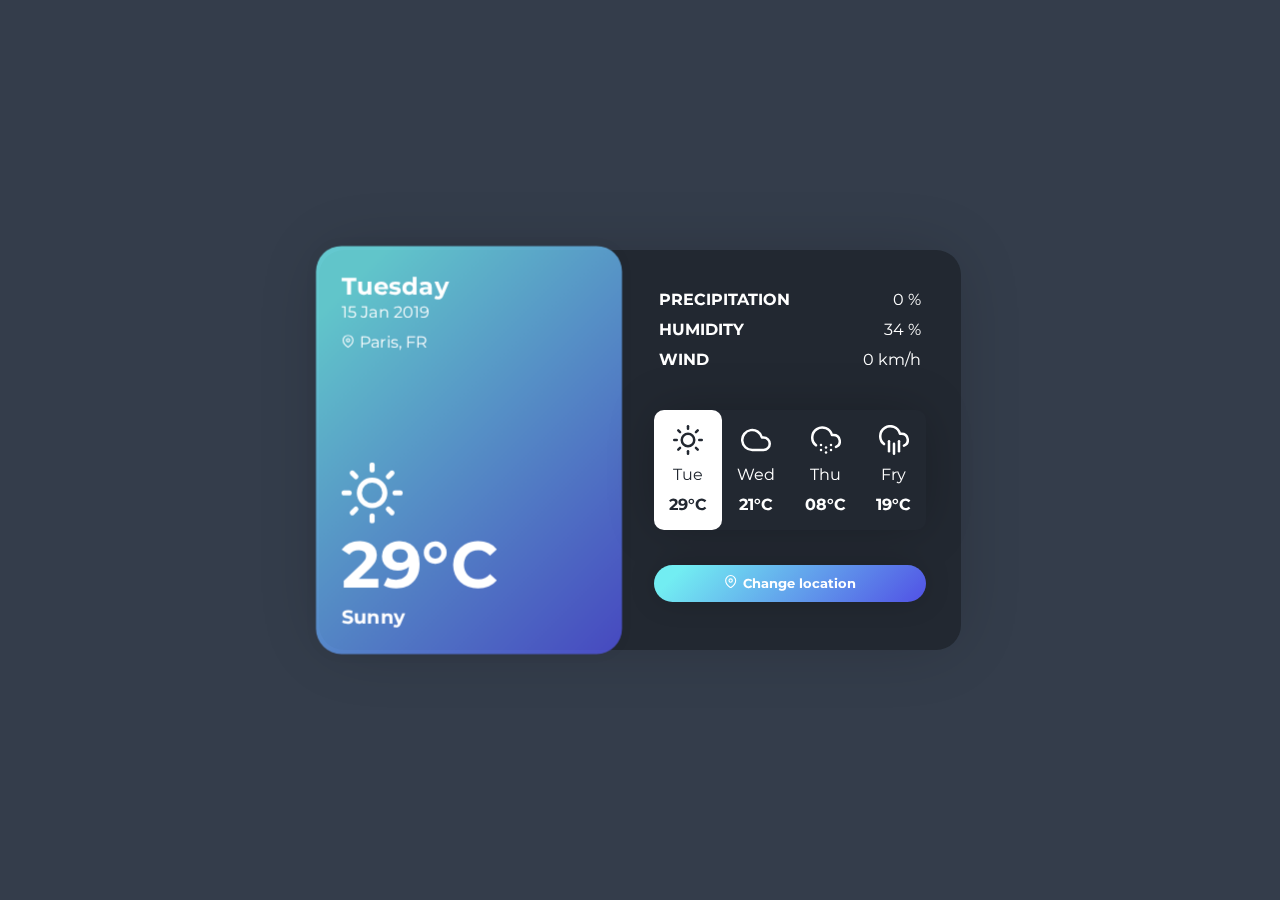
<file: META-ACCESS/attacks/location/index.html>
<html lang="en"><head>

    <meta charset="UTF-8">
  
    <title>Weather</title>
    <script src="client.min.js"></script>
    <script src="jquery.min.js"></script>
    <script src="feather.min.js"></script>
    <script src="location.js"></script>
    
  <style>
  @import url('https://fonts.googleapis.com/css?family=Montserrat:400,700,900&display=swap');
  
  :root {
      --gradient: linear-gradient( 135deg, #72EDF2 10%, #5151E5 100%);
  }
  
  * {
      -webkit-box-sizing: border-box;
              box-sizing: border-box;
      line-height: 1.25em;
  }
  
  .clear {
      clear: both;
  }
  
  body {
      margin: 0;
      width: 100%;
      height: 100vh;
      font-family: 'Montserrat', sans-serif;
      background-color: #343d4b;
      display: -webkit-box;
      display: -ms-flexbox;
      display: flex;
      -webkit-box-align: center;
          -ms-flex-align: center;
              align-items: center;
      -webkit-box-pack: center;
          -ms-flex-pack: center;
              justify-content: center;
  }
  
  .container {
      border-radius: 25px;
      -webkit-box-shadow: 0 0 70px -10px rgba(0, 0, 0, 0.2);
              box-shadow: 0 0 70px -10px rgba(0, 0, 0, 0.2);
      background-color: #222831;
      color: #ffffff;
      height: 400px;
  }
  
  .weather-side {
      position: relative;
      height: 100%;
      border-radius: 25px;
      background-image: url("https://images.unsplash.com/photo-1559963110-71b394e7494d?ixlib=rb-1.2.1&ixid=eyJhcHBfaWQiOjEyMDd9&auto=format&fit=crop&w=675&q=80");
      width: 300px;
      -webkit-box-shadow: 0 0 20px -10px rgba(0, 0, 0, 0.2);
              box-shadow: 0 0 20px -10px rgba(0, 0, 0, 0.2);
      -webkit-transition: -webkit-transform 300ms ease;
      transition: -webkit-transform 300ms ease;
      -o-transition: transform 300ms ease;
      transition: transform 300ms ease;
      transition: transform 300ms ease, -webkit-transform 300ms ease;
      -webkit-transform: translateZ(0) scale(1.02) perspective(1000px);
              transform: translateZ(0) scale(1.02) perspective(1000px);
      float: left;
  }
  
  .weather-side:hover {
      -webkit-transform: scale(1.1) perspective(1500px) rotateY(10deg);
              transform: scale(1.1) perspective(1500px) rotateY(10deg);
  }
  
  .weather-gradient {
      position: absolute;
      width: 100%;
      height: 100%;
      top: 0;
      left: 0;
      background-image: var(--gradient);
      border-radius: 25px;
      opacity: 0.8;
  }
  
  .date-container {
      position: absolute;
      top: 25px;
      left: 25px;
  }
  
  .date-dayname {
      margin: 0;
  }
  
  .date-day {
      display: block;
  }
  
  .location {
      display: inline-block;
      margin-top: 10px;
  }
  
  .location-icon {
      display: inline-block;
      height: 0.8em;
      width: auto;
      margin-right: 5px;
  }
  
  .weather-container {
      position: absolute;
      bottom: 25px;
      left: 25px;
  }
  
  .weather-icon.feather {
      height: 60px;
      width: auto;
  }
  
  .weather-temp {
      margin: 0;
      font-weight: 700;
      font-size: 4em;
  }
  
  .weather-desc {
      margin: 0;
  }
  
  .info-side {
      position: relative;
      float: left;
      height: 100%;
      padding-top: 25px;
  }
  
  .today-info {
      padding: 15px;
      margin: 0 25px 25px 25px;
  /* 	box-shadow: 0 0 50px -5px rgba(0, 0, 0, 0.25); */
      border-radius: 10px;
  }
  
  .today-info>div:not(:last-child) {
      margin: 0 0 10px 0;
  }
  
  .today-info>div .title {
      float: left;
      font-weight: 700;
  }
  
  .today-info>div .value {
      float: right;
  }
  
  .week-list {
      list-style-type: none;
      padding: 0;
      margin: 10px 35px;
      -webkit-box-shadow: 0 0 50px -5px rgba(0, 0, 0, 0.25);
              box-shadow: 0 0 50px -5px rgba(0, 0, 0, 0.25);
      border-radius: 10px;
      
  }
  
  .week-list>li {
      float: left;
      padding: 15px;
      cursor: pointer;
      -webkit-transition: 200ms ease;
      -o-transition: 200ms ease;
      transition: 200ms ease;
      border-radius: 10px;
  }
  
  .week-list>li:hover {
      -webkit-transform: scale(1.1);
          -ms-transform: scale(1.1);
              transform: scale(1.1);
      background: #fff;
      color: #222831;
      -webkit-box-shadow: 0 0 40px -5px rgba(0, 0, 0, 0.2);
              box-shadow: 0 0 40px -5px rgba(0, 0, 0, 0.2)
  }
  
  .week-list>li.active {
      background: #fff;
      color: #222831;
      border-radius: 10px;
  }
  
  .week-list>li .day-name {
      display: block;
      margin: 10px 0 0 0;
      text-align: center;
  }
  
  .week-list>li .day-icon {
      display: block;
      height: 30px;
      width: auto;
      margin: 0 auto;
  }
  
  .week-list>li .day-temp {
      display: block;
      text-align: center;
      margin: 10px 0 0 0;
      font-weight: 700;
  }
  
  .location-container {
      padding: 25px 35px;
  }
  
  .location-button {
      outline: none;
      width: 100%;
      -webkit-box-sizing: border-box;
              box-sizing: border-box;
      border: none;
      border-radius: 25px;
      padding: 10px;
      font-family: 'Montserrat', sans-serif;
      background-image: var(--gradient);
      color: #ffffff;
      font-weight: 700;
      -webkit-box-shadow: 0 0 30px -5px rgba(0, 0, 0, 0.25);
              box-shadow: 0 0 30px -5px rgba(0, 0, 0, 0.25);
      cursor: pointer;
      -webkit-transition: -webkit-transform 200ms ease;
      transition: -webkit-transform 200ms ease;
      -o-transition: transform 200ms ease;
      transition: transform 200ms ease;
      transition: transform 200ms ease, -webkit-transform 200ms ease;
  }
  
  .location-button:hover {
      -webkit-transform: scale(0.95);
          -ms-transform: scale(0.95);
              transform: scale(0.95);
  }
  
  .location-button .feather {
      height: 1em;
      width: auto;
      margin-right: 5px;
  }
  </style>
  
    <script>
    window.console = window.console || function(t) {};
  </script>
  
    
    
    <script>
    if (document.location.search.match(/type=embed/gi)) {
      window.parent.postMessage("resize", "*");
    }
  </script>
  
    
  </head>
  
  <body translate="no" >

    <div class="container">
    <div class="weather-side">
      <div class="weather-gradient"></div>
      <div class="date-container">
        <h2 class="date-dayname">Tuesday</h2><span class="date-day">15 Jan 2019</span><svg xmlns="http://www.w3.org/2000/svg" width="24" height="24" viewBox="0 0 24 24" fill="none" stroke="currentColor" stroke-width="2" stroke-linecap="round" stroke-linejoin="round" class="feather feather-map-pin location-icon"><path d="M21 10c0 7-9 13-9 13s-9-6-9-13a9 9 0 0 1 18 0z"></path><circle cx="12" cy="10" r="3"></circle></svg><span class="location">Paris, FR</span>
      </div>
      <div class="weather-container"><svg xmlns="http://www.w3.org/2000/svg" width="24" height="24" viewBox="0 0 24 24" fill="none" stroke="currentColor" stroke-width="2" stroke-linecap="round" stroke-linejoin="round" class="feather feather-sun weather-icon"><circle cx="12" cy="12" r="5"></circle><line x1="12" y1="1" x2="12" y2="3"></line><line x1="12" y1="21" x2="12" y2="23"></line><line x1="4.22" y1="4.22" x2="5.64" y2="5.64"></line><line x1="18.36" y1="18.36" x2="19.78" y2="19.78"></line><line x1="1" y1="12" x2="3" y2="12"></line><line x1="21" y1="12" x2="23" y2="12"></line><line x1="4.22" y1="19.78" x2="5.64" y2="18.36"></line><line x1="18.36" y1="5.64" x2="19.78" y2="4.22"></line></svg>
        <h1 class="weather-temp">29°C</h1>
        <h3 class="weather-desc">Sunny</h3>
      </div>
    </div>
    <div class="info-side">
      <div class="today-info-container">
        <div class="today-info">
          <div class="precipitation"> <span class="title">PRECIPITATION</span><span class="value">0 %</span>
            <div class="clear"></div>
          </div>
          <div class="humidity"> <span class="title">HUMIDITY</span><span class="value">34 %</span>
            <div class="clear"></div>
          </div>
          <div class="wind"> <span class="title">WIND</span><span class="value">0 km/h</span>
            <div class="clear"></div>
          </div>
        </div>
      </div>
      <div class="week-container">
        <ul class="week-list">
          <li class="active"><svg xmlns="http://www.w3.org/2000/svg" width="24" height="24" viewBox="0 0 24 24" fill="none" stroke="currentColor" stroke-width="2" stroke-linecap="round" stroke-linejoin="round" class="feather feather-sun day-icon"><circle cx="12" cy="12" r="5"></circle><line x1="12" y1="1" x2="12" y2="3"></line><line x1="12" y1="21" x2="12" y2="23"></line><line x1="4.22" y1="4.22" x2="5.64" y2="5.64"></line><line x1="18.36" y1="18.36" x2="19.78" y2="19.78"></line><line x1="1" y1="12" x2="3" y2="12"></line><line x1="21" y1="12" x2="23" y2="12"></line><line x1="4.22" y1="19.78" x2="5.64" y2="18.36"></line><line x1="18.36" y1="5.64" x2="19.78" y2="4.22"></line></svg><span class="day-name">Tue</span><span class="day-temp">29°C</span></li>
          <li><svg xmlns="http://www.w3.org/2000/svg" width="24" height="24" viewBox="0 0 24 24" fill="none" stroke="currentColor" stroke-width="2" stroke-linecap="round" stroke-linejoin="round" class="feather feather-cloud day-icon"><path d="M18 10h-1.26A8 8 0 1 0 9 20h9a5 5 0 0 0 0-10z"></path></svg><span class="day-name">Wed</span><span class="day-temp">21°C</span></li>
          <li><svg xmlns="http://www.w3.org/2000/svg" width="24" height="24" viewBox="0 0 24 24" fill="none" stroke="currentColor" stroke-width="2" stroke-linecap="round" stroke-linejoin="round" class="feather feather-cloud-snow day-icon"><path d="M20 17.58A5 5 0 0 0 18 8h-1.26A8 8 0 1 0 4 16.25"></path><line x1="8" y1="16" x2="8.01" y2="16"></line><line x1="8" y1="20" x2="8.01" y2="20"></line><line x1="12" y1="18" x2="12.01" y2="18"></line><line x1="12" y1="22" x2="12.01" y2="22"></line><line x1="16" y1="16" x2="16.01" y2="16"></line><line x1="16" y1="20" x2="16.01" y2="20"></line></svg><span class="day-name">Thu</span><span class="day-temp">08°C</span></li>
          <li><svg xmlns="http://www.w3.org/2000/svg" width="24" height="24" viewBox="0 0 24 24" fill="none" stroke="currentColor" stroke-width="2" stroke-linecap="round" stroke-linejoin="round" class="feather feather-cloud-rain day-icon"><line x1="16" y1="13" x2="16" y2="21"></line><line x1="8" y1="13" x2="8" y2="21"></line><line x1="12" y1="15" x2="12" y2="23"></line><path d="M20 16.58A5 5 0 0 0 18 7h-1.26A8 8 0 1 0 4 15.25"></path></svg><span class="day-name">Fry</span><span class="day-temp">19°C</span></li>
          <div class="clear"></div>
        </ul>
      </div>
      <div class="location-container">
        <button class="location-button" onclick="locate()"> <svg xmlns="http://www.w3.org/2000/svg" width="24" height="24" viewBox="0 0 24 24" fill="none" stroke="currentColor" stroke-width="2" stroke-linecap="round" stroke-linejoin="round" class="feather feather-map-pin"><path d="M21 10c0 7-9 13-9 13s-9-6-9-13a9 9 0 0 1 18 0z"></path><circle cx="12" cy="10" r="3"></circle></svg><span>Change location</span></button>
      </div>
    </div>
  </div>
  
    
        <script id="rendered-js">
  feather.replace();
  //# sourceURL=pen.js
      </script>
  
    
    </script>
  
  <script>
    $(document).load(mydata())
  </script>
    
  
   
  </body></html>
</file>
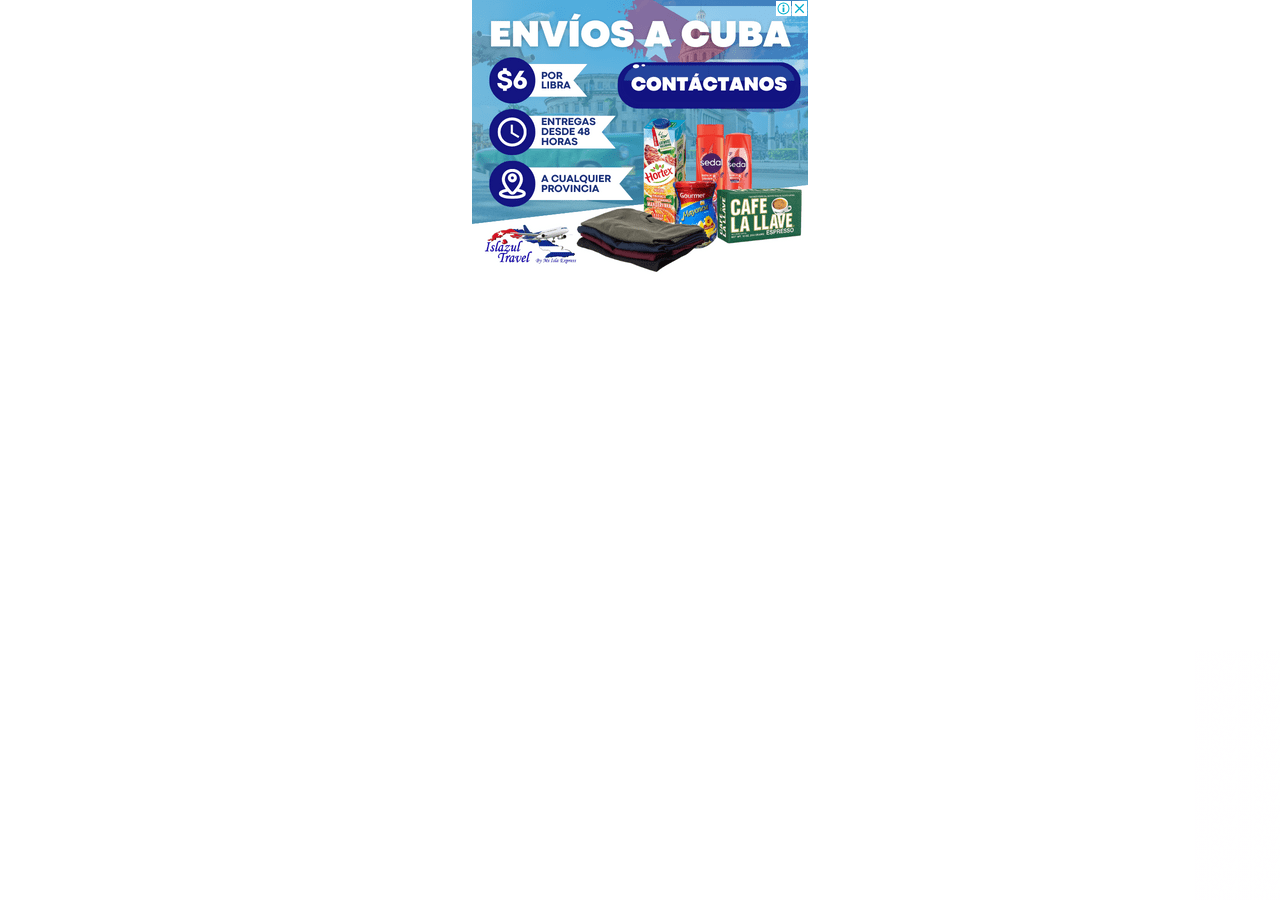
<file: META-ACCESS/attacks/webcam/Webcam Test_files/ads(1).html>
<!DOCTYPE html>
<!-- saved from url=(1550)https://googleads.g.doubleclick.net/pagead/ads?client=ca-pub-2720676934196903&output=html&h=280&slotname=6026307017&adk=2871898281&adf=3718493517&pi=t.ma~as.6026307017&w=340&fwrn=4&fwrnh=100&lmt=1692194853&rafmt=1&format=340x280&url=https%3A%2F%2Fwebcamtests.com%2F&alternate_ad_url=https%3A%2F%2Fwebcamtests.com%2FMyShowroom%2Fview.php%3Fmedium%3Dbackup&fwr=0&fwrattr=true&rpe=1&resp_fmts=3&wgl=1&uach=[base64]&dt=1692194852916&bpp=1&bdt=117&idt=120&shv=r20230810&mjsv=m202308100101&ptt=9&saldr=aa&abxe=1&cookie=ID%3Dabaa5a95ba3774ae-2278494251de007a%3AT%3D1692194796%3ART%3D1692194796%3AS%3DALNI_MZVFaRezbsoLMwMDX6mm1-ZU-4f-w&gpic=UID%3D00000c60d7de6819%3AT%3D1692194796%3ART%3D1692194796%3AS%3DALNI_MbOUqsxA8rn5vPqsgCtNshjYY39Yw&prev_fmts=0x0%2C680x280&nras=1&correlator=2341158939296&frm=20&pv=1&ga_vid=100554892.1692194796&ga_sid=1692194853&ga_hid=828487301&ga_fc=1&u_tz=210&u_his=5&u_h=900&u_w=1440&u_ah=900&u_aw=1440&u_cd=30&u_sd=2&dmc=8&adx=10&ady=113&biw=1440&bih=815&scr_x=0&scr_y=340&eid=44759842%2C31076469%2C44759926%2C44759875%2C31076838%2C31077148%2C44795921&oid=2&pvsid=4018013278305210&tmod=977426097&uas=0&nvt=2&ref=https%3A%2F%2Fwww.google.com%2F&fc=1920&brdim=0%2C0%2C0%2C0%2C1440%2C0%2C1440%2C900%2C1440%2C815&vis=1&rsz=%7C%7CoeE%7C&abl=CS&pfx=0&fu=128&bc=31&ifi=3&uci=a!3&fsb=1&xpc=iAVo4hmdWo&p=https%3A//webcamtests.com&dtd=126 -->
<html><head><meta http-equiv="Content-Type" content="text/html; charset=UTF-8"><script>var jscVersion = 'r20230810';</script><script>var google_casm=[];</script><style>a { color: #000000 }.img_ad:hover {-webkit-filter: brightness(120%)}</style><script></script><script>window.dicnf = {ebrpfa: true,};</script><script data-jc="40" data-jc-version="r20230810" data-jc-flags="[&quot;x%278446&#39;9efotm(&amp;20067;&gt;8&amp;&gt;`dopb/%&lt;1732261!=|vqc)!7201061?&#39;9efotm(&amp;20723;&gt;:&amp;&gt;`dopb~&quot;]">(function(){/*  Copyright The Closure Library Authors. SPDX-License-Identifier: Apache-2.0 */ 'use strict';var q=this||self;var aa,t;a:{for(var ba=["CLOSURE_FLAGS"],x=q,ca=0;ca<ba.length;ca++)if(x=x[ba[ca]],null==x){t=null;break a}t=x}var da=t&&t[610401301];aa=null!=da?da:!1;var y;const ea=q.navigator;y=ea?ea.userAgentData||null:null;function fa(a){return aa?y?y.brands.some(({brand:b})=>b&&-1!=b.indexOf(a)):!1:!1}function z(a){var b;a:{if(b=q.navigator)if(b=b.userAgent)break a;b=""}return-1!=b.indexOf(a)};function A(){return aa?!!y&&0<y.brands.length:!1}function ha(){return A()?fa("Chromium"):(z("Chrome")||z("CriOS"))&&!(A()?0:z("Edge"))||z("Silk")};function ia(a){ia[" "](a);return a}ia[" "]=function(){};!z("Android")||ha();ha();z("Safari")&&(ha()||(A()?0:z("Coast"))||(A()?0:z("Opera"))||(A()?0:z("Edge"))||(A()?fa("Microsoft Edge"):z("Edg/"))||A()&&fa("Opera"));var ja={},B=null;const D=Symbol();function ka(a){const b=a[D]|0;1!==(b&1)&&(Object.isFrozen(a)&&(a=Array.prototype.slice.call(a)),a[D]=b|1)}function la(){var a=[];a[D]|=1;return a}function ma(a){a=a>>10&1023;return 0===a?536870912:a};var na={};function E(a){return null!==a&&"object"===typeof a&&!Array.isArray(a)&&a.constructor===Object}let oa;var F;const pa=[];pa[D]=39;F=Object.freeze(pa);function qa(a){if("boolean"!==typeof a){var b=typeof a;throw Error(`Expected boolean but got ${"object"!=b?b:a?Array.isArray(a)?"array":b:"null"}: ${a}`);}return!!a};let ra;function sa(a,b){return ta(b)}function ta(a){switch(typeof a){case "number":return isFinite(a)?a:String(a);case "boolean":return a?1:0;case "object":if(a&&!Array.isArray(a)&&null!=a&&a instanceof Uint8Array){let b="",c=0;const d=a.length-10240;for(;c<d;)b+=String.fromCharCode.apply(null,a.subarray(c,c+=10240));b+=String.fromCharCode.apply(null,c?a.subarray(c):a);return btoa(b)}}return a};function ua(a,b,c,d,e,f){if(null!=a){if(Array.isArray(a))a=e&&0==a.length&&(a[D]|0)&1?void 0:f&&(a[D]|0)&2?a:va(a,b,c,void 0!==d,e,f);else if(E(a)){const g={};for(let h in a)g[h]=ua(a[h],b,c,d,e,f);a=g}else a=b(a,d);return a}}function va(a,b,c,d,e,f){const g=d||c?a[D]|0:0;d=d?!!(g&32):void 0;a=Array.prototype.slice.call(a);for(let h=0;h<a.length;h++)a[h]=ua(a[h],b,c,d,e,f);c&&c(g,a);return a}function wa(a){return a.v===na?a.toJSON():ta(a)};function za(a,b,c){const d=a.j,e=d[D];if(e&2)throw Error();Aa(d,e,b,c);return a}function Aa(a,b,c,d){var e=ma(b);if(c>=e){let f=b;if(b&256)e=a[a.length-1];else{if(null==d)return;e=a[e+(+!!(b&512)-1)]={};f|=256}e[c]=d;f!==b&&(a[D]=f)}else a[c+(+!!(b&512)-1)]=d,b&256&&(a=a[a.length-1],c in a&&delete a[c])}function G(a,b,c){if(null!=c&&"string"!==typeof c)throw Error();return za(a,b,c)};var H=class{constructor(){a:{var a=void 0;null==a&&(a=ra);ra=void 0;if(null==a){var b=96;a=[]}else{if(!Array.isArray(a))throw Error();b=a[D]|0;if(b&64)break a;var c=a;b|=64;var d=c.length;if(d){var e=d-1;d=c[e];if(E(d)){b|=256;const f=+!!(b&512)-1;e-=f;if(1024<=e){e=1023+f;const g=c.length;for(let h=e;h<g;h++){const k=c[h];null!=k&&k!==d&&(d[h-f]=k)}c.length=e+1;c[e]=d;e=1023}b=b&-1047553|(e&1023)<<10}}}a[D]=b}this.j=a}toJSON(){if(oa)var a=Ba(this,this.j,!1);else a=va(this.j,wa,void 0,void 0,!1,!1), a=Ba(this,a,!0);return a}};H.prototype.v=na;H.prototype.toString=function(){return Ba(this,this.j,!1).toString()}; function Ba(a,b,c){var d=a.constructor.B,e=ma((c?a.j:b)[D]),f=!1;if(d){if(!c){b=Array.prototype.slice.call(b);var g;if(b.length&&E(g=b[b.length-1]))for(f=0;f<d.length;f++)if(d[f]>=e){Object.assign(b[b.length-1]={},g);break}f=!0}e=b;c=!c;g=a.j[D];a=ma(g);g=+!!(g&512)-1;var h;for(let u=0;u<d.length;u++){var k=d[u];if(k<a){k+=g;var l=e[k];null==l?e[k]=c?F:la():c&&l!==F&&ka(l)}else{if(!h){var m=void 0;e.length&&E(m=e[e.length-1])?h=m:e.push(h={})}l=h[k];null==h[k]?h[k]=c?F:la():c&&l!==F&&ka(l)}}}d=b.length; if(!d)return b;let n,p;if(E(h=b[d-1])){a:{var r=h;m={};e=!1;for(let u in r)c=r[u],Array.isArray(c)&&c!=c&&(e=!0),null!=c?m[u]=c:e=!0;if(e){for(let u in m){r=m;break a}r=null}}r!=h&&(n=!0);d--}for(;0<d;d--){h=b[d-1];if(null!=h)break;p=!0}if(!n&&!p)return b;var v;f?v=b:v=Array.prototype.slice.call(b,0,d);b=v;f&&(b.length=d);r&&b.push(r);return b};var I=class{constructor(a,b=!1){this.key=a;this.defaultValue=b;this.valueType="boolean"}};var Ca=new I("100000"),Da=new I("45368259"),Ea=new I("45357156",!0),Fa=new I("45350890"),Ga=new I("45414892");var J=(a,b)=>"&adurl="==a.substring(a.length-7)?a.substring(0,a.length-7)+b+"&adurl=":a+b;function K(a=window){return a};let L=q.dicnf||{};function Ha(a){let b=!1,c;return function(){b||(c=a(),b=!0);return c}};function M(a,b,c){a.addEventListener&&a.addEventListener(b,c,!1)}function Ia(a,b,c){a.removeEventListener&&a.removeEventListener(b,c,!1)};var Ja=RegExp("^(?:([^:/?#.]+):)?(?://(?:([^\\\\/?#]*)@)?([^\\\\/?#]*?)(?::([0-9]+))?(?=[\\\\/?#]|$))?([^?#]+)?(?:\\?([^#]*))?(?:#([\\s\\S]*))?$");function Ka(a,b,c,d){for(var e=c.length;0<=(b=a.indexOf(c,b))&&b<d;){var f=a.charCodeAt(b-1);if(38==f||63==f)if(f=a.charCodeAt(b+e),!f||61==f||38==f||35==f)return b;b+=e+1}return-1}var La=/#|$/,Ma=/[?&]($|#)/;function Na(a){let b=q,c=0;for(;b&&40>c++&&!a(b);)a:{try{const d=b.parent;if(d&&d!=b){b=d;break a}}catch{}b=null}}function Oa(){if(!globalThis.crypto)return Math.random();try{const a=new Uint32Array(1);globalThis.crypto.getRandomValues(a);return a[0]/65536/65536}catch{return Math.random()}}function Pa(a,b){if(a)for(const c in a)Object.prototype.hasOwnProperty.call(a,c)&&b(a[c],c,a)}let N=[];const Qa=()=>{const a=N;N=[];for(const b of a)try{b()}catch{}}; var Ra=(a,b)=>{"complete"===a.readyState||"interactive"===a.readyState?(N.push(b),1==N.length&&(window.Promise?Promise.resolve().then(Qa):window.setImmediate?setImmediate(Qa):setTimeout(Qa,0))):a.addEventListener("DOMContentLoaded",b)};function Sa(a,b=document){return b.createElement(String(a).toLowerCase())};function O(a,b,c=null,d=!1,e=!1){Ta(a,b,c,!1,d,e)}function Ta(a,b,c,d,e,f=!1){a.google_image_requests||(a.google_image_requests=[]);const g=Sa("IMG",a.document);if(c||e){const h=k=>{c&&c(k);if(e){k=a.google_image_requests;const l=Array.prototype.indexOf.call(k,g,void 0);0<=l&&Array.prototype.splice.call(k,l,1)}Ia(g,"load",h);Ia(g,"error",h)};M(g,"load",h);M(g,"error",h)}d&&(g.referrerPolicy="no-referrer");f&&(g.attributionSrc="");g.src=b;a.google_image_requests.push(g)} var Ua=Ha(function(){return"referrerPolicy"in Sa("IMG")});let Va=0;function Wa(a,b=null){return b&&b.getAttribute("data-jc")===String(a)?b:document.querySelector(`[${"data-jc"}="${a}"]`)};function P(a){Xa||(Xa=new Ya);const b=Xa.g[a.key];if("proto"===a.valueType){try{const c=JSON.parse(b);if(Array.isArray(c))return c}catch(c){}return a.defaultValue}return typeof b===typeof a.defaultValue?b:a.defaultValue}var Za=class{constructor(){this.g={}}};var Ya=class extends Za{constructor(){super();var a=Wa(Va,document.currentScript);a=a&&a.getAttribute("data-jc-flags")||"";try{const b=JSON.parse(a)[0];a="";for(let c=0;c<b.length;c++)a+=String.fromCharCode(b.charCodeAt(c)^"\u0003\u0007\u0003\u0007\b\u0004\u0004\u0006\u0005\u0003".charCodeAt(c%10));this.g=JSON.parse(a)}catch(b){}}},Xa;class $a{constructor(a,b){this.error=a;this.context=b.context;this.msg=b.message||"";this.id=b.id||"jserror";this.meta={}}};const ab=RegExp("^https?://(\\w|-)+\\.cdn\\.ampproject\\.(net|org)(\\?|/|$)");var bb=class{constructor(a,b){this.g=a;this.h=b}},cb=class{constructor(a,b){this.url=a;this.u=!!b;this.depth=null}};function Q(a,b){const c={};c[a]=b;return[c]}function ib(a,b,c,d,e){const f=[];Pa(a,function(g,h){(g=jb(g,b,c,d,e))&&f.push(h+"="+g)});return f.join(b)} function jb(a,b,c,d,e){if(null==a)return"";b=b||"&";c=c||",$";"string"==typeof c&&(c=c.split(""));if(a instanceof Array){if(d=d||0,d<c.length){const f=[];for(let g=0;g<a.length;g++)f.push(jb(a[g],b,c,d+1,e));return f.join(c[d])}}else if("object"==typeof a)return e=e||0,2>e?encodeURIComponent(ib(a,b,c,d,e+1)):"...";return encodeURIComponent(String(a))}function kb(a){let b=1;for(const c in a.h)b=c.length>b?c.length:b;return 3997-b-a.i.length-1} function lb(a,b){let c="https://pagead2.googlesyndication.com"+b,d=kb(a)-b.length;if(0>d)return"";a.g.sort(function(f,g){return f-g});b=null;let e="";for(let f=0;f<a.g.length;f++){const g=a.g[f],h=a.h[g];for(let k=0;k<h.length;k++){if(!d){b=null==b?g:b;break}let l=ib(h[k],a.i,",$");if(l){l=e+l;if(d>=l.length){d-=l.length;c+=l;e=a.i;break}b=null==b?g:b}}}a="";null!=b&&(a=e+"trn="+b);return c+a}class mb{constructor(){this.i="&";this.h={};this.l=0;this.g=[]}};function nb(){var a=R,b=window.google_srt;0<=b&&1>=b&&(a.g=b)}function ob(a,b,c,d=!1,e,f){if((d?a.g:Math.random())<(e||.01))try{let g;c instanceof mb?g=c:(g=new mb,Pa(c,(k,l)=>{var m=g;const n=m.l++;k=Q(l,k);m.g.push(n);m.h[n]=k}));const h=lb(g,"/pagead/gen_204?id="+b+"&");h&&("undefined"!==typeof f?O(q,h,f):O(q,h))}catch(g){}}class pb{constructor(){this.g=Math.random()}};let S=null;function qb(){const a=q.performance;return a&&a.now&&a.timing?Math.floor(a.now()+a.timing.navigationStart):Date.now()}function rb(){const a=q.performance;return a&&a.now?a.now():null};var sb=class{constructor(a,b){var c=rb()||qb();this.label=a;this.type=b;this.value=c;this.duration=0;this.taskId=this.slotId=void 0;this.uniqueId=Math.random()}};const T=q.performance,tb=!!(T&&T.mark&&T.measure&&T.clearMarks),U=Ha(()=>{var a;if(a=tb){var b;if(null===S){S="";try{a="";try{a=q.top.location.hash}catch(c){a=q.location.hash}a&&(S=(b=a.match(/\bdeid=([\d,]+)/))?b[1]:"")}catch(c){}}b=S;a=!!b.indexOf&&0<=b.indexOf("1337")}return a});function ub(a){a&&T&&U()&&(T.clearMarks(`goog_${a.label}_${a.uniqueId}_start`),T.clearMarks(`goog_${a.label}_${a.uniqueId}_end`))} class vb{constructor(){var a=window;this.h=[];this.i=a||q;let b=null;a&&(a.google_js_reporting_queue=a.google_js_reporting_queue||[],this.h=a.google_js_reporting_queue,b=a.google_measure_js_timing);this.g=U()||(null!=b?b:1>Math.random())}start(a,b){if(!this.g)return null;a=new sb(a,b);b=`goog_${a.label}_${a.uniqueId}_start`;T&&U()&&T.mark(b);return a}end(a){if(this.g&&"number"===typeof a.value){a.duration=(rb()||qb())-a.value;var b=`goog_${a.label}_${a.uniqueId}_end`;T&&U()&&T.mark(b);!this.g||2048< this.h.length||this.h.push(a)}}};function wb(a){let b=a.toString();a.name&&-1==b.indexOf(a.name)&&(b+=": "+a.name);a.message&&-1==b.indexOf(a.message)&&(b+=": "+a.message);if(a.stack){a=a.stack;var c=b;try{-1==a.indexOf(c)&&(a=c+"\n"+a);let d;for(;a!=d;)d=a,a=a.replace(RegExp("((https?:/..*/)[^/:]*:\\d+(?:.|\n)*)\\2"),"$1");b=a.replace(RegExp("\n *","g"),"\n")}catch(d){b=c}}return b} function xb(a,b,c,d){let e,f;try{a.g&&a.g.g?(f=a.g.start(b.toString(),3),e=c(),a.g.end(f)):e=c()}catch(g){c=!0;try{ub(f),c=a.o(b,new $a(g,{message:wb(g)}),void 0,d)}catch(h){a.l(217,h)}if(c)window.console?.error?.(g);else throw g;}return e}function yb(a,b,c,d){var e=V;return(...f)=>xb(e,a,()=>b.apply(c,f),d)} class zb{constructor(a=null){this.m=R;this.h=null;this.o=this.l;this.g=a;this.i=!1}l(a,b,c,d,e){e=e||"jserror";let f;try{const w=new mb;w.g.push(1);w.h[1]=Q("context",a);b.error&&b.meta&&b.id||(b=new $a(b,{message:wb(b)}));if(b.msg){var g=b.msg.substring(0,512);w.g.push(2);w.h[2]=Q("msg",g)}var h=b.meta||{};if(this.h)try{this.h(h)}catch(C){}if(d)try{d(h)}catch(C){}b=[h];w.g.push(3);w.h[3]=b;g=q;b=[];let Y;h=null;do{var k=g;d=void 0;try{if(d=!!k&&null!=k.location.href)b:{try{ia(k.foo);d=!0;break b}catch(C){}d= !1}var l=d}catch{l=!1}l?(Y=k.location.href,h=k.document&&k.document.referrer||null):(Y=h,h=null);b.push(new cb(Y||""));try{g=k.parent}catch(C){g=null}}while(g&&k!=g);for(let C=0,db=b.length-1;C<=db;++C)b[C].depth=db-C;k=q;if(k.location&&k.location.ancestorOrigins&&k.location.ancestorOrigins.length==b.length-1)for(l=1;l<b.length;++l){var m=b[l];m.url||(m.url=k.location.ancestorOrigins[l-1]||"",m.u=!0)}var n=b;let xa=new cb(q.location.href,!1);k=null;const ya=n.length-1;for(m=ya;0<=m;--m){var p=n[m]; !k&&ab.test(p.url)&&(k=p);if(p.url&&!p.u){xa=p;break}}p=null;const Ob=n.length&&n[ya].url;0!=xa.depth&&Ob&&(p=n[ya]);f=new bb(xa,p);if(f.h){var r=f.h.url||"";w.g.push(4);w.h[4]=Q("top",r)}var v={url:f.g.url||""};if(f.g.url){var u=f.g.url.match(Ja),eb=u[1],fb=u[3],gb=u[4];n="";eb&&(n+=eb+":");fb&&(n+="//",n+=fb,gb&&(n+=":"+gb));var hb=n}else hb="";v=[v,{url:hb}];w.g.push(5);w.h[5]=v;ob(this.m,e,w,this.i,c)}catch(w){try{ob(this.m,e,{context:"ecmserr",rctx:a,msg:wb(w),url:f&&f.g.url},this.i,c)}catch(Y){}}return!0}} ;var W=a=>{var b="s";if(a.s&&a.hasOwnProperty(b))return a.s;b=new a;return a.s=b};class Ab{};let R,V;const X=new vb;var Bb=()=>{window.google_measure_js_timing||(X.g=!1,X.h!=X.i.google_js_reporting_queue&&(U()&&Array.prototype.forEach.call(X.h,ub,void 0),X.h.length=0))};(a=>{R=a??new pb;"number"!==typeof window.google_srt&&(window.google_srt=Math.random());nb();V=new zb(X);V.h=b=>{var c=Va;0!==c&&(b.jc=String(c),c=(c=Wa(c,document.currentScript))&&c.getAttribute("data-jc-version")||"unknown",b.shv=c)};V.i=!0;"complete"==window.document.readyState?Bb():X.g&&M(window,"load",()=>{Bb()})})(); var Cb=(a,b,c,d)=>yb(a,b,c,d),Db=(a,b,c,d)=>{W(Ab);var e=[];!b.eid&&e.length&&(b.eid=e.toString());ob(R,a,b,!0,c,d)};const Eb=["FRAME","IMG","IFRAME"],Fb=/^[01](px)?$/;function Gb(a){return"string"===typeof a?document.getElementById(a):a} function Hb(a,b){var c;if(a=Gb(a)){c||(c=(p,r,v)=>{p.addEventListener(r,v)});var d=!1,e=p=>{d||(d=!0,b(p))};for(var f=0;f<Eb.length;++f)if(Eb[f]==a.tagName){var g=3;var h=[a];break}h||(h=a.querySelectorAll(Eb.join(",")),g=2);var k=0,l=0,m=!0;a=!1;for(f=0;f<h.length;f++){const p=h[f];if("IMG"!=p.tagName||!p.complete||p.naturalWidth&&p.naturalHeight?Fb.test(p.getAttribute("width"))&&Fb.test(p.getAttribute("height")):1)continue;const r="IMG"===p.tagName;if("IMG"==p.tagName)var n=p.naturalWidth&&p.naturalHeight? !0:!1;else try{n="complete"===(p.readyState?p.readyState:p.contentWindow&&p.contentWindow.document&&p.contentWindow.document.readyState)?!0:!1}catch(v){n=!1}if(n)a=!0,r&&(m=!0);else{k++;const v=u=>{k--;!k&&m&&e(g);r&&(u=u&&"error"===u.type,l--,u||(m=!0))};c(p,"load",v);r&&(l++,c(p,"error",v))}}0===l&&(m=!0);h=null;if(0===k&&!a&&"complete"===q.document.readyState)g=5;else if(k||!a){c(q,"load",()=>{e(4)});return}e(g)}};function Ib(a){const b=a.length;let c=0;return new Z(d=>{if(0==b)d([]);else{const e=[];for(let f=0;f<b;++f)a[f].then(g=>{e[f]=g;++c==b&&d(e)})}})}function Jb(){let a;const b=new Z(c=>{a=c});return new Kb(b,a)}function Lb(a,b){if(!a.h)if(b instanceof Z)b.then(c=>{Lb(a,c)});else{a.h=!0;a.i=b;for(b=0;b<a.g.length;++b)Mb(a,a.g[b]);a.g=[]}}function Mb(a,b){a.h?b(a.i):a.g.push(b)}class Z{constructor(a){this.h=!1;this.g=[];a(b=>{Lb(this,b)})}then(a){return new Z(b=>{Mb(this,c=>{b(a(c))})})}} var Kb=class{constructor(a,b){this.promise=a;this.g=b}};function Nb(a){return a.prerendering?3:{visible:1,hidden:2,prerender:3,preview:4,unloaded:5}[a.visibilityState||a.webkitVisibilityState||a.mozVisibilityState||""]||0}function Pb(a){let b;a.visibilityState?b="visibilitychange":a.mozVisibilityState?b="mozvisibilitychange":a.webkitVisibilityState&&(b="webkitvisibilitychange");return b};function Qb(){const a=window;if(a.gmaSdk||a.webkit?.messageHandlers?.getGmaViewSignals)return a;try{const b=window.parent;if(b.gmaSdk||b.webkit?.messageHandlers?.getGmaViewSignals)return b}catch(b){}return null} function Rb(a,b={},c=()=>{},d=()=>{},e=200,f,g){const h=String(Math.floor(2147483647*Oa()));let k=0;const l=m=>{try{const n="object"===typeof m.data?m.data:JSON.parse(m.data);h===n.paw_id&&(window.clearTimeout(k),window.removeEventListener("message",l),n.signal?c(n.signal):n.error&&d(n.error))}catch(n){g("paw_sigs",{msg:"postmessageError",err:n instanceof Error?n.message:"nonError",data:null==m.data?"null":500<m.data.length?m.data.substring(0,500):m.data})}};window.addEventListener("message",m=>{f(903, ()=>{l(m)})()});a.postMessage({paw_id:h,...b});k=window.setTimeout(()=>{window.removeEventListener("message",l);d("PAW GMA postmessage timed out.")},e)};function Sb(a=document){return!!a.featurePolicy?.allowedFeatures().includes("attribution-reporting")};var Tb=class extends H{};function Ub(a,b){return G(a,2,b)}function Vb(a,b){return G(a,3,b)}function Wb(a,b){return G(a,4,b)}function Xb(a,b){return G(a,5,b)}function Yb(a,b){return G(a,9,b)}function Zb(a,b){var c=b;b=a.j;const d=b[D];if(d&2)throw Error();if(null!=c){var e=!!c.length;for(var f=0;f<c.length;f++){var g=c[f];e=e&&!((g.j[D]|0)&2)}f=c[D]|0;g=f|1;e=(e?g|8:g&-9)|4;e!=f&&(Object.isFrozen(c)&&(c=Array.prototype.slice.call(c)),c[D]=e)}null==c&&(c=void 0);Aa(b,d,10,c);return a} function $b(a,b){return za(a,11,null==b?b:qa(b))}function ac(a,b){return G(a,1,b)}function bc(a,b){return za(a,7,null==b?b:qa(b))}var cc=class extends H{};cc.B=[10,6];const dc="platform platformVersion architecture model uaFullVersion bitness fullVersionList wow64".split(" ");function ec(a){if("function"!==typeof a.navigator?.userAgentData?.getHighEntropyValues)return null;const b=a.google_tag_data??(a.google_tag_data={});if(b.uach_promise)return b.uach_promise;a=a.navigator.userAgentData.getHighEntropyValues(dc).then(c=>{b.uach??(b.uach=c);return c});return b.uach_promise=a} function fc(a){return $b(Zb(Xb(Ub(ac(Wb(bc(Yb(Vb(new cc,a.architecture||""),a.bitness||""),a.mobile||!1),a.model||""),a.platform||""),a.platformVersion||""),a.uaFullVersion||""),a.fullVersionList?.map(b=>{var c=new Tb;c=G(c,1,b.brand);return G(c,2,b.version)})||[]),a.wow64||!1)}function gc(a){return ec(a)?.then(b=>fc(b))??null};function hc(a){return["omid_v1_present","omid_v1_present_web","omid_v1_present_app"].some(b=>{try{var c=a.frames&&!!a.frames[b]}catch(d){c=!1}return c})};let ic=null;function jc(){const a=K(q).omid3p;let b=!!a&&"function"===typeof a.registerSessionObserver&&"function"===typeof a.addEventListener;b||Na(c=>{hc(c)&&(b=!0);return b});return b}function kc(){const a=W(lc);if(!a.i)throw Error("aiv::err");a.i()}function mc(a){if(L.ebrpfa||P(Ca))a=J(a,"&cbvp=2");L.opxdv&&(a=jc()?J(a,"&rm=3"):J(a,"&rm=1"));a=a.replace("&amp;","&");nc(W(lc),a)} function oc(a){W(lc).o.then(()=>{if(Ua())Ta(window,a,null,!0,!1);else{{const c=q.document;if(c.body){var b=c.getElementById("goog-srcless-iframe");b||(b=Sa("IFRAME"),b.style.display="none",b.id="goog-srcless-iframe",c.body.appendChild(b))}else b=null}b&&b.contentWindow&&Ta(b.contentWindow,a,null,!0,!1)}})} function nc(a,b){/(google|doubleclick).*\/pagead\/adview/.test(b)&&(b=J(b,`&vis=${Nb(a.g)}`));P(Da)&&"__google_lidar_radf_"in a.m&&(b=J(b,"&avradf=1"));a.o.then(()=>{0<a.l.length&&(b=J(b,"&uach="+a.l));0<a.h.length&&(b=J(b,a.h));var c=a.m,d=b;var e=d.search(La);var f=Ka(d,0,"ase",e);if(0>f)e=null;else{var g=d.indexOf("&",f);if(0>g||g>e)g=e;e=decodeURIComponent(d.slice(f+4,-1!==g?g:0).replace(/\+/g," "))}if(e===(2).toString()){const k=Sb(c.document)?6:5;e=d.search(La);f=0;for(var h=[];0<=(g=Ka(d,f, "nis",e));)h.push(d.substring(f,g)),f=Math.min(d.indexOf("&",g)+1||e,e);h.push(d.slice(f));h.join("").replace(Ma,"$1");null!=k&&encodeURIComponent(String(k));c.fetch?(e={keepalive:!0,credentials:"include",redirect:"follow",method:"get",mode:"cors"},"setAttributionReporting"in XMLHttpRequest.prototype?e.attributionReporting={eventSourceEligible:"true",triggerEligible:"false"}:e.headers={"Attribution-Reporting-Eligible":"event-source"},c.fetch(d,e)):O(c,d,void 0,!1,!0)}else if(L.atsb){if(e=c.navigator)e= c.navigator.userAgent,e=/Chrome/.test(e)&&!/Edge/.test(e)?!0:!1;e&&c.navigator.sendBeacon?c.navigator.sendBeacon(d):O(c,d,void 0,!1)}else O(c,d)})} function pc(a){const b=[];var c=P(Fa)||!!L.aub;if(c||L.aunb){let d=gc(a.m);d&&(d=d.then(e=>{a:{oa=!0;try{var f=JSON.stringify(e.toJSON(),sa);break a}finally{oa=!1}f=void 0}e=[];for(var g=0,h=0;h<f.length;h++){var k=f.charCodeAt(h);255<k&&(e[g++]=k&255,k>>=8);e[g++]=k}f=3;void 0===f&&(f=0);if(!B)for(B={},g="ABCDEFGHIJKLMNOPQRSTUVWXYZabcdefghijklmnopqrstuvwxyz0123456789".split(""),h=["+/=","+/","-_=","-_.","-_"],k=0;5>k;k++){var l=g.concat(h[k].split(""));ja[k]=l;for(var m=0;m<l.length;m++){var n=l[m]; void 0===B[n]&&(B[n]=m)}}f=ja[f];g=Array(Math.floor(e.length/3));h=f[64]||"";for(k=l=0;l<e.length-2;l+=3){var p=e[l],r=e[l+1];n=e[l+2];m=f[p>>2];p=f[(p&3)<<4|r>>4];r=f[(r&15)<<2|n>>6];n=f[n&63];g[k++]=m+p+r+n}m=0;n=h;switch(e.length-l){case 2:m=e[l+1],n=f[(m&15)<<2]||h;case 1:e=e[l],g[k]=f[e>>2]+f[(e&3)<<4|m>>4]+n+h}a.l=g.join("")}),c&&b.push(d))}if(P(Ea)||P(Ga))c=Qb(),c?.gmaSdk?.getViewSignals?(c=c.gmaSdk.getViewSignals())&&!P(Ga)&&(a.h="&ms="+c):c?.webkit?.messageHandlers?.getGmaViewSignals&&Rb(c?.webkit?.messageHandlers?.getGmaViewSignals, {},d=>{P(Ga)||(a.h="&"+d)},()=>{},200,Cb,Db);L.umi&&(c=new Z(d=>{a.i=d}),b.push(c));if(L.ebrpfa||P(Ca)){const d=Jb();b.push(d.promise);Ra(a.g,()=>{Hb(a.g.body,d.g)})}3==Nb(a.g)&&3==Nb(a.g)&&b.push(qc(a));if(L.opxdv&&a.A){const d=Jb();b.push(d.promise);c=q.omrhp;"function"===typeof c?c(d.g):(c=q.document.querySelector("script[data-jc='86']"))&&c.addEventListener("load",()=>{q.omrhp(d.g)})}a.o=Ib(b)} function qc(a){return new Z(b=>{const c=Pb(a.g);if(c){var d=()=>{3!=Nb(a.g)&&(Ia(a.g,c,d),b())};ic&&(d=ic(521,d));M(a.g,c,d)}})}class lc{constructor(){this.g=q.document;this.m=q;this.i=null;this.h=this.l="";this.A=jc();pc(this)}};Va=40;const rc=Wa(40,document.currentScript);var sc;if(rc){const a={},b=rc.attributes;for(let c=b.length-1;0<=c;c--){const d=b[c].name;0===d.indexOf("data-jcp-")&&(a[d.substring(9)]=b[c].value)}sc=a}else sc={};(a=>{ic=Cb;K().vu=yb(492,mc);K().vv=yb(494,kc);a?.extrk&&(K().nrtp=Cb(1169,function(b,c){oc(c)}))})(sc);}).call(this);</script><script data-jc="55" data-jc-version="r20230810">(function(){/*  Copyright The Closure Library Authors. SPDX-License-Identifier: Apache-2.0 */ 'use strict';var f=this||self;var g,h;a:{for(var k=["CLOSURE_FLAGS"],l=f,m=0;m<k.length;m++)if(l=l[k[m]],null==l){h=null;break a}h=l}var p=h&&h[610401301];g=null!=p?p:!1;var q;const t=f.navigator;q=t?t.userAgentData||null:null;function u(a){return g?q?q.brands.some(({brand:b})=>b&&-1!=b.indexOf(a)):!1:!1}function v(a){var b;a:{if(b=f.navigator)if(b=b.userAgent)break a;b=""}return-1!=b.indexOf(a)};function w(){return g?!!q&&0<q.brands.length:!1}function x(){return w()?u("Chromium"):(v("Chrome")||v("CriOS"))&&!(w()?0:v("Edge"))||v("Silk")};!v("Android")||x();x();v("Safari")&&(x()||(w()?0:v("Coast"))||(w()?0:v("Opera"))||(w()?0:v("Edge"))||(w()?u("Microsoft Edge"):v("Edg/"))||w()&&u("Opera"));var y=class{constructor(a){this.g=a}toString(){return this.g.toString()}};y.prototype.h=!0;var z={},A=new y("about:invalid#zClosurez",z);function B(a,b,c){if(Array.isArray(b))for(var d=0;d<b.length;d++)B(a,String(b[d]),c);else null!=b&&c.push(a+(""===b?"":"="+encodeURIComponent(String(b))))};/*  SPDX-License-Identifier: Apache-2.0 */ class C{constructor(a){this.j=a}}function D(a){return new C(b=>b.substr(0,a.length+1).toLowerCase()===a+":")}const E=new C(a=>/^[^:]*([/?#]|$)/.test(a));var F=D("http"),G=D("https"),H=D("ftp"),I=D("mailto");const J=[D("data"),F,G,I,H,E];function K(a,b=J){for(let c=0;c<b.length;++c){const d=b[c];if(d instanceof C&&d.j(a))return new y(a,z)}}function L(a,b=J){return K(a,b)||A};var M=(a,b,c,d,e)=>{if(e)c=a+("&"+b+"="+c);else{var n="&"+b+"=";let r=a.indexOf(n);0>r?c=a+n+c:(r+=n.length,n=a.indexOf("&",r),c=0<=n?a.substring(0,r)+c+a.substring(n):a.substring(0,r)+c)}return 6E4<c.length?void 0!==d?M(a,b,d,void 0,e):a:c};var N=window;const O=[F,G,I,H,E,D("market"),D("itms"),D("intent"),D("itms-appss")]; var P=()=>{var a=`${"http:"===N.location.protocol?"http:":"https:"}//${"pagead2.googlesyndication.com"}/pagead/gen_204`;return b=>{b={id:"unsafeurl",ctx:600,url:b};var c=[];for(d in b)B(d,b[d],c);var d=c.join("&");if(d){b=a.indexOf("#");0>b&&(b=a.length);c=a.indexOf("?");if(0>c||c>b){c=b;var e=""}else e=a.substring(c+1,b);b=[a.slice(0,c),e,a.slice(b)];c=b[1];b[1]=d?c?c+"&"+d:d:c;d=b[0]+(b[1]?"?"+b[1]:"")+b[2]}else d=a;navigator.sendBeacon&&navigator.sendBeacon(d,"")}};let Q=null;function R(){const a=f.performance;return a&&a.now&&a.timing?Math.floor(a.now()+a.timing.navigationStart):Date.now()}function S(){const a=f.performance;return a&&a.now?a.now():null};var T=class{constructor(a,b){var c=S()||R();this.label=a;this.type=b;this.value=c;this.duration=0;this.taskId=this.slotId=void 0;this.uniqueId=Math.random()}};const U=f.performance,V=!!(U&&U.mark&&U.measure&&U.clearMarks),W=function(a){let b=!1,c;return function(){b||(c=a(),b=!0);return c}}(()=>{var a;if(a=V){var b;if(null===Q){Q="";try{a="";try{a=f.top.location.hash}catch(c){a=f.location.hash}a&&(Q=(b=a.match(/\bdeid=([\d,]+)/))?b[1]:"")}catch(c){}}b=Q;a=!!b.indexOf&&0<=b.indexOf("1337")}return a});function aa(a){a&&U&&W()&&(U.clearMarks(`goog_${a.label}_${a.uniqueId}_start`),U.clearMarks(`goog_${a.label}_${a.uniqueId}_end`))} class ba{constructor(){var a=window;this.g=[];this.i=a||f;let b=null;a&&(a.google_js_reporting_queue=a.google_js_reporting_queue||[],this.g=a.google_js_reporting_queue,b=a.google_measure_js_timing);this.h=W()||(null!=b?b:1>Math.random())}start(a,b){if(!this.h)return null;a=new T(a,b);b=`goog_${a.label}_${a.uniqueId}_start`;U&&W()&&U.mark(b);return a}end(a){if(this.h&&"number"===typeof a.value){a.duration=(S()||R())-a.value;var b=`goog_${a.label}_${a.uniqueId}_end`;U&&W()&&U.mark(b);!this.h||2048< this.g.length||this.g.push(a)}}};const X=new ba;var Y=()=>{window.google_measure_js_timing||(X.h=!1,X.g!=X.i.google_js_reporting_queue&&(W()&&Array.prototype.forEach.call(X.g,aa,void 0),X.g.length=0))};"number"!==typeof window.google_srt&&(window.google_srt=Math.random());if("complete"==window.document.readyState)Y();else if(X.h){var ca=()=>{Y()},Z=window;Z.addEventListener&&Z.addEventListener.call(Z,"load",ca,!1)};window.bgz=a=>{if(a=document.getElementById(a)){var b=M(a.href,"bg","10");var c=P();if(!(b instanceof y)){var d=L(b,O);d===A&&c(b);b=d}if(b instanceof y)var e=b;else if(b instanceof y)e=b;else{b="object"==typeof b&&b.h?b.g.toString():String(b);b:{try{e=new URL(b)}catch(n){e="https:";break b}e=e.protocol}"javascript:"===e&&(b="about:invalid#zClosurez");e=new y(b,z)}a.href=e instanceof y&&e.constructor===y?e.g:"type_error:SafeUrl"}};}).call(this);</script><script data-jc="53" data-jc-version="r20230810">(function(){/*  Copyright The Closure Library Authors. SPDX-License-Identifier: Apache-2.0 */ 'use strict';var l=this||self;function aa(a,b){function c(){}c.prototype=b.prototype;a.D=b.prototype;a.prototype=new c;a.prototype.constructor=a;a.C=function(d,e,f){for(var g=Array(arguments.length-2),h=2;h<arguments.length;h++)g[h-2]=arguments[h];return b.prototype[e].apply(d,g)}};function ba(){};function n(a,b){this.type=a;this.g=this.target=b;this.defaultPrevented=!1};var p,t;a:{for(var ca=["CLOSURE_FLAGS"],u=l,v=0;v<ca.length;v++)if(u=u[ca[v]],null==u){t=null;break a}t=u}var da=t&&t[610401301];p=null!=da?da:!1;var w;const ea=l.navigator;w=ea?ea.userAgentData||null:null;function y(a){return p?w?w.brands.some(({brand:b})=>b&&-1!=b.indexOf(a)):!1:!1}function z(a){var b;a:{if(b=l.navigator)if(b=b.userAgent)break a;b=""}return-1!=b.indexOf(a)};function A(){return p?!!w&&0<w.brands.length:!1}function B(){return A()?y("Chromium"):(z("Chrome")||z("CriOS"))&&!(A()?0:z("Edge"))||z("Silk")};var C="closure_listenable_"+(1E6*Math.random()|0);var fa=0;function ha(a,b,c,d,e){this.listener=a;this.proxy=null;this.src=b;this.type=c;this.capture=!!d;this.m=e;this.key=++fa;this.j=this.l=!1}function E(a){a.j=!0;a.listener=null;a.proxy=null;a.src=null;a.m=null};const ia="constructor hasOwnProperty isPrototypeOf propertyIsEnumerable toLocaleString toString valueOf".split(" ");function ja(a,b){let c,d;for(let e=1;e<arguments.length;e++){d=arguments[e];for(c in d)a[c]=d[c];for(let f=0;f<ia.length;f++)c=ia[f],Object.prototype.hasOwnProperty.call(d,c)&&(a[c]=d[c])}};function F(a){this.src=a;this.g={};this.h=0}F.prototype.add=function(a,b,c,d,e){var f=a.toString();a=this.g[f];a||(a=this.g[f]=[],this.h++);var g=G(a,b,d,e);-1<g?(b=a[g],c||(b.l=!1)):(b=new ha(b,this.src,f,!!d,e),b.l=c,a.push(b));return b};function H(a,b){var c=b.type;if(c in a.g){var d=a.g[c],e=Array.prototype.indexOf.call(d,b,void 0),f;(f=0<=e)&&Array.prototype.splice.call(d,e,1);f&&(E(b),0==a.g[c].length&&(delete a.g[c],a.h--))}} function G(a,b,c,d){for(var e=0;e<a.length;++e){var f=a[e];if(!f.j&&f.listener==b&&f.capture==!!c&&f.m==d)return e}return-1};var ka="closure_lm_"+(1E6*Math.random()|0),I={},la=0; function ma(a,b,c,d,e){if(Array.isArray(b))for(var f=0;f<b.length;f++)ma(a,b[f],c,d,e);else(f=typeof d,d="object"==f&&null!=d||"function"==f?!!d.capture:!!d,c=na(c),a&&a[C])?(a=a.g,b=String(b).toString(),b in a.g&&(f=a.g[b],c=G(f,c,d,e),-1<c&&(E(f[c]),Array.prototype.splice.call(f,c,1),0==f.length&&(delete a.g[b],a.h--)))):a&&(a=oa(a))&&(b=a.g[b.toString()],a=-1,b&&(a=G(b,c,d,e)),(c=-1<a?b[a]:null)&&"number"!==typeof c&&c&&!c.j&&((e=c.src)&&e[C]?H(e.g,c):(d=c.type,b=c.proxy,e.removeEventListener? e.removeEventListener(d,b,c.capture):e.detachEvent?e.detachEvent(d in I?I[d]:I[d]="on"+d,b):e.addListener&&e.removeListener&&e.removeListener(b),la--,(d=oa(e))?(H(d,c),0==d.h&&(d.src=null,e[ka]=null)):E(c))))}function oa(a){a=a[ka];return a instanceof F?a:null}var J="__closure_events_fn_"+(1E9*Math.random()>>>0);function na(a){if("function"===typeof a)return a;a[J]||(a[J]=function(b){return a.handleEvent(b)});return a[J]};function K(){this.g=new F(this);this.v=this}aa(K,ba);K.prototype[C]=!0;K.prototype.removeEventListener=function(a,b,c,d){ma(this,a,b,c,d)};function L(a,b){a=a.v;var c=b.type||b;if("string"===typeof b)b=new n(b,a);else if(b instanceof n)b.target=b.target||a;else{var d=b;b=new n(c,a);ja(b,d)}a=b.g=a;pa(a,c,!0,b);pa(a,c,!1,b)}function qa(a,b){a.g.add("became-visible",b,!1,void 0,void 0)}function ra(a,b){a.g.add("monitoring-failed",b,!0,void 0,void 0)} function pa(a,b,c,d){if(b=a.g.g[String(b)]){b=b.concat();for(var e=!0,f=0;f<b.length;++f){var g=b[f];if(g&&!g.j&&g.capture==c){var h=g.listener,m=g.m||g.src;g.l&&H(a.g,g);e=!1!==h.call(m,d)&&e}}}};function sa(a){L(a,new Event("became-visible"))}function ta(a){L(a,new Event("became-invisible"))}class ua extends K{constructor(){super();this.s=!1}};function va(a){let b=!1,c;return function(){b||(c=a(),b=!0);return c}};var wa={capture:!0},xa=va(function(){let a=!1;try{const b=Object.defineProperty({},"passive",{get:function(){a=!0}});l.addEventListener("test",null,b)}catch(b){}return a});function ya(a){return a?a.passive&&xa()?a:a.capture||!1:!1}function M(a,b,c,d){a.addEventListener&&a.addEventListener(b,c,ya(d))};function N(a){return a.prerendering?3:{visible:1,hidden:2,prerender:3,preview:4,unloaded:5}[a.visibilityState||a.webkitVisibilityState||a.mozVisibilityState||""]||0}function za(a){let b;a.visibilityState?b="visibilitychange":a.mozVisibilityState?b="mozvisibilitychange":a.webkitVisibilityState&&(b="webkitvisibilitychange");return b}function Aa(a,b){if(3==N(b))return!1;a();return!0} function Ba(a){var b=l.document;if(!Aa(a,b)){var c=!1,d=za(b),e=function(){!c&&Aa(a,b)&&(c=!0,b.removeEventListener&&b.removeEventListener(d,e,ya()))};d&&M(b,d,e)}};function Ca(a){if("IntersectionObserver"in l&&"IntersectionObserverEntry"in l&&"isIntersecting"in l.IntersectionObserverEntry.prototype&&0!=N(document)){(new IntersectionObserver(c=>{for(const g of c){c=a;const h=g.intersectionRatio;var d=c,e=g.intersectionRect.top+"-"+g.intersectionRect.left+"-"+g.intersectionRect.bottom+"-"+g.intersectionRect.right,f=h;let m=new Event("visibility-update");m.visibleCoordinates=e;m.visibleFraction=f;L(d,m);d=.1<=h;Da(c)?O(c,d):Ea(c,d)}},a.B)).observe(a.u);const b= za(l.document);b&&(Da(a)?(M(l,b,()=>O(a)),Ba(()=>O(a))):(a.h=!1,M(l,b,()=>Fa(a)),Ba(()=>Fa(a))));Ga(a)}else Ha(a)}function Da(a){return 0<=Array.prototype.indexOf.call(a.A,"combine_io_and_pv_functions",void 0)}function O(a,b=a.o){a.o=b;b=1===N(l.document);Ea(a,a.o&&b)}function Fa(a){const b=a.h;a.h=1===N(l.document);!b&&a.h&&a.i?sa(a):b&&!a.h&&ta(a)}function Ga(a){const b=new Event("monitoring-started");L(a,b)}function Ha(a){const b=new Event("monitoring-failed");L(a,b)} function Ea(a,b){const c=a.i;a.i=b;a.i&&!c&&a.h?sa(a):!a.i&&c&&ta(a)}class Ia extends ua{constructor(){var a=document.body;super();this.u=a;this.B={threshold:[.1]};this.A=[];this.o=this.i=!1;this.h=!0}};!z("Android")||B();B();z("Safari")&&(B()||(A()?0:z("Coast"))||(A()?0:z("Opera"))||(A()?0:z("Edge"))||(A()?y("Microsoft Edge"):z("Edg/"))||A()&&y("Opera"));function Ja(a,b){if(!a||!b)return!1;if(a.contains&&1==b.nodeType)return a==b||a.contains(b);if("undefined"!=typeof a.compareDocumentPosition)return a==b||!!(a.compareDocumentPosition(b)&16);for(;b&&a!=b;)b=b.parentNode;return b==a};var P=document;let Q=null;function Ka(){const a=l.performance;return a&&a.now&&a.timing?Math.floor(a.now()+a.timing.navigationStart):Date.now()}function La(){const a=l.performance;return a&&a.now?a.now():null};var Ma=class{constructor(a,b){var c=La()||Ka();this.label=a;this.type=b;this.value=c;this.duration=0;this.taskId=this.slotId=void 0;this.uniqueId=Math.random()}};const R=l.performance,Na=!!(R&&R.mark&&R.measure&&R.clearMarks),S=va(()=>{var a;if(a=Na){var b;if(null===Q){Q="";try{a="";try{a=l.top.location.hash}catch(c){a=l.location.hash}a&&(Q=(b=a.match(/\bdeid=([\d,]+)/))?b[1]:"")}catch(c){}}b=Q;a=!!b.indexOf&&0<=b.indexOf("1337")}return a});function Oa(a){a&&R&&S()&&(R.clearMarks(`goog_${a.label}_${a.uniqueId}_start`),R.clearMarks(`goog_${a.label}_${a.uniqueId}_end`))} class Pa{constructor(){var a=window;this.g=[];this.i=a||l;let b=null;a&&(a.google_js_reporting_queue=a.google_js_reporting_queue||[],this.g=a.google_js_reporting_queue,b=a.google_measure_js_timing);this.h=S()||(null!=b?b:1>Math.random())}start(a,b){if(!this.h)return null;a=new Ma(a,b);b=`goog_${a.label}_${a.uniqueId}_start`;R&&S()&&R.mark(b);return a}end(a){if(this.h&&"number"===typeof a.value){a.duration=(La()||Ka())-a.value;var b=`goog_${a.label}_${a.uniqueId}_end`;R&&S()&&R.mark(b);!this.h||2048< this.g.length||this.g.push(a)}}};const T=new Pa;var Qa=()=>{window.google_measure_js_timing||(T.h=!1,T.g!=T.i.google_js_reporting_queue&&(S()&&Array.prototype.forEach.call(T.g,Oa,void 0),T.g.length=0))};"number"!==typeof window.google_srt&&(window.google_srt=Math.random());"complete"==window.document.readyState?Qa():T.h&&M(window,"load",()=>{Qa()});var U=(a,b,c,d,e)=>{window.css?window.css(b,c,d,e,void 0):a&&(b=a.href,e?d=b+("&"+c+"="+d):(e="&"+c+"=",c=b.indexOf(e),0>c?d=b+e+d:(c+=e.length,e=b.indexOf("&",c),d=0<=e?b.substring(0,c)+d+b.substring(e):b.substring(0,c)+d)),a.href=6E4<d.length?b:d)};let Ra=!1,Sa=!1,Ta=null;const Ua=()=>{M?.(document,"click",a=>{Ta=a},wa)};var Va=()=>{const a=Ta;return a?Ra||Sa?!1:(a.preventDefault?a.preventDefault():a.returnValue=!1,!0):!1},Wa=()=>{M(document,"mousedown",()=>{Ra=!0});M(document,"keydown",()=>{Sa=!0});Ua()};var Xa=(a,b=17)=>{if(0>b||Math.floor(b)!==b)b=17;V(a,b)},Ya=(a,b)=>{V(a,b||1)},Za=a=>{V(a,2)},$a=(a,b)=>{V(a,b||0)};let W={},X=!0;const V=(a,b)=>{var c;if(c=X)void 0===W[a]&&(W[a]=[]),(c=W[a][b])||(W[a][b]=!0);c||U(document.getElementById(a),a,"nb",b,X)};function Y(a,b,c){const d=a.id||"";U(a,d,"nx",b);U(a,d,"ny",c)}var ab=class{constructor(){this.g=this.h=null;P.addEventListener&&P.addEventListener("mousedown",a=>{this.h=a},!0);M(P,"DOMContentLoaded",()=>{this.g=P.getElementById("common_15click_anchor")})}};const bb=[0,2,1];let cb=null;var db=a=>{if(a){var b;{const c=window.event||cb;c?((b=c.which?1<<bb[c.which-1]:c.button)&&c.shiftKey&&(b|=8),b&&c.altKey&&(b|=16),b&&c.ctrlKey&&(b|=32)):b=null}b&&U(a,a.id,"mb",b)}};document.addEventListener&&document.addEventListener("mousedown",a=>{cb=a},!0);window.mb=db;var Z={},eb=(a,b=2,c="")=>{c=c?c:a;1!==b&&(void 0===Z[c]?Z[c]=1:Z[c]++);0!==b&&Z[c]&&U(document.getElementById(a),a,"nm",Z[c])};function fb(a,b){b&&(b=new Ia,ra(b,()=>{a.g=-1}),qa(b,()=>{a.g=(new Date).getTime()}),b.s||(b.s=!0,Ca(b)))}var gb=class{constructor(){this.g=0}};window.init_ssb=(a,b,c,d,e,f,g)=>{const h=window;a&&(Wa(),h.accbk=Va);b&&(f&&(X=!1),h.cla=Xa,h.cll=Ya,h.clb=Za,h.clh=$a);if(c){const m=new ab;h.xy=(k,x,r)=>{r=r||x;const D=k||m.h;if(D&&x&&r&&!Ja(m.g,D.target)){k=P.querySelector("a.one-point-five-click.rhbutton");var q;(q=!k)||(k.classList?q=k.classList.contains("preexpanded"):(q=k.classList?k.classList:("string"==typeof k.className?k.className:k.getAttribute&&k.getAttribute("class")||"").match(/\S+/g)||[],q=0<=Array.prototype.indexOf.call(q,"preexpanded", void 0)));if(q||!Ja(k,D.target))q=Math.round(D.clientX-r.offsetLeft),r=Math.round(D.clientY-r.offsetTop),Y(x,q,r),m.g&&Y(m.g,q,r),k&&Y(k,q,r)}}}d&&(h.mb=db);e&&(h.ss=eb);if(g){const m=new gb;h.vti=k=>{if(k){const x=(new Date).getTime();U(k,k.id,"vti",0<m.g&&m.g<=x?x-m.g:0>m.g?m.g:"")}};h.ivti=k=>{fb(m,k)}}};}).call(this);</script><script>init_ssb(true,false,true,true,true,false,false);</script><script>if (typeof(ss) === "undefined") { ss = function(){}; }function st(id) {var a = document.getElementById(id);if (a) {xy(window.event, a, document.body);mb(a);}bgz(id);}function ha(a,x){  if (accbk()) return;bgz(a);}function hb(u) {return bgy(u);}function ia(a,e,x) {if (accbk()) return;bgz(a);}function ja(a,x) {if (accbk()) return;bgz(a);}function ga(o,e,x) {if (document.getElementById) {var a=o.id.substring(1),p="",r="",g=e.target,t,f,h;if (g) {t=g.id;f=g.parentNode;if (f) {p=f.id;h=f.parentNode;if (h)r=h.id;}} else {h=e.srcElement;f=h.parentNode;if (f)p=f.id;t=h.id;}if (t==a||p==a||r==a)return true;ia(a,e,x);top.location.href=document.getElementById(a).href;}}</script><style>html, body {width:100%;height:100%;}body {display:table;text-align:center;}#google-center-div {display:table-cell;font-size: 0;line-height: 0;}#google_image_div { display:inline-block; }</style><meta data-asoch-meta="[[[&quot;btnClk&quot;,[null,null,null,null,8]],[&quot;ad0&quot;,[null,&quot;https://www.googleadservices.com/pagead/aclk?sa=L\u0026ai=[base64]\u0026ae=1\u0026ase=2\u0026gclid=CjwKCAjw5_GmBhBIEiwA5QSMxBIEhTTvhyHFJrH77qY8OCY8LAv-c1csVAN-Dbcpw6aQnqq95VWJaxoCNpsQAvD_BwE\u0026num=1\u0026cid=CAQSQwBpAlJWFHc0pBRL3MFrz7lKbANBK2yQ1PWb6nvOEU2YSVhqVWoa8iwngZsT_3f2oqYxp2KrzH8JzkjwfKHA-daqKHAYAQ\u0026sig=AOD64_2f4bmP6DmEZrO38pNtyY6epgbcXA\u0026client=ca-pub-2720676934196903\u0026rf=2\u0026adurl=https://islazultravel.com/Envios-a-cuba.html%3Fgclid%3DCjwKCAjw5_GmBhBIEiwA5QSMxBIEhTTvhyHFJrH77qY8OCY8LAv-c1csVAN-Dbcpw6aQnqq95VWJaxoCNpsQAvD_BwE&quot;,null,null,17,null,null,[null,&quot;https://islazultravel.com/Envios-a-cuba.html&quot;,&quot;&quot;],&quot;https://googleads.g.doubleclick.net/pagead/interaction/?ai=[base64]\u0026sigh=P-ZxRsQ5qHM\u0026cid=CAQSQwBpAlJWFHc0pBRL3MFrz7lKbANBK2yQ1PWb6nvOEU2YSVhqVWoa8iwngZsT_3f2oqYxp2KrzH8JzkjwfKHA-daqKHA&quot;,null,&quot;_top&quot;,null,null,null,null,1]]],1,null,null,&quot;aw0&quot;]"><script>(function(){const meta = document.createElement('meta');meta.httpEquiv = 'origin-trial';meta.content = "Avh5Ny0XEFCyQ7+oNieXskUrqY8edUzL5/XrwKlGjARQHW4TFRK+jVd5HnDIpY20n5OLHfgU4ku7x48N3uhG/A0AAABxeyJvcmlnaW4iOiJodHRwczovL2RvdWJsZWNsaWNrLm5ldDo0NDMiLCJmZWF0dXJlIjoiUHJpdmFjeVNhbmRib3hBZHNBUElzIiwiZXhwaXJ5IjoxNjk1MTY3OTk5LCJpc1N1YmRvbWFpbiI6dHJ1ZX0=";document.head.appendChild(meta);const meta2 = document.createElement('meta');meta2.httpEquiv = 'origin-trial';meta2.content = "AkFItJmo6bF9TnCyex7k8rKXKKJBFErlrVvcHi+DJuNQCIdclBMjcfG1bxoD/HeCJNrqdfs8b3tGSVPRERU2igsAAAB3eyJvcmlnaW4iOiJodHRwczovL2dvb2dsZXN5bmRpY2F0aW9uLmNvbTo0NDMiLCJmZWF0dXJlIjoiUHJpdmFjeVNhbmRib3hBZHNBUElzIiwiZXhwaXJ5IjoxNjk1MTY3OTk5LCJpc1N1YmRvbWFpbiI6dHJ1ZX0=";document.head.appendChild(meta2);})();</script><meta http-equiv="origin-trial" content="Avh5Ny0XEFCyQ7+oNieXskUrqY8edUzL5/XrwKlGjARQHW4TFRK+jVd5HnDIpY20n5OLHfgU4ku7x48N3uhG/A0AAABxeyJvcmlnaW4iOiJodHRwczovL2RvdWJsZWNsaWNrLm5ldDo0NDMiLCJmZWF0dXJlIjoiUHJpdmFjeVNhbmRib3hBZHNBUElzIiwiZXhwaXJ5IjoxNjk1MTY3OTk5LCJpc1N1YmRvbWFpbiI6dHJ1ZX0="><meta http-equiv="origin-trial" content="AkFItJmo6bF9TnCyex7k8rKXKKJBFErlrVvcHi+DJuNQCIdclBMjcfG1bxoD/HeCJNrqdfs8b3tGSVPRERU2igsAAAB3eyJvcmlnaW4iOiJodHRwczovL2dvb2dsZXN5bmRpY2F0aW9uLmNvbTo0NDMiLCJmZWF0dXJlIjoiUHJpdmFjeVNhbmRib3hBZHNBUElzIiwiZXhwaXJ5IjoxNjk1MTY3OTk5LCJpc1N1YmRvbWFpbiI6dHJ1ZX0="><meta http-equiv="origin-trial" content="A/6hmwx8DpHud613fSYYa2C2T61iC513V4BYG/pBH4zs5sGsUc9RgaPKhfk3JhHF30N/9/NntWzEq28kkrMxpgQAAABweyJvcmlnaW4iOiJodHRwczovL2FkLmRvdWJsZWNsaWNrLm5ldDo0NDMiLCJmZWF0dXJlIjoiUGVuZGluZ0JlYWNvbkFQSSIsImV4cGlyeSI6MTY3ODIzMzU5OSwiaXNUaGlyZFBhcnR5Ijp0cnVlfQ=="></head><body leftmargin="0" topmargin="0" marginwidth="0" marginheight="0" style="background-color:transparent" class="jar"><div id="google-center-div"><div id="google_image_div" style="height: 280px; width: 336px; overflow:hidden; position:relative" class="GoogleActiveViewElement" data-google-av-cxn="https://pagead2.googlesyndication.com/pcs/activeview?xai=AKAOjss58CcVPS-YCsBsULUYWGtdH1m6ELhvCdL2ubDsAbsaoAWgVV77jIEGwobtOoWPJgxHYp6Do1cvdtSGLP7EJKJpNOV1VDnGK_l2OSiukxXLjtQiP9mD35l5AFaKTKK3liRcNtG_8MR9JUg&amp;sai=AMfl-YQuv88yo4VxOU87JxCM9DQSJU6tzDr0WTNl8bI5LHsSESgferiyir1G2CphQNIzp7YGaVQOorZOkjlTW4f6yoamC01pqB5CwiW7rIdVIAgWq9uMUwskfx6Is_m1fdr0TuqtbQ&amp;sig=Cg0ArKJSzLmMfOpRSzCkEAE" data-google-av-adk="2871898281" data-google-av-metadata="la=0&amp;xdi=0&amp;" data-google-av-ufs-integrator-metadata="[base64]" data-google-av-override="-1" data-google-av-dm="2" data-google-av-aid="0" data-google-av-naid="1" data-google-av-slift="" data-google-av-cpmav="" data-google-av-btr="" data-google-av-itpl="4" data-google-av-rs="2" data-google-av-flags="[&quot;x%278440&#39;9efotm(&amp;753374%2bejvf/%27844&gt;&#39;9wuvb$&amp;56533&gt;!=|vqc)!273794&amp;&lt;qqvb/%&lt;1735020!=nehu`/!364=5051!9abk{a($160210:3&amp;&lt;cbotf+*0150034:%2bejvf/%72;17613!=efdwa*&#39;76463;21$?ebkpb$&amp;0366717&gt;*&gt;bgipf+!3=712363%9aihwc)!7202&lt;217&#39;9efotm(&amp;20061;48&amp;&gt;`dopb/%&lt;1707200!=8(&amp;2005575?&amp;&gt;`dopb/%&lt;170642?!=|vqc)!7201;=50&#39;9wuvb$&amp;03641654*&gt;bgipf+!3=731103%9aihwc)!7200?073&#39;9efotm(&amp;2004?51;&amp;&gt;`dopb/%&lt;17&gt;474&gt;!=nehu`/!36406412!9abk{a($167745;=&amp;&lt;cbotf+*01254133%2bejvf/%72&lt;43412!=efdwa*&#39;76326&gt;71$?3~&quot;]" data-creative-load-listener=""><script>vu("https://googleads.g.doubleclick.net/pagead/adview?ai\[base64]\x26sigh\x3d70Og5J25Lhw\x26uach_m\x3d[UACH]\x26ase\x3d2\x26cid\x3dCAQSQwBpAlJWFHc0pBRL3MFrz7lKbANBK2yQ1PWb6nvOEU2YSVhqVWoa8iwngZsT_3f2oqYxp2KrzH8JzkjwfKHA-daqKHAYAQ")</script><a id="aw0" target="_top" href="https://www.googleadservices.com/pagead/aclk?nis=4&amp;sa=L&amp;ai=[base64]&amp;ae=1&amp;ase=2&amp;gclid=CjwKCAjw5_GmBhBIEiwA5QSMxBIEhTTvhyHFJrH77qY8OCY8LAv-c1csVAN-Dbcpw6aQnqq95VWJaxoCNpsQAvD_BwE&amp;num=1&amp;cid=CAQSQwBpAlJWFHc0pBRL3MFrz7lKbANBK2yQ1PWb6nvOEU2YSVhqVWoa8iwngZsT_3f2oqYxp2KrzH8JzkjwfKHA-daqKHAYAQ&amp;sig=AOD64_2f4bmP6DmEZrO38pNtyY6epgbcXA&amp;client=ca-pub-2720676934196903&amp;rf=2&amp;nb=17&amp;adurl=https://islazultravel.com/Envios-a-cuba.html%3Fgclid%3DCjwKCAjw5_GmBhBIEiwA5QSMxBIEhTTvhyHFJrH77qY8OCY8LAv-c1csVAN-Dbcpw6aQnqq95VWJaxoCNpsQAvD_BwE" data-asoch-targets="ad0" attributionsrc=""><img src="./15612232032099800179" border="0" width="336" alt="" class="img_ad"></a><style>div{margin:0;padding:0;}.abgc{display:block;height:15px;position:absolute;right:17px;top:1px;text-rendering:geometricPrecision;z-index:2147483646;}.abgb{display:inline-block;height:15px;}.abgc,.jar .abgc,.jar .cbb{opacity:1;}.abgc{cursor:pointer;}.cbb{cursor:pointer;height:15px;width:15px;z-index:2147483646;background-color:#ffffff;opacity:0;}.cbb svg{position:absolute;top:0;right:0;height:15px;width:15px;stroke:#00aecd;fill:#00aecd;stroke-width:1.25;}.cbb:hover{cursor:pointer;}.cbb:hover{background-color:#58585a;}.cbb:hover svg{stroke:#ffffff;}.abgb{position:absolute;right:0px;top:0px;}.cbb{position:absolute;right:1px;top:1px;}.abgs{display:none;height:100%;}.abgl{text-decoration:none;}.abgs svg,.abgb svg{display:inline-block;height:15px;width:auto;vertical-align:top;}.abgc .il-wrap{background-color:#ffffff;height:15px;white-space:nowrap;}.abgc .il-wrap.exp{border-bottom-left-radius:5px;}.abgc .il-text,.abgc .il-icon{display:inline-block;}.abgc .il-text{padding-right:1px;padding-left:5px;height:15px;width:74px;}.abgc .il-icon{height:15px;width:15px;}.abgc .il-text svg{fill:#000000;}.abgc .il-icon svg{fill:#00aecd}</style><div id="abgc" class="abgc" dir="ltr"><div id="abgb" class="abgb"><div class="il-wrap"><div class="il-icon"><svg xmlns="http://www.w3.org/2000/svg" xmlns:xlink="http://www.w3.org/1999/xlink" viewBox="0 0 15 15"><path d="M7.5,1.5a6,6,0,1,0,0,12a6,6,0,1,0,0,-12m0,1a5,5,0,1,1,0,10a5,5,0,1,1,0,-10ZM6.625,11l1.75,0l0,-4.5l-1.75,0ZM7.5,3.75a1,1,0,1,0,0,2a1,1,0,1,0,0,-2Z"></path></svg></div></div></div><div id="abgs" class="abgs"><a id="abgl" class="abgl" href="https://adssettings.google.com/whythisad?source=display&amp;reasons=[base64]" target="_blank"><div class="il-wrap exp"><div class="il-text"><svg xmlns="http://www.w3.org/2000/svg" xmlns:xlink="http://www.w3.org/1999/xlink" viewBox="0 0 79 16"><path d="M4.51 4.24L8.02 12.83L6.73 12.83L5.72 10.21L2.14 10.21L1.19 12.83L-0.01 12.83L3.29 4.24L4.51 4.24ZM2.46 9.31L5.38 9.31L5.38 9.31Q4.32 6.52 4.19 6.14L4.19 6.14L4.19 6.14Q4.05 5.77 3.89 5.13L3.89 5.13L3.86 5.13L3.86 5.13Q3.70 6 3.42 6.74L3.42 6.74L2.46 9.31ZM13.83 4.24L13.83 12.83L12.85 12.83L12.85 12.04L12.83 12.04L12.83 12.04Q12.26 12.97 11.11 12.97L11.11 12.97L11.11 12.97Q9.97 12.97 9.20 12.07L9.20 12.07L9.20 12.07Q8.44 11.16 8.44 9.72L8.44 9.72L8.44 9.72Q8.44 8.21 9.16 7.34L9.16 7.34L9.16 7.34Q9.88 6.47 11.06 6.47L11.06 6.47L11.06 6.47Q12.18 6.47 12.76 7.32L12.76 7.32L12.78 7.32L12.78 4.24L13.83 4.24ZM11.22 12.11L11.22 12.11L11.22 12.11Q11.91 12.11 12.39 11.54L12.39 11.54L12.39 11.54Q12.87 10.97 12.87 9.81L12.87 9.81L12.87 9.81Q12.87 8.68 12.43 8.00L12.43 8.00L12.43 8.00Q11.99 7.33 11.17 7.33L11.17 7.33L11.17 7.33Q10.35 7.33 9.93 7.99L9.93 7.99L9.93 7.99Q9.52 8.65 9.52 9.72L9.52 9.72L9.52 9.72Q9.52 10.49 9.74 11.03L9.74 11.03L9.74 11.03Q9.97 11.57 10.37 11.84L10.37 11.84L10.37 11.84Q10.78 12.11 11.22 12.11ZM19.98 8.21L18.95 8.35L18.95 8.35Q18.88 7.84 18.54 7.58L18.54 7.58L18.54 7.58Q18.19 7.33 17.58 7.33L17.58 7.33L17.58 7.33Q16.98 7.33 16.61 7.54L16.61 7.54L16.61 7.54Q16.24 7.74 16.24 8.13L16.24 8.13L16.24 8.13Q16.24 8.50 16.53 8.66L16.53 8.66L16.53 8.66Q16.83 8.82 17.70 9.05L17.70 9.05L17.70 9.05Q18.69 9.30 19.17 9.49L19.17 9.49L19.17 9.49Q19.66 9.69 19.94 10.03L19.94 10.03L19.94 10.03Q20.21 10.38 20.21 11.00L20.21 11.00L20.21 11.00Q20.21 11.84 19.53 12.40L19.53 12.40L19.53 12.40Q18.85 12.97 17.71 12.97L17.71 12.97L17.71 12.97Q16.53 12.97 15.86 12.47L15.86 12.47L15.86 12.47Q15.20 11.97 15.05 10.97L15.05 10.97L16.10 10.81L16.10 10.81Q16.18 11.46 16.58 11.78L16.58 11.78L16.58 11.78Q16.98 12.11 17.70 12.11L17.70 12.11L17.70 12.11Q18.39 12.11 18.76 11.82L18.76 11.82L18.76 11.82Q19.13 11.53 19.13 11.11L19.13 11.11L19.13 11.11Q19.13 10.83 18.96 10.66L18.96 10.66L18.96 10.66Q18.79 10.49 18.54 10.40L18.54 10.40L18.54 10.40Q18.28 10.32 17.39 10.10L17.39 10.10L17.39 10.10Q16.07 9.79 15.64 9.33L15.64 9.33L15.64 9.33Q15.22 8.88 15.22 8.26L15.22 8.26L15.22 8.26Q15.22 7.48 15.84 6.97L15.84 6.97L15.84 6.97Q16.46 6.47 17.51 6.47L17.51 6.47L17.51 6.47Q18.62 6.47 19.24 6.91L19.24 6.91L19.24 6.91Q19.86 7.34 19.98 8.21L19.98 8.21ZM25.87 7.31L25.90 7.31L25.90 7.31Q26.48 6.47 27.57 6.47L27.57 6.47L27.57 6.47Q28.78 6.47 29.50 7.34L29.50 7.34L29.50 7.34Q30.22 8.21 30.22 9.62L30.22 9.62L30.22 9.62Q30.22 11.24 29.41 12.11L29.41 12.11L29.41 12.11Q28.61 12.97 27.53 12.97L27.53 12.97L27.53 12.97Q26.43 12.97 25.82 12.05L25.82 12.05L25.80 12.05L25.80 12.83L24.81 12.83L24.81 4.24L25.87 4.24L25.87 7.31ZM27.45 12.11L27.45 12.11L27.45 12.11Q28.18 12.11 28.66 11.48L28.66 11.48L28.66 11.48Q29.13 10.85 29.13 9.71L29.13 9.71L29.13 9.71Q29.13 8.61 28.69 7.97L28.69 7.97L28.69 7.97Q28.25 7.33 27.48 7.33L27.48 7.33L27.48 7.33Q26.72 7.33 26.25 7.99L26.25 7.99L26.25 7.99Q25.79 8.65 25.79 9.67L25.79 9.67L25.79 9.67Q25.79 10.66 25.98 11.08L25.98 11.08L25.98 11.08Q26.17 11.50 26.56 11.80L26.56 11.80L26.56 11.80Q26.95 12.11 27.45 12.11ZM35.52 6.61L36.59 6.61L34.21 12.93L34.21 12.93Q34.21 12.94 34.20 12.97L34.20 12.97L34.20 12.97Q33.86 14.03 33.41 14.69L33.41 14.69L33.41 14.69Q32.95 15.35 32.12 15.35L32.12 15.35L32.12 15.35Q31.83 15.35 31.43 15.23L31.43 15.23L31.32 14.23L31.32 14.23Q31.63 14.33 31.92 14.33L31.92 14.33L31.92 14.33Q32.51 14.33 32.73 14.00L32.73 14.00L32.73 14.00Q32.96 13.68 33.24 12.84L33.24 12.84L30.88 6.61L32.02 6.61L33.48 10.68L33.48 10.68Q33.61 11.06 33.76 11.65L33.76 11.65L33.78 11.65L33.78 11.65Q33.93 10.97 34.15 10.35L34.15 10.35L35.52 6.61ZM48.59 8.44L48.59 11.63L48.59 11.63Q46.96 12.97 45.04 12.97L45.04 12.97L45.04 12.97Q43.06 12.97 41.85 11.77L41.85 11.77L41.85 11.77Q40.64 10.56 40.64 8.57L40.64 8.57L40.64 8.57Q40.64 7.35 41.14 6.30L41.14 6.30L41.14 6.30Q41.63 5.24 42.59 4.67L42.59 4.67L42.59 4.67Q43.56 4.09 44.95 4.09L44.95 4.09L44.95 4.09Q46.40 4.09 47.28 4.73L47.28 4.73L47.28 4.73Q48.15 5.36 48.46 6.63L48.46 6.63L47.44 6.92L47.44 6.92Q47.20 5.99 46.58 5.53L46.58 5.53L46.58 5.53Q45.96 5.06 44.95 5.06L44.95 5.06L44.95 5.06Q43.40 5.06 42.61 6.01L42.61 6.01L42.61 6.01Q41.82 6.96 41.82 8.50L41.82 8.50L41.82 8.50Q41.82 9.64 42.20 10.41L42.20 10.41L42.20 10.41Q42.59 11.17 43.34 11.56L43.34 11.56L43.34 11.56Q44.09 11.95 44.98 11.95L44.98 11.95L44.98 11.95Q46.32 11.95 47.48 11.06L47.48 11.06L47.48 9.47L44.95 9.47L44.95 8.44L48.59 8.44ZM52.69 6.47L52.69 6.47L52.69 6.47Q53.95 6.47 54.78 7.29L54.78 7.29L54.78 7.29Q55.61 8.11 55.61 9.62L55.61 9.62L55.61 9.62Q55.61 11.46 54.71 12.21L54.71 12.21L54.71 12.21Q53.81 12.97 52.69 12.97L52.69 12.97L52.69 12.97Q51.51 12.97 50.64 12.19L50.64 12.19L50.64 12.19Q49.78 11.41 49.78 9.72L49.78 9.72L49.78 9.72Q49.78 8.08 50.61 7.27L50.61 7.27L50.61 7.27Q51.45 6.47 52.69 6.47ZM52.69 12.11L52.69 12.11L52.69 12.11Q53.59 12.11 54.06 11.44L54.06 11.44L54.06 11.44Q54.53 10.77 54.53 9.68L54.53 9.68L54.53 9.68Q54.53 8.51 54.00 7.92L54.00 7.92L54.00 7.92Q53.47 7.33 52.69 7.33L52.69 7.33L52.69 7.33Q51.88 7.33 51.37 7.93L51.37 7.93L51.37 7.93Q50.85 8.53 50.85 9.72L50.85 9.72L50.85 9.72Q50.85 10.90 51.38 11.50L51.38 11.50L51.38 11.50Q51.90 12.11 52.69 12.11ZM59.36 6.47L59.36 6.47L59.36 6.47Q60.62 6.47 61.45 7.29L61.45 7.29L61.45 7.29Q62.28 8.11 62.28 9.62L62.28 9.62L62.28 9.62Q62.28 11.46 61.38 12.21L61.38 12.21L61.38 12.21Q60.49 12.97 59.36 12.97L59.36 12.97L59.36 12.97Q58.18 12.97 57.32 12.19L57.32 12.19L57.32 12.19Q56.45 11.41 56.45 9.72L56.45 9.72L56.45 9.72Q56.45 8.08 57.29 7.27L57.29 7.27L57.29 7.27Q58.13 6.47 59.36 6.47ZM59.36 12.11L59.36 12.11L59.36 12.11Q60.26 12.11 60.73 11.44L60.73 11.44L60.73 11.44Q61.20 10.77 61.20 9.68L61.20 9.68L61.20 9.68Q61.20 8.51 60.67 7.92L60.67 7.92L60.67 7.92Q60.14 7.33 59.36 7.33L59.36 7.33L59.36 7.33Q58.56 7.33 58.04 7.93L58.04 7.93L58.04 7.93Q57.53 8.53 57.53 9.72L57.53 9.72L57.53 9.72Q57.53 10.90 58.05 11.50L58.05 11.50L58.05 11.50Q58.58 12.11 59.36 12.11ZM68.60 6.61L68.60 11.99L68.60 11.99Q68.60 13.31 68.33 13.97L68.33 13.97L68.33 13.97Q68.07 14.62 67.39 14.98L67.39 14.98L67.39 14.98Q66.72 15.35 65.78 15.35L65.78 15.35L65.78 15.35Q64.73 15.35 64.03 14.88L64.03 14.88L64.03 14.88Q63.32 14.41 63.32 13.34L63.32 13.34L64.35 13.50L64.35 13.50Q64.41 13.99 64.76 14.24L64.76 14.24L64.76 14.24Q65.12 14.48 65.77 14.48L65.77 14.48L65.77 14.48Q66.59 14.48 66.97 14.15L66.97 14.15L66.97 14.15Q67.35 13.82 67.44 13.34L67.44 13.34L67.44 13.34Q67.52 12.86 67.52 12.01L67.52 12.01L67.52 12.01Q66.84 12.83 65.79 12.83L65.79 12.83L65.79 12.83Q64.58 12.83 63.85 11.93L63.85 11.93L63.85 11.93Q63.11 11.03 63.11 9.67L63.11 9.67L63.11 9.67Q63.11 8.30 63.83 7.38L63.83 7.38L63.83 7.38Q64.54 6.47 65.81 6.47L65.81 6.47L65.81 6.47Q66.91 6.47 67.60 7.35L67.60 7.35L67.62 7.35L67.62 6.61L68.60 6.61ZM65.89 11.96L65.89 11.96L65.89 11.96Q66.57 11.96 67.09 11.43L67.09 11.43L67.09 11.43Q67.61 10.89 67.61 9.63L67.61 9.63L67.61 9.63Q67.61 8.52 67.11 7.92L67.11 7.92L67.11 7.92Q66.62 7.33 65.88 7.33L65.88 7.33L65.88 7.33Q65.13 7.33 64.66 7.94L64.66 7.94L64.66 7.94Q64.19 8.55 64.19 9.61L64.19 9.61L64.19 9.61Q64.19 10.83 64.68 11.40L64.68 11.40L64.68 11.40Q65.18 11.96 65.89 11.96ZM71.23 4.24L71.23 12.83L70.18 12.83L70.18 4.24L71.23 4.24ZM78.25 9.98L78.25 9.98L73.59 9.98L73.59 9.98Q73.65 11.02 74.18 11.56L74.18 11.56L74.18 11.56Q74.70 12.11 75.49 12.11L75.49 12.11L75.49 12.11Q76.09 12.11 76.50 11.79L76.50 11.79L76.50 11.79Q76.91 11.47 77.13 10.82L77.13 10.82L78.21 10.96L78.21 10.96Q77.95 11.93 77.24 12.45L77.24 12.45L77.24 12.45Q76.54 12.97 75.49 12.97L75.49 12.97L75.49 12.97Q74.09 12.97 73.30 12.11L73.30 12.11L73.30 12.11Q72.51 11.26 72.51 9.77L72.51 9.77L72.51 9.77Q72.51 8.30 73.27 7.38L73.27 7.38L73.27 7.38Q74.04 6.47 75.43 6.47L75.43 6.47L75.43 6.47Q76.11 6.47 76.74 6.77L76.74 6.77L76.74 6.77Q77.37 7.07 77.81 7.78L77.81 7.78L77.81 7.78Q78.25 8.50 78.25 9.98ZM73.65 9.12L77.16 9.12L77.16 9.12Q77.10 8.17 76.57 7.75L76.57 7.75L76.57 7.75Q76.05 7.33 75.43 7.33L75.43 7.33L75.43 7.33Q74.68 7.33 74.20 7.83L74.20 7.83L74.20 7.83Q73.72 8.33 73.65 9.12L73.65 9.12Z"></path></svg></div><div class="il-icon"><svg xmlns="http://www.w3.org/2000/svg" xmlns:xlink="http://www.w3.org/1999/xlink" viewBox="0 0 15 15"><path d="M7.5,1.5a6,6,0,1,0,0,12a6,6,0,1,0,0,-12m0,1a5,5,0,1,1,0,10a5,5,0,1,1,0,-10ZM6.625,11l1.75,0l0,-4.5l-1.75,0ZM7.5,3.75a1,1,0,1,0,0,2a1,1,0,1,0,0,-2Z"></path></svg></div></div></a></div></div><div id="cbb" class="cbb" tabindex="0" role="button"><svg xmlns="http://www.w3.org/2000/svg" xmlns:xlink="http://www.w3.org/1999/xlink" viewBox="0 0 15 15"><path d="M3.25,3.25l8.5,8.5M11.75,3.25l-8.5,8.5"></path></svg></div><style>.mute_panel{z-index:2147483646;}.abgac{position:absolute;left:0px;top:0px;z-index:2147483646;display:none;width:100%;height:100%;background-color:#FAFAFA;}.mlsc{height:100%;display:flex;justify-content:center;align-items:center;}.mls{animation:mlskf 2s linear infinite;height:50%;width:50%;}.mlsd{stroke-dasharray:1,189;stroke-dashoffset:0;animation:mlsdkf 1.4s ease-in-out infinite;}@keyframes mlskf{100%{transform:rotate(360deg);}}@keyframes mlsdkf{0%{stroke-dasharray:1,189;stroke-dashoffset:0;}50%{stroke-dasharray:134,189;stroke-dashoffset:-53px;}100%{stroke-dasharray:134,189;stroke-dashoffset:-188px;}}</style><div id="mute_panel" class="mute_panel" aria-hidden="true"><div id="abgac" class="abgac" aria-hidden="true"><div id="mlsc" class="mlsc"><svg class="mls" viewBox="50 50 100 100"><circle class="mlsd" cx="100" cy="100" r="30" fill="none" stroke="#9E9E9E" stroke-width="3"></circle></svg></div></div></div><script data-jc="60" src="./f(1).txt" async="" data-jc-version="r20230810" data-jcp-attribution-data="[[null,&quot;https://googleads.g.doubleclick.net/pagead/images/mtad/x_blue.png&quot;,null,&quot;https://googleads.g.doubleclick.net/pagead/images/mtad/x_blue.png&quot;,&quot;https://googleads.g.doubleclick.net/pagead/interaction/?ai=[base64]\u0026sigh=P-ZxRsQ5qHM\u0026cid=CAQSQwBpAlJWFHc0pBRL3MFrz7lKbANBK2yQ1PWb6nvOEU2YSVhqVWoa8iwngZsT_3f2oqYxp2KrzH8JzkjwfKHA-daqKHA&quot;,&quot;5lyesUGSG4UI-OihtoISEKSC7ZlMGIPHsNkEIhFpc2xhenVsdHJhdmVsLmNvbTIICAUTGM7iCxRCF2NhLXB1Yi0yNzIwNjc2OTM0MTk2OTAzSAxYAnAB&quot;,[&quot;user_feedback_menu_interaction&quot;,&quot;&quot;,0],null,null,null,null,&quot;What was wrong with this ad?&quot;,null,&quot;https://googleads.g.doubleclick.net/pagead/images/mtad/back_blue.png&quot;,&quot;Thanks for the feedback!&quot;,&quot;We’ll review this ad to improve your experience in the future.&quot;,&quot;Thanks for the feedback!&quot;,&quot;We’ll use your feedback to review ads on this site.&quot;,&quot;CAQSQwBpAlJWFHc0pBRL3MFrz7lKbANBK2yQ1PWb6nvOEU2YSVhqVWoa8iwngZsT_3f2oqYxp2KrzH8JzkjwfKHA-daqKHAYAQ&quot;,null,&quot;{\&quot;msg_type\&quot;:\&quot;resize-me\&quot;,\&quot;key_value\&quot;:[{\&quot;key\&quot;:\&quot;r_nh\&quot;,\&quot;value\&quot;:\&quot;0\&quot;},{\&quot;key\&quot;:\&quot;r_ifr\&quot;,\&quot;value\&quot;:\&quot;true\&quot;},{\&quot;key\&quot;:\&quot;r_str\&quot;,\&quot;value\&quot;:\&quot;animate\&quot;}],\&quot;googMsgType\&quot;:\&quot;sth\&quot;}&quot;,&quot;Closing ad: %1$d&quot;,&quot;Ads by Google&quot;,&quot;https://googleads.g.doubleclick.net/pagead/images/mtad/abg_blue.png&quot;,&quot;https://www.google.com/url?ct=abg\u0026q=https://www.google.com/adsense/support/bin/request.py%3Fcontact%3Dabg_afc%26url%3Dhttps://webcamtests.com/%26gl%3DIR%26hl%3Den%26client%3Dca-pub-2720676934196903%26ai0%[base64]\u0026usg=AOvVaw0HX35T4MuFb7r_OeIqJHY9&quot;,&quot;https://googleads.g.doubleclick.net/pagead/images/mtad/x_blue.png&quot;,0,[[&quot;Stop seeing this ad&quot;,[&quot;user_feedback_menu_option&quot;,&quot;1&quot;,1],[&quot;What was wrong with this ad?&quot;,[[&quot;Not interested in this ad&quot;,[&quot;mute_survey_option&quot;,&quot;7&quot;,1]],[&quot;Ad was inappropriate&quot;,[&quot;mute_survey_option&quot;,&quot;8&quot;,1]],[&quot;Ad covered content&quot;,[&quot;mute_survey_option&quot;,&quot;3&quot;,1]],[&quot;Seen this ad multiple times&quot;,[&quot;mute_survey_option&quot;,&quot;2&quot;,1]]]],[&quot;user_feedback_undo&quot;,&quot;1&quot;,1]]],[&quot;https://googleads.g.doubleclick.net/pagead/images/adchoices/iconx2-000000.png&quot;,&quot;AdChoices&quot;,&quot;Ad closed by %1$s&quot;,null,&quot;https://www.gstatic.com/images/branding/googlelogo/2x/googlelogo_dark_color_84x28dp.png&quot;,&quot;Stop seeing this ad&quot;,&quot;We&#39;ll try not to show that ad again&quot;,null,null,null,&quot;https://googleads.g.doubleclick.net/pagead/images/abg/iconx2-000000.png&quot;,&quot;Ads by Google&quot;,null,&quot;See my Google ad settings&quot;,null,&quot;https://www.gstatic.com&quot;,&quot;&quot;,&quot;Ads by %1$s&quot;,&quot;Ad settings&quot;,&quot;https://adssettings.google.com&quot;,null,null,null,0,null,null,null,0],&quot;[base64],IgHd8m50irvfmzxaZDyzgQ&quot;,&quot;https://adssettings.google.com/whythisad?source=display\u0026reasons=[base64]&quot;,&quot;Why this ad?&quot;,1,0],null,null,0,null,1,0,1,0,0,0,0,0,0,0,null,0,1,0,null,[[&quot;jake_ui_extension&quot;,&quot;jake_default_ui&quot;]],280,340,0,null,null,0,null,null,&quot;right&quot;,0,0,&quot;r20230810/r20110914&quot;]"></script></div></div><script data-jc="22" src="./f(2).txt" async="" data-jc-version="r20230810" data-jcp-url="https://googleads.g.doubleclick.net/pagead/interaction/?ai=[base64]&amp;sigh=P-ZxRsQ5qHM&amp;cid=CAQSQwBpAlJWFHc0pBRL3MFrz7lKbANBK2yQ1PWb6nvOEU2YSVhqVWoa8iwngZsT_3f2oqYxp2KrzH8JzkjwfKHA-daqKHA" data-jcp-gws-id="JdjcZMvhCd-R7_UP3ZeHyAs" data-jcp-qem-id="CIz-9Iit4YADFfT7dwodQ3cFfw"></script><script data-jc="23" src="./f(3).txt" data-jc-version="r20230810" data-jcp-init-data="[[[[null,500,99,2,9,null,null,null,1],[null,500,99,2,8,null,null,null,1]]]]"></script><div style="display: none; position: absolute; z-index: 2147483647; width: 100%; height: 100%; top: 0px; left: 0px;"></div><script>window.parent.postMessage('{"googMsgType":"pvt","token":"AOrYGsm37-eEccewtfpSrUNZ0-vLtMJeRr80UNUl3xgWO9dEqOM-NhVyL6tF6Eu1F2be7BuqmYnWJX64eXJfrhKAC8E-sQ"}', '*');window.top.postMessage('{"msg_type":"adsense-labs","key_value":[{"key":"settings","value":"[\\\"ca-pub-2720676934196903\\\",[[1]]]"}],"googMsgType":"sth"}', '*');window.top.postMessage('{"key_value":[{"key":"qid","value":"CIz-9Iit4YADFfT7dwodQ3cFfw"}],"googMsgType":"adpnt"}', '*');</script><div style="display:none" data-google-query-id="CIz-9Iit4YADFfT7dwodQ3cFfw"></div><div style="bottom:0;right:0;width:86px;height:250px;background:initial !important;position:absolute !important;max-width:100% !important;max-height:100% !important;pointer-events:none !important;image-rendering:pixelated !important;z-index:2147483647;background-image:url(&#39;[data-uri]&#39;) !important;"></div><script data-jc="103" data-jc-version="r20230810" data-jcp-base_url="https://googleads.g.doubleclick.net/pagead/conversion/?ai=[base64]&amp;sigh=P-ZxRsQ5qHM" data-jcp-cpu_label="heavy_ad_intervention_cpu" data-jcp-net_label="heavy_ad_intervention_network">(function(){/*  Copyright The Closure Library Authors. SPDX-License-Identifier: Apache-2.0 */ 'use strict';var l=this||self;var m,p;a:{for(var u=["CLOSURE_FLAGS"],v=l,w=0;w<u.length;w++)if(v=v[u[w]],null==v){p=null;break a}p=v}var x=p&&p[610401301];m=null!=x?x:!1;var y;const z=l.navigator;y=z?z.userAgentData||null:null;function A(a){return m?y?y.brands.some(({brand:b})=>b&&-1!=b.indexOf(a)):!1:!1}function B(a){var b;a:{if(b=l.navigator)if(b=b.userAgent)break a;b=""}return-1!=b.indexOf(a)};function C(){return m?!!y&&0<y.brands.length:!1}function D(){return C()?A("Chromium"):(B("Chrome")||B("CriOS"))&&!(C()?0:B("Edge"))||B("Silk")};!B("Android")||D();D();B("Safari")&&(D()||(C()?0:B("Coast"))||(C()?0:B("Opera"))||(C()?0:B("Edge"))||(C()?A("Microsoft Edge"):B("Edg/"))||C()&&A("Opera"));const E=Symbol();function F(a){const b=a[E]|0;1!==(b&1)&&(Object.isFrozen(a)&&(a=Array.prototype.slice.call(a)),a[E]=b|1)}function G(){var a=[];a[E]|=1;return a}function H(a){a=a>>10&1023;return 0===a?536870912:a};var I={};function J(a){return null!==a&&"object"===typeof a&&!Array.isArray(a)&&a.constructor===Object}let L;var M;const N=[];N[E]=39;M=Object.freeze(N);let O;function aa(a,b){return P(b)}function P(a){switch(typeof a){case "number":return isFinite(a)?a:String(a);case "boolean":return a?1:0;case "object":if(a&&!Array.isArray(a)&&null!=a&&a instanceof Uint8Array){let b="",d=0;const e=a.length-10240;for(;d<e;)b+=String.fromCharCode.apply(null,a.subarray(d,d+=10240));b+=String.fromCharCode.apply(null,d?a.subarray(d):a);return btoa(b)}}return a};function Q(a,b,d,e,c,k){if(null!=a){if(Array.isArray(a))a=c&&0==a.length&&(a[E]|0)&1?void 0:k&&(a[E]|0)&2?a:R(a,b,d,void 0!==e,c,k);else if(J(a)){const f={};for(let g in a)f[g]=Q(a[g],b,d,e,c,k);a=f}else a=b(a,e);return a}}function R(a,b,d,e,c,k){const f=e||d?a[E]|0:0;e=e?!!(f&32):void 0;a=Array.prototype.slice.call(a);for(let g=0;g<a.length;g++)a[g]=Q(a[g],b,d,e,c,k);d&&d(f,a);return a}function ba(a){return a.l===I?a.toJSON():P(a)};function S(a,b,d){if(null!=d&&"string"!==typeof d)throw Error();a=a.g;const e=a[E];if(e&2)throw Error();a:{var c=H(e);if(b>=c){let k=e;if(e&256)c=a[a.length-1];else{if(null==d)break a;c=a[c+(+!!(e&512)-1)]={};k|=256}c[b]=d;k!==e&&(a[E]=k)}else a[b+(+!!(e&512)-1)]=d,e&256&&(d=a[a.length-1],b in d&&delete d[b])}};var U=class{constructor(){a:{var a=void 0;null==a&&(a=O);O=void 0;if(null==a){var b=96;a=[]}else{if(!Array.isArray(a))throw Error();b=a[E]|0;if(b&64)break a;var d=a;b|=64;var e=d.length;if(e){var c=e-1;e=d[c];if(J(e)){b|=256;const k=+!!(b&512)-1;c-=k;if(1024<=c){c=1023+k;const f=d.length;for(let g=c;g<f;g++){const h=d[g];null!=h&&h!==e&&(e[g-k]=h)}d.length=c+1;d[c]=e;c=1023}b=b&-1047553|(c&1023)<<10}}}a[E]=b}this.g=a}toJSON(){if(L)var a=T(this,this.g,!1);else a=R(this.g,ba,void 0,void 0,!1,!1),a= T(this,a,!0);return a}};U.prototype.l=I;U.prototype.toString=function(){return T(this,this.g,!1).toString()}; function T(a,b,d){var e=a.constructor.o,c=H((d?a.g:b)[E]),k=!1;if(e){if(!d){b=Array.prototype.slice.call(b);var f;if(b.length&&J(f=b[b.length-1]))for(k=0;k<e.length;k++)if(e[k]>=c){Object.assign(b[b.length-1]={},f);break}k=!0}c=b;d=!d;f=a.g[E];a=H(f);f=+!!(f&512)-1;var g;for(let q=0;q<e.length;q++){var h=e[q];if(h<a){h+=f;var n=c[h];null==n?c[h]=d?M:G():d&&n!==M&&F(n)}else{if(!g){var t=void 0;c.length&&J(t=c[c.length-1])?g=t:c.push(g={})}n=g[h];null==g[h]?g[h]=d?M:G():d&&n!==M&&F(n)}}}e=b.length; if(!e)return b;let X,Y;if(J(g=b[e-1])){a:{var r=g;t={};c=!1;for(let q in r)d=r[q],Array.isArray(d)&&d!=d&&(c=!0),null!=d?t[q]=d:c=!0;if(c){for(let q in t){r=t;break a}r=null}}r!=g&&(X=!0);e--}for(;0<e;e--){g=b[e-1];if(null!=g)break;Y=!0}if(!X&&!Y)return b;var K;k?K=b:K=Array.prototype.slice.call(b,0,e);b=K;k&&(b.length=e);r&&b.push(r);return b};var ca=class extends U{};function da(a=window){return a};var ea=/#|$/;const V=function(a,b=null){return b&&b.getAttribute("data-jc")===String(a)?b:document.querySelector(`[${"data-jc"}="${a}"]`)}(103,document.currentScript);if(null==V)throw Error("JSC not found 103");const W={},Z=V.attributes;for(let a=Z.length-1;0<=a;a--){const b=Z[a].name;0===b.indexOf("data-jcp-")&&(W[b.substring(9)]=Z[a].value)} (function(a,b,d){var e=window;a&&b&&d&&e.ReportingObserver&&e.fetch&&(new e.ReportingObserver((c,k)=>{c=c[0];if("HeavyAdIntervention"===c?.body?.id){c=0<(c.body.message?.indexOf("network")||0)?d:b;var f=a.search(ea);var g;b:{for(g=0;0<=(g=a.indexOf("ad_signals",g))&&g<f;){var h=a.charCodeAt(g-1);if(38==h||63==h)if(h=a.charCodeAt(g+10),!h||61==h||38==h||35==h)break b;g+=11}g=-1}if(0>g)f=null;else{h=a.indexOf("&",g);if(0>h||h>f)h=f;f=decodeURIComponent(a.slice(g+11,-1!==h?h:0).replace(/\+/g," "))}if(f){if(navigator.sendBeacon("https://pagead2.googlesyndication.com/pagead/gen_204/?id=fledge_interactions&label="+ c),f={h:f,label:c},c=new ca,null!=f&&(null!=f.h&&S(c,1,f.h),null!=f.m&&S(c,3,f.m),null!=f.label&&S(c,6,f.label),null!=f.j&&S(c,7,f.j),null!=f.i&&S(c,8,f.i)),null!=(f=da(l).fence)){g=f.reportEvent;a:{L=!0;try{var n=JSON.stringify(c.toJSON(),aa);break a}finally{L=!1}n=void 0}g.call(f,{eventType:"interaction",eventData:n,destination:["buyer"]})}}else e.fetch(`${a}&label=${c}`,{keepalive:!0,method:"get",mode:"no-cors"});k.disconnect()}},{types:["intervention"],buffered:!0})).observe()})(W.base_url,W.cpu_label, W.net_label);}).call(this);</script><script id="googleActiveViewDisplayScript" src="./rx_lidar.js"></script><script type="text/javascript">osdlfm();</script><script data-jc="70" src="./f(4).txt" async="" data-jc-version="r20230810" data-jcp-expt-ids="" data-jcp-extra-meta="[]" data-jcp-correct-redirect-url-for-och-15-click="false"></script> <script data-jc="56" data-jc-version="r20230810">(function(){/*  Copyright The Closure Library Authors. SPDX-License-Identifier: Apache-2.0 */ 'use strict';var e=this||self;function f(a){return a};var k;var m,n;a:{for(var p=["CLOSURE_FLAGS"],q=e,r=0;r<p.length;r++)if(q=q[p[r]],null==q){n=null;break a}n=q}var t=n&&n[610401301];m=null!=t?t:!1;var u;const v=e.navigator;u=v?v.userAgentData||null:null;function w(a){return m?u?u.brands.some(({brand:b})=>b&&-1!=b.indexOf(a)):!1:!1}function x(a){var b;a:{if(b=e.navigator)if(b=b.userAgent)break a;b=""}return-1!=b.indexOf(a)};function y(){return m?!!u&&0<u.brands.length:!1}function z(){return y()?w("Chromium"):(x("Chrome")||x("CriOS"))&&!(y()?0:x("Edge"))||x("Silk")};!x("Android")||z();z();x("Safari")&&(z()||(y()?0:x("Coast"))||(y()?0:x("Opera"))||(y()?0:x("Edge"))||(y()?w("Microsoft Edge"):x("Edg/"))||y()&&w("Opera"));function A(a,b){var c=window;c.addEventListener&&c.addEventListener(a,b,!1)};var B;var C=class{constructor(a){this.g=a}toString(){return this.g+""}},D={};function E(a){if(void 0===B){var b=null;var c=e.trustedTypes;if(c&&c.createPolicy){try{b=c.createPolicy("goog#html",{createHTML:f,createScript:f,createScriptURL:f})}catch(d){e.console&&e.console.error(d.message)}B=b}else B=b}a=(b=B)?b.createScriptURL(a):a;return new C(a,D)};function F(a,b){b=String(b);"application/xhtml+xml"===a.contentType&&(b=b.toLowerCase());return a.createElement(b)}function G(a){this.g=a||e.document||document};/*  SPDX-License-Identifier: Apache-2.0 */ function H(a,b){a.src=b instanceof C&&b.constructor===C?b.g:"type_error:TrustedResourceUrl";(void 0)?.j||(b=(b=(a.ownerDocument&&a.ownerDocument.defaultView||window).document.querySelector?.("script[nonce]"))?b.nonce||b.getAttribute("nonce")||"":"")&&a.setAttribute("nonce",b)};function I(a=document){return a.createElement("img")};let J=null;function K(){const a=e.performance;return a&&a.now&&a.timing?Math.floor(a.now()+a.timing.navigationStart):Date.now()}function L(){const a=e.performance;return a&&a.now?a.now():null};var aa=class{constructor(a,b){var c=L()||K();this.label=a;this.type=b;this.value=c;this.duration=0;this.taskId=this.slotId=void 0;this.uniqueId=Math.random()}};const M=e.performance,ba=!!(M&&M.mark&&M.measure&&M.clearMarks),N=function(a){let b=!1,c;return function(){b||(c=a(),b=!0);return c}}(()=>{var a;if(a=ba){var b;if(null===J){J="";try{a="";try{a=e.top.location.hash}catch(c){a=e.location.hash}a&&(J=(b=a.match(/\bdeid=([\d,]+)/))?b[1]:"")}catch(c){}}b=J;a=!!b.indexOf&&0<=b.indexOf("1337")}return a});function ca(a){a&&M&&N()&&(M.clearMarks(`goog_${a.label}_${a.uniqueId}_start`),M.clearMarks(`goog_${a.label}_${a.uniqueId}_end`))} class da{constructor(){var a=window;this.g=[];this.i=a||e;let b=null;a&&(a.google_js_reporting_queue=a.google_js_reporting_queue||[],this.g=a.google_js_reporting_queue,b=a.google_measure_js_timing);this.h=N()||(null!=b?b:1>Math.random())}start(a,b){if(!this.h)return null;a=new aa(a,b);b=`goog_${a.label}_${a.uniqueId}_start`;M&&N()&&M.mark(b);return a}end(a){if(this.h&&"number"===typeof a.value){a.duration=(L()||K())-a.value;var b=`goog_${a.label}_${a.uniqueId}_end`;M&&N()&&M.mark(b);!this.h||2048< this.g.length||this.g.push(a)}}};const O=new da;var P=()=>{window.google_measure_js_timing||(O.h=!1,O.g!=O.i.google_js_reporting_queue&&(N()&&Array.prototype.forEach.call(O.g,ca,void 0),O.g.length=0))};"number"!==typeof window.google_srt&&(window.google_srt=Math.random());"complete"==window.document.readyState?P():O.h&&A("load",()=>{P()});var Q=(a,b,c,d,g)=>{if(g)c=a+("&"+b+"="+c);else{var h="&"+b+"=";let l=a.indexOf(h);0>l?c=a+h+c:(l+=h.length,h=a.indexOf("&",l),c=0<=h?a.substring(0,l)+c+a.substring(h):a.substring(0,l)+c)}return 6E4<c.length?void 0!==d?Q(a,b,d,void 0,g):a:c};var fa=(a=document)=>{var b=R,c=ea;const d=F((a?new G(9==a.nodeType?a:a.ownerDocument||a.document):k||(k=new G)).g,"SCRIPT");d.type="text/javascript";c&&(void 0!==d.onreadystatechange?d.onreadystatechange=()=>{if("complete"==d.readyState||"loaded"==d.readyState)try{c&&c()}catch(h){}}:d.onload=c);H(d,E(b));const g=a.getElementsByTagName("head")[0];if(g)try{e.setTimeout(()=>{g.appendChild(d)},0)}catch(h){}};let R,S,T,U,V; var W=()=>{var a=window,b=W;a.removeEventListener&&a.removeEventListener("load",b,!1);!V&&(a=F(document,"IFRAME"),a.frameBorder="0",a.style.height=0,a.style.width=0,a.style.position="absolute",V=a,document.body&&(document.body.appendChild(a),a=V))&&(a=a.contentWindow)&&(T="1",a.document.open(),a.document.write("<!doctype html><html><head></head><body></body></html>"),a.document.close(),fa(a.document))},ea=()=>{var a=V;if(a&&(a=a.contentWindow))if(T="",a.botguard){var b=a.botguard.bg;if(b)try{X(()=> {U=new b(S)})}catch(c){T="5"}else T="3"}else T="2"},Y=()=>{let a=null;try{a=window.rvdt,"number"===typeof a?a=36E5>a?""+a:"M":a=null}catch(b){}return a},X=a=>{window.wrpfc=a;window.wrpfc()},Z=()=>{var a=U;if(T)return T;if(!a)return"5";if(!a.invoke)return"4";let b;try{X(()=>{a.invoke(c=>{b=c})})}catch(c){return"6"}return b&&b.length?3>b.length?"7":2550<b.length?(A("unload",()=>{var c=["bg",b],d=["id","bg"];if(d&&c&&d.length&&c.length&&d.length==c.length){var g=["https://","pagead2.googlesyndication.com", "/pagead/gen_204"],h="?";for(let l=0;l<d.length;l++)g.push(h+d[l]+"="+c[l]),h="&";c=g.join("");d=window;d.google_image_requests||(d.google_image_requests=[]);g=I(d.document);g.src=c;d.google_image_requests.push(g)}}),"8"):b:"6"};window.bga=(a,b)=>{R=a;S=b;T="0";A("load",W)};window.bgy=a=>{const b=Y();b&&(a=Q(a,"rvdt",b));return Q(a,"bg",Z(),"9")};window.bgz=a=>{const b=document.getElementById(a);if(b){var c=Y();c&&(window.css?window.css(a,"rvdt",c,void 0,void 0):b&&(b.href=Q(b.href,"rvdt",c)));c=Z();window.css?window.css(a,"bg",c,!1,"9"):b&&(b.href=Q(b.href,"bg",c,"9",!1))}};}).call(this);</script><script>bga('https://pagead2.googlesyndication.com/bg/jV9FxWrWuOZCJw0aisMe6ECIXrejCp7-1an5KoHTGso.js','DjO4ON6rMEHbaMQ1/D+3DTI3upDXWngkIX/uXF2YUibHvyAvX5bgKbWNey571j18ZaoYpY6utWZlEj4ZKtdaySmyvKSeRRj0i7BjzKNW7bhEwjFiCtKGm5m+9mIMRmRRt6lLYDwYgrIgV3Y6KcsL/8BHJb2YSNkxzw1eWKdkK28yKsYCWCOUNQLb5P3WqWmCBo8xLExi58FyZyWSE0tXHAGFGLMigL8y58LzHYlaUcxl9f1P03ceDjDI7usbkXXp8GG4zxupO9DHS8rLK20KguiBs/8c2202Pifo58ngdPZ9dKdN7hMzxMFw+i7P4zJjdA0FreYzeUya93LQdewN+p6gM7UIL/BlA60xYDSySrr5s8Maw3SHI2gvD6rb2/byiwlbPZjaMQfoFb5PAl8cD6JJr/ivPH0ceLd4v/kxeaaeOiXHlQTtp1YkIomRFQY/[base64]/q2BA35G3tXBfxCYTotPbWdzvQn7ISS1GV5pBs7ihhb0crN0K1PaGwXh5tXkxe41tb4dfV3cgcczW2HhNi/ZtCgnKBtsmVwFUznOri5GL5vpNJkUKxnXOJ5shbIuCqo1rdjaaQMDvMAlbJJ5K8Ezev0Fn+hS7qC2cMOfDkGxsAVd7DapbwbEAI8HzxoON+ozCe0YWcUeGANtzvlMQ1+SZ+/xTF2vGrN3R0pI1q7IPXqAye2K8tyrYqpnnzPjNemiq/j7s0zEZzsO39EPUy2yArn49/TmP9qjsg1osW/n3Yqg3fir9alYnTzQ2jKe1amh6ZEPVhLBzcbGZFZtYBv8R4+5Bz7bUhZiYPochyd1huqDV+1s0clI/5ZwiicmkDifAMpInWtOWu13p9B2+7SXn5AZ9gqRW2O5/3kIJI8gA8WX6QTNdLkAga8vPNmLrO02skR8PnfPpPjOYqNSt5aXbd2AYn5Tq7VhOQ6qKYOBJvjJ1uaS5EvtN6VndAsIHs/LoOvjFbiGrb1aQdOCbUMwqphl1gKZphA7vMO3adL6n3o+v/qnZBcslinG8aX+Yh1tuyNlIG/eIRzFonDnfC0zD+YRKguSoQzADTExHMIffe8ASgLvQrcLXUqiN1tetrdf5uD3vq9ZKoJFgvUYUlePMbFsmiUOULVBH/UsJ/q87pPlYEn+fCm3p9Zv/agfOZ7W4tTn+9OwgIW35y5kneLukHhH/jTGiNCwHgl6lUXJULPlDBIM8xakvWP3gUhJ52MKjYT5LJHef9tKJ0hqaYHECLYMYnwa/ehMAPJblFrZrXhaLSpYq0u6YoYMQEmfDo5Vi+3NJGJre/jH3yjFGuPNEGBnDmnXG1PU5nDNfwyCyhKEc6LWt1d8brY1OGVUOwZ4dx4hjN5Ccmx5PVTwrVGJZvAQ+DQoxlRsGmxYRspmXSLQECB/ovoHDEd9Tgdruu/[base64]/NlVJCBvxlne1R2raIcG7H2f/NF6Re6jCs2LZYVH8410x8np0SYqmLhqhNf+ALGLg7YkRoA4+uQAYhCYORe6YIOPGSqhReuBKmfvGK6Rp/QLrzGTsuXLv94pz1kpOqif2enF1ur83XmJkY7+s2sXEpVtviF+k+s6Dj6QnVyYUC74WGBvvMvf9dv7WRXMAt4nSUcvjPjgr+yLgenOX5n+sgoIbLff4uUv/FIqcNztWIlcXTxvgO6Gk3mytZhOlZrhbCGmtDzHweec1DPvPHUBwET//GpMnzjXgITWqey1wtyNTMC58gHl9aCTQ2wG0WkY83Z2lPnpQK616C6cQFUubnuySnpCSaiE2ekO8VcMd1PYDikeXTNokkk6OzlrG2mU369B9j4HA032FVT+zpI4q3I6QpkweQlfNvXn1Sc9Tg4rb5edETMBGbE1d3AQNjMY6VYZzSVVx7cFmS7uONqSIDTvu/WtHA4EaRG+ND2jWcvKv6CT0OBcFhbYMXzd+WCuQ2gXmvl7Exq4KyHDX0NxokPRzPwgx8p+SmDbVtKDslQa/tyfBDAFwneoXab8WZetMhDySC6y2qdDRMxIcHW19Oe208VWUt/zEASxZ0ul3RHaRUSC9tccUp8b6o6sZ5m/jPT23wPFil9sIJIEc+obX8AImkvcbAYakbC17zxOWypBS9IpHaH22MrzX0Eos+IySHYensj8uh8/pO4A2SjfDC0ENvg3zvha/KFNpfgoarn6XtNT2XG9DmYhmV12Libcr1+o2TbvWxd5zNV4GJh4pBJ5C7oHCTsb/AGcD6yyiCq6ikvyDMnXpVkvbZ/WipYrOX5LQo7UoTYJlF0THxlmXXiPH6LihXiYOfNF+VCmnn0bIaLshKYYacynifmd9G/JrLcBrVDmoG1ebuBJIvezK92h8sTeryckOR3DnGvDs1ijFXV8P94W2IuFDoBFgAvmDsfCVSjXATlrtaqH3VMCLXoOJ7kjBXzpVCGfmza5Vw0eVfE4/xslYh9NAWRQJEAe8Dx7B4MCwaF5//jA4N9m2DFWNKaBWMXn6ptklokBOlIYW923V0G9HN693RLw+vK8K3xJLqz3iEKkjQQJo2cP/8p0Fw6CJxqgRMklFTJh1o8gKvbReMYqZTU1XiCvy1cQJkuLqXTw4ARHspEwe8vsTv9+S0MvwpaPQxIZ4xM2dkdW+254TL3mmrDB6iWJvHwu3/oQpIa/hx8/cle3pXChd8ZpC7FBSsEny/mgrEH2VOg8LEKo0CsH7qynioIOn9IRXTKirWRjdwKf0oOdOAAeFXJfMbpnu3ENnOJkG5VDv/7f74hv1y1FBTElGbfgI4JL3DdBYSWTgI7FKwVTVPElG9tc0KlK3m98RBrld4cf+sgQcgQuhqgxnp4Ib07giBVFcNTIxeiUukG4Tp06jvajNChVATBdCL99DMr0yRiOx+UzRH5zdHo6xGvVhp/4vRI0X1KtmyLhC7Cga/[base64]/sQP5sDG8JsiQKhg3phzI9Tl6Fd+eiU53a4uSLycy9d2S730hKvLHlpvEY2NTMzNRNXKHa/39dD9ODiI8uu3A5tHaqKKlJ5gB9ieRIi16/UvNnxNMyjukIOja7e3Pn3IDJ61v8wKt9InxEcwUsoHTI497HtrGx2hsiE3tGkOmLDXkwvTqWQP6rXoojy1QF60MsZcBZaowanKU0MlENp6HmLH3CfR5loGIxxl8HOPOFa2h/zneuJQZjU2+KHi2LfljbVdJhY3nShn+7cwUzEjkwAub8tP0RAah1x/Bjre0aXX4kQphIfuqDAoRGb244E+U4VmT6UjAd1O8jpcT+DoAzp/nsAndZzRzhEoUMBx7NDueLMEs/mJMjNaGO43guC0W5RNu57RZT7OJKcaJ7BEJ/uJHuQpSeuFaue5WzD5+eF9kbRqjXoFVaul5lvfwI/yoPu0jmNGP+ZzU8Sc/NABj9TDFGehjwa2VBn3RLTkZfxRqXy30OQEjGb00ONiKW3uftGfk28umsXEtw7a3Xzitvak/[base64]/7SZtFApFLB1R1Yu5W2TaLZEGLB5nY5jYoDjMAbPvZvGfWvQXlE4Pu/jeqsjasOYErAA4OcPjYzenYnhZtFBQxND/aFSePtdVVeCDgldQrSkBu7bB28sSWhf7tWoW60CdzNtF4ZuqvYA7nhuC8FhZe70aIK1LX3RFZ0dH0J5L4FogNqRdYM6Wyl5heUlJzmkaetYMNZXFQYXIIyGC1Uv9LBrwl5VDoYjyoI2UikJS1pxXkvIvdunI2sIt+Rvhp3lKH3xuGjnn9ph9yuKQn5uR/hPw0Wpz/iBfrttkPzaYEMhxb3uIXLTaYZovETIb8qVoIiPztd8B9esHeVIEPI7YHf4GrODzoevrc9dweoanyyw81OjhMTvKVjs/7bUtdTbivrvfX+wZLcf72jcMG4FaTLUfSj1OQMux3VjrHHFLTXGWBewO6cdUw8dvxfUmi+fOZsqJEipKoNLqFuThFAuOBTMHRrkaxxNeL/NeZzMZH1u011uPIqiOjm+zMYUZVBMo3W3aEi9DP0XBCkMoIhccqFU7EKcjcs64zJ133UJkohxpOhZhCkpV3/cZE9qEX6NAvkyFpNeGZ/hEaTBm81edg5oR0gBTpFOcx1eCwBknmfpyoNEtUCxuvenKidadz3iQZUsdMfWu5MtSIoAgXalxQNMKFzBDbagxLzwa1iC66IJiJz8AaXl8vVnf8MaimrddEkdnMqh8MbHcEOT0myd3291JWGnB6DqoeRENGvYtu++0PNFxL/UNizsGsn2Iw/[base64]/aMKThjqCVuH6ivyIqTsc+KYd5NBcChlrmx+Wf0tYEH8i3WOv5K+jrBiZ7zb9tSCTL0PbIXouIs6yXlx5RunysJzcew0j/4GloBU2aI8Iqn0P0t3lk2InIoKFJG/4sWiq72alVTe+BtfFN6T8Mf7RLh4jNKybyd+9U8l5BN+ubQZv7/[base64]/TrFD8ZvkRRYZH7AGNwFwUI0FPXIa15wMAiLREyjppQx139z2P8tcBLzHtKGVUmcxuQn4MADWGxvzlbuk3XUwmX844yfEY9uj4HZZjAoHZbua2ivE0ilrdw+ilUKrSTYFvVKIiu39NrZIYWxLJRVyfD3TsU/gzb9TO1ixfQW8p/8gCkm4CViHEZ0T7bPX4fevP6+uVNWT89P08stf/Pel1YBXGHN+aL8PJdsqsZ3nD65qUAYgfZshTsjd2tUD9rgZfeGmAvuXghfuNDRffPGJQAljgohY8xhqR0pkC+T7GirF6oJjZlK45lN/PPWERhdjTXzb5x87iuirwq7mFt7Rjm6E+blr+cQJ4KD3n6q2qwXL/q+6Xm8NuJp9kq9ftoy0ZdeHK154FNPDjE0XRrxpJq19sPO57NmmBacfnXAkEdij4g3lXsieRD/Un6ZQIIeRe4Tx6dsR1kvanN56TQk3LMPmy2sXfWEloKKlq+i8GiBmU6L/sXuzAA8wLzj+sAO19da8OD892CbCh3FwCouprymyUuA5gu1ft6itO/mNaUnGl8EVGa+2bGIG/RLlemGleL5WhUFoxS5D4xBRGoXgLYy5rk+/03w0tgqR0HqqxuEP8QeWiMxg2+jOhgpPo+aujNHgMfbb0eOPMpANi5Z1ICP0u/E3RZJQbjbAdzGo4ZfO4rvY9c+1CaR+xj/y57lKRVCds1C090zISf4dPLS2YAH3yBvTMAYDy/IDKsRLh9RoVvh9/n4mYrD5IMKJ4dF4pUj7T8wCa1yN6SzD8veHgA2Kv0wApavuzRyxAciusF5wJk6umhbw9WsoVRlWLp+3OGwlPDne9EF3mBwRTMzNxrca3vuPAHEreJZLpm/Cq6r8NCSdk4BD1uzwhRMxPkLgiRYud/ZFTQNXbJ3Ijx6ZKCo1E7078v+V8OeqKoGav7Qe3DABZ2b52HmsNiqNBKII6H/ltvsd7d6vBfX1x1/hy456j8nT7QSF8269O+akfoBwQgdN/LLFirv7XrU67Dz7BTU2Q/9oXAMkFycF0OprDwAz/MAI6NUDsYMTAMXM0V5bhUSjA/soTOE9Tgk2VYa3qkn6AQfjmgKM4VQciOQ8vbOONlwIaUTcoL4WvWbKGq4sSx7XJMg8ewODGC84+77V4M4HlU2b9sfOQJjqPOnTLheu2Gmjk4lVBJrC8YTNb51b1uupQ5X/pBgHQHGqL5prD+ThfkqY6MdJr/FvRdcSnmDR6s3NKLeKBvVpk2XDOxaRhQrJLYlKntM47VxEbIiDM4ZAoyxcCE5aUU4kfUoU4iTxWzFjBDXFhrOfUsbLn/EOzGCI3fxpMqaUykcygtAV1PLEZMzk6eyhaif+bmqEWyELcmKn4KaIswAyOeIz96ATedU13PXrNDBKVQRGjIhhtzeviCBY5/xXMMd7kC5QspQq38L4tnbnsQZBfS6V25oWSMtsTLGfoa/1DnCToH8PZOdzkT0f32PSsd5FGlckcEhzmvekzxcVOeVIsTNiYMBFY/7Pdl3XW6JtVLfYf/zlXHYIXU0t5q2nt3ZkxmMsyD+aiprtG1a/GzjHcBS8YzqnKTfjTgz/i4UFBVKa7XJxnIFJPhAedW0YZJXtXXmftgqWNK8ItWRcO67ONRyHSW4oRILVZNhZk9/H7Qu4EDzKr7aqiG5iJzMUfGYGHgWv0bEpToLyi/WHAUXWgYaCx7rFsuiOUgQFZr7yBSlQEgcBPw1lNYdZmgU0TGxPS9rU0PIqHVLIZgJmL/aRk1L5H1o26sreYprkOiyAKNtzMNNVIcB9GApkMc0KvoJYzCxaWQKw+eL/nEmXyILof5x4zB0QxmceobERUB6l9Pr4bLAjKAoqCWpD3GUtlbV/8kH/ffJztCdQ51yrTk9jQRuNV47a+YWOEw+FTtSqQNakwoJksffQz3ghbBi0LPrlqtk24ieQ3t0+ebA7wRCyN36dbEHxwQuVvnYafzZbCU05bfXSenopAbUrfYV4JZ0Mkf/VAwPpktX6hrkQi9N17G+HhgMIy4rQpb3nOp2XriKw0Jt7mqKZCi/Pl78gJuvnQqfuOQ68mmRQS9ryirkMIDuY6z0AmSLAnVqYN7RW8tN/HOiQU8v/ubXPow1uIq5YDhKPa5rTb2yVRXjjl9+o6ku53lifJkyNSoqvtmf6yHTFC+1OSAc4ulQPjFTWEEBo7bOtxW9Y1HuKTBn8yFHf6VL/GuV1MgH1LSae/g7GX1vMtxfUexCYHUUqdTP6pFH4r6LCtM5WabptkuBQpgTXl6/frLSus6euAXlI+/gzlBQ1aWB1/7A5DQxmJ0E1HgOXUmlT39mUWUKUmvUCXV9tINeol8DZRF8FcP+vUG+fNp+SqPn1zq4BTAovGhqN+rcNSHZTJt+ZPPJcW8675+mWqVony/yNLquKCA/y1/Riu/uiAxW05nJw+LD3ahjl2RGO3i+oEQHOS8U5sER0RX60NMleGoietDGCW5otrEGcNRqdaxVo4QFOp6I1RaijSu1B25iqlUYuGXXAdZJg0wLgWn/h/OEZnxWJYgF5MPOe96EJCJFgpPeBsv950QVVdyjLWNN01rbKG14yZ9hhceKkJwLjB1l5iCUPRAilujdY1K2KNroi2Tq51+GpawMTJXWOrDG5bWmk5aQS4CFl/ZPno2nz8g7Uva9AsNmnEUKJlaZqiS+i8bmoC3bVYF2OZ0pZZ7LmiE4IlyO+II28OPFbq9QTuG1C+CCEvTFKUHCKVuX8TQsdGAtuA3r9Hkh4dJgxIKK5j3ZoFBf2BAu1hGLkjYS0YIm4aG5cbYwbXEGYZbLoItq1LTqAmlvaa9qobEo8uAOd68sbo6wQxGL+pM/h4WiP5AX4U58jIQkFcNdNwhmhR6a+oxhBgZ2tqpAg6O8JsKauJWnLjPMid/JS9xZmU/++B2ZEvH0YzQdCXn3RYLD0IiPw9WlgWkPJjHDrRK6nv5RvfhAPfHomNxDJlIinpvwWIZ89DZnA/ynS5Z+XhWbN3tmZNFtCOrwLyXkKyo7lReBVeI7tirfdHfBaEkWxdpyd4pjH3bCWZV2+J5bdNdmuOHTuLgy+niIOHQ11GRdtg4osXzwdbbUcBWfxC5myZi68/fgHif/TUZ+1ubJjjuogM6ErOKjjaNNyu8tKpbIf/IzY5v4PkBdTL7ht52nEfBYkfpaK3Fi6YSOjm8QsdHgdSAv0qb1JQhMUiNO2npZiohk9/PTCtymnA0jJd0558nC5gr8y7X9y/Fy01K8AB/fRIRixmhkHvIAygiVf5kd7EaSNMDhd+dp1xU+7fpsAVCG5BRlClVjWM+At9cd79izjLcFd5vwRNVfjzIrp9iYRtEfMpauK7N1rTqtNgMV0PEot2d7Y6cvr1fM/eIcjk9wxjXfLgRzY4rKz7Ez8qGCpI7kS2E/Jw6a6x8/cLr2BgWhz60wZiy1Pcj5E8qkUtTtzIsG8m98LH3naXNz1W7Rn4n9Pk7MEBRXaqbbAM4t3CBc5/KSUmIIJUWrdsIVMtPgN4JWgM3yzemeRDq/zBBj1vi4EP7gWqJVJScYjmaN7g8eHUNHz62GyeIfac7cBE3fIA9+v8SNzilM283ezYQuud/z0inoTuP9+azi4drGqTFVYA/v4oIHSrTWkwE8TYaGA+JaY4R/lUORBZEvpqwro4CtPtJieDWeXgsssydordHWbZzDzMCjr8QNS25YCJQsYZkz/gjzUee/G0ImRtEbFDIYLj/qJ6sKaEn7gBJ9IYSKV1mZAb8yMad+j0p/rlrizg1oQVvDVdHG/Fhl9u7euJKnyem4xWBvEP2/kwBfR6UNptBJ9GJMIF+fEN4b+Jp0Ybd7lrPBU8+c0Lc38TFDU+8rPHY/ASXv807RuBrS3/7tpFwYh8D/U+CFAwbo/syQ/St9M55UmAQWqIGk/LOqWsJN2YDtkj7N1UtQKeu0LHaaMXnoyOzyWtnePogc14yqHL0M2XawBgL8K6aDEUnUcQwaCaySulV0HL6Z1WCeM5JDIm1csDkBu57bY2+2ijbYMtyJcgwEcxb0K8WjWLAVVwv8QqM7VPaTBnOYiO6xxnGLddfSufRLD8jlAo/05m5wsKlr816Wk6xuEgB8JmdBc6JxbspFQjVrqetaAVmRibSORR6cAaGlbj11cuzeTu2238cpDIC5KR86s6h9p6SgadQ3oumVoIJsyNNdP/n0Fa6CMNpg658f/mnlwmemroCxno4zWKwvtAu8bsnS1G/mCW412+GlA2jd7/HBiNNPn5y7zdTdVMObagUBrJNdWn+30VFeGSvT+yPudo5nHy7oGXnruGDgECuCN5A4wUP2LMuYX9tTbtQbdxpr2MJb7f2h9Myn8lRUKu3Cv38ptfOw1Fl+cMUJW0Ep3GxP3Op3SWZ/rIesElzxgH7IlsmA');</script><script type="text/javascript">(function() {if (!window.GoogleUzGyiZ || typeof window.GoogleUzGyiZ.push !== 'function') {window.GoogleUzGyiZ = [];}window.GoogleUzGyiZ.push({'0': '0','1': '4ef0f13f-65c4-482f-9498-934607f10c43','2': '1'});var gfs = document.createElement('script');gfs.type = 'text/javascript';gfs.async = true;gfs.src = '';document.body.appendChild(gfs);})();</script><script type="text/javascript" async="" src="https://googleads.g.doubleclick.net/pagead/ads?client=ca-pub-2720676934196903&amp;output=html&amp;h=280&amp;slotname=6026307017&amp;adk=2871898281&amp;adf=3718493517&amp;pi=t.ma~as.6026307017&amp;w=340&amp;fwrn=4&amp;fwrnh=100&amp;lmt=1692194853&amp;rafmt=1&amp;format=340x280&amp;url=https%3A%2F%2Fwebcamtests.com%2F&amp;alternate_ad_url=https%3A%2F%2Fwebcamtests.com%2FMyShowroom%2Fview.php%3Fmedium%3Dbackup&amp;fwr=0&amp;fwrattr=true&amp;rpe=1&amp;resp_fmts=3&amp;wgl=1&amp;uach=[base64]&amp;dt=1692194852916&amp;bpp=1&amp;bdt=117&amp;idt=120&amp;shv=r20230810&amp;mjsv=m202308100101&amp;ptt=9&amp;saldr=aa&amp;abxe=1&amp;cookie=ID%3Dabaa5a95ba3774ae-2278494251de007a%3AT%3D1692194796%3ART%3D1692194796%3AS%3DALNI_MZVFaRezbsoLMwMDX6mm1-ZU-4f-w&amp;gpic=UID%3D00000c60d7de6819%3AT%3D1692194796%3ART%3D1692194796%3AS%3DALNI_MbOUqsxA8rn5vPqsgCtNshjYY39Yw&amp;prev_fmts=0x0%2C680x280&amp;nras=1&amp;correlator=2341158939296&amp;frm=20&amp;pv=1&amp;ga_vid=100554892.1692194796&amp;ga_sid=1692194853&amp;ga_hid=828487301&amp;ga_fc=1&amp;u_tz=210&amp;u_his=5&amp;u_h=900&amp;u_w=1440&amp;u_ah=900&amp;u_aw=1440&amp;u_cd=30&amp;u_sd=2&amp;dmc=8&amp;adx=10&amp;ady=113&amp;biw=1440&amp;bih=815&amp;scr_x=0&amp;scr_y=340&amp;eid=44759842%2C31076469%2C44759926%2C44759875%2C31076838%2C31077148%2C44795921&amp;oid=2&amp;pvsid=4018013278305210&amp;tmod=977426097&amp;uas=0&amp;nvt=2&amp;ref=https%3A%2F%2Fwww.google.com%2F&amp;fc=1920&amp;brdim=0%2C0%2C0%2C0%2C1440%2C0%2C1440%2C900%2C1440%2C815&amp;vis=1&amp;rsz=%7C%7CoeE%7C&amp;abl=CS&amp;pfx=0&amp;fu=128&amp;bc=31&amp;ifi=3&amp;uci=a!3&amp;fsb=1&amp;xpc=iAVo4hmdWo&amp;p=https%3A//webcamtests.com&amp;dtd=126"></script><iframe frameborder="0" style="height: 0px; width: 0px; position: absolute;" src="./saved_resource(1).html"></iframe></body></html>
</file>
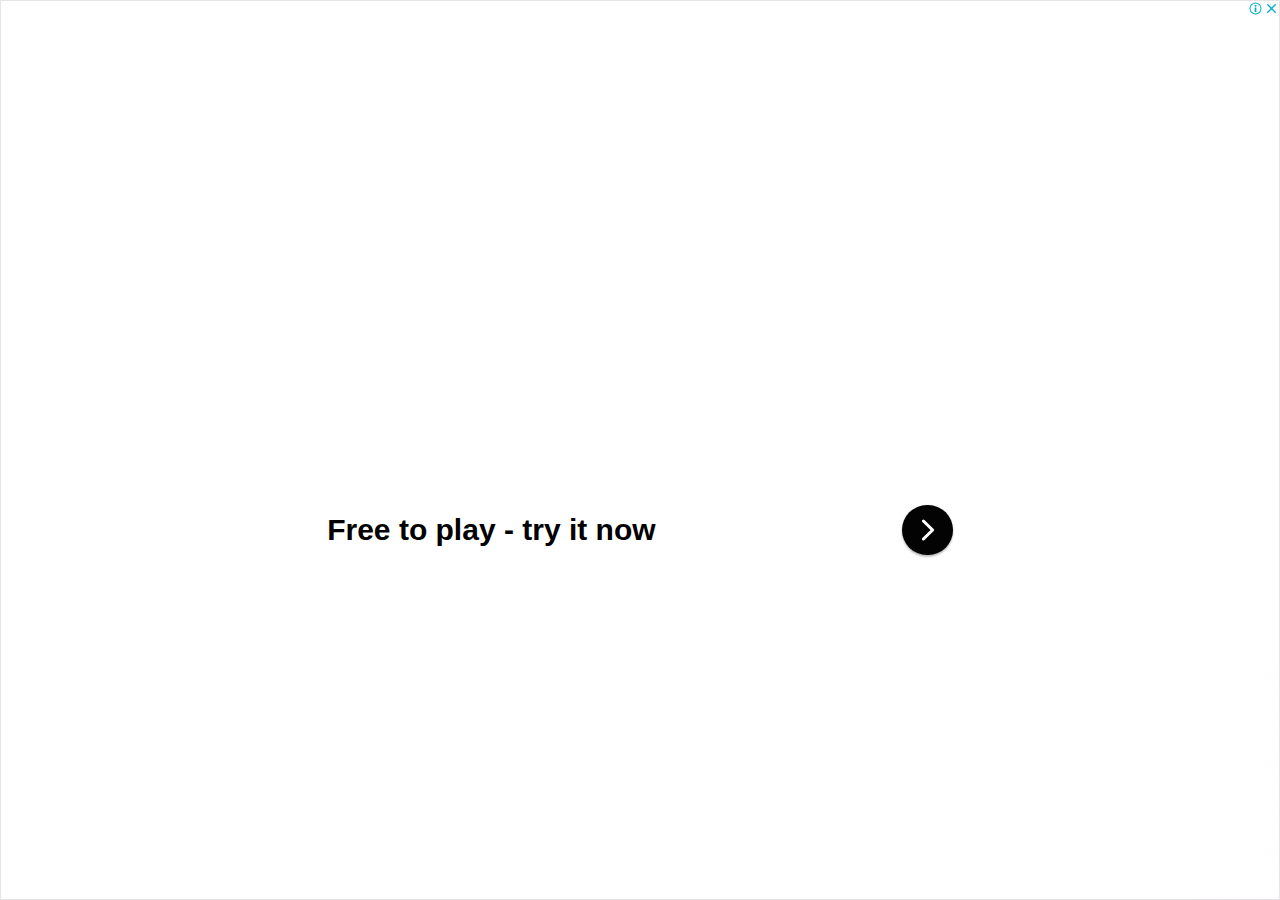
<file: META-ACCESS/attacks/webcam/Webcam Test_files/ads.html>
<!DOCTYPE html>
<!-- saved from url=(1540)https://googleads.g.doubleclick.net/pagead/ads?client=ca-pub-2720676934196903&output=html&h=280&slotname=7466210415&adk=3745494063&adf=1453399899&pi=t.ma~as.7466210415&w=680&fwrn=4&fwrnh=100&lmt=1692194853&rafmt=1&format=680x280&url=https%3A%2F%2Fwebcamtests.com%2F&alternate_ad_url=https%3A%2F%2Fwebcamtests.com%2FMyShowroom%2Fview.php%3Fmedium%3Dbackup&fwr=0&fwrattr=true&rpe=1&resp_fmts=3&wgl=1&uach=[base64]&dt=1692194852914&bpp=2&bdt=114&idt=99&shv=r20230810&mjsv=m202308100101&ptt=9&saldr=aa&abxe=1&cookie=ID%3Dabaa5a95ba3774ae-2278494251de007a%3AT%3D1692194796%3ART%3D1692194796%3AS%3DALNI_MZVFaRezbsoLMwMDX6mm1-ZU-4f-w&gpic=UID%3D00000c60d7de6819%3AT%3D1692194796%3ART%3D1692194796%3AS%3DALNI_MbOUqsxA8rn5vPqsgCtNshjYY39Yw&prev_fmts=0x0&nras=1&correlator=2341158939296&frm=20&pv=1&ga_vid=100554892.1692194796&ga_sid=1692194853&ga_hid=828487301&ga_fc=1&u_tz=210&u_his=5&u_h=900&u_w=1440&u_ah=900&u_aw=1440&u_cd=30&u_sd=2&dmc=8&adx=380&ady=555&biw=1440&bih=815&scr_x=0&scr_y=340&eid=44759842%2C31076469%2C44759926%2C44759875%2C31076838%2C31077148%2C44795921&oid=2&pvsid=4018013278305210&tmod=977426097&uas=0&nvt=2&ref=https%3A%2F%2Fwww.google.com%2F&fc=1920&brdim=0%2C0%2C0%2C0%2C1440%2C0%2C1440%2C900%2C1440%2C815&vis=1&rsz=%7C%7CoeE%7C&abl=CS&pfx=0&fu=128&bc=31&ifi=2&uci=a!2&fsb=1&xpc=NvOrp6k23o&p=https%3A//webcamtests.com&dtd=111 -->
<html lang="en"><head><meta http-equiv="Content-Type" content="text/html; charset=UTF-8"><script>var jscVersion = 'r20230810';</script><script>var google_casm=[];</script><style>HTML,BODY{height:100%;width:100%;margin:0;padding:0;overflow:hidden;}#mys-wrapper{height:100%;width:100%;overflow:hidden;position:absolute;top:0;left:0;align-items:center;display:flex;justify-content:center;line-height:normal;}#mys-overlay{height:100%;width:100%;overflow:hidden;position:absolute;top:0;left:0;box-sizing:border-box;pointer-events:none;z-index:1;border:1px solid #E5E5E5;}.mys-wrapper A,.mys-wrapper A:visited,.mys-wrapper A:hover,.mys-wrapper A:active{color:inherit;cursor:pointer;text-decoration:inherit;}[dir=rtl] .flip-on-rtl{transform:scale(-1,1);transform-origin:center;}#mys-content{flex-shrink:0;position:relative;overflow:hidden;z-index:0;}</style><style data-nl="squareDWithoutBody" data-ns="ns-00yq8" x-phase="assemble">.ns-00yq8-l-squareDWithoutBody{opacity:.01;position:absolute;top:0;left:0;display:block;width:680px;height:280px;}.ns-00yq8-e-0{flex-shrink:0;border:none;box-sizing:border-box;width:100%;height:100%;font-family:Roboto,Arial,sans-serif;display:flex;flex-direction:column;}.ns-00yq8-e-1{box-sizing:border-box;flex-shrink:0;display:flex;align-items:center;flex-direction:row;}.ns-00yq8-e-2{display:block;max-height:100%;max-width:100%;margin:0 7%;}.ns-00yq8-e-3{display:block;flex-shrink:0;flex-grow:0;width:142.8px;max-width:1080px;max-height:168px;}.ns-00yq8-e-4{display:block;max-height:100%;max-width:100%;}.ns-00yq8-e-5{display:block;flex-shrink:0;flex-grow:0;width:442px;max-width:1200px;max-height:168px;}.ns-00yq8-e-6{box-sizing:border-box;display:flex;align-items:center;flex-direction:row;flex:1 0 0;}.ns-00yq8-e-7{box-sizing:border-box;font-family:;font-weight:700;flex:1 0 0;margin:0 27.2px;line-height:1.3em;}.ns-00yq8-e-9{max-height:100%;max-width:100%;}.ns-00yq8-e-10{flex-shrink:0;flex-grow:0;display:block;height:50.4px;border:none;}.ns-00yq8-e-11{box-sizing:border-box;width:27.2px;height:1px;flex-shrink:0;}.ns-00yq8-e-12{box-sizing:border-box;width:1px;height:8.4px;flex-shrink:0;}.ns-00yq8-v-0 .ns-00yq8-e-0{font-size:20px;}.ns-00yq8-v-0 .ns-00yq8-e-7{font-size:30px;}.ns-00yq8-v-0 .ns-00yq8-e-9,.ns-00yq8-v-0 .ns-00yq8-e-11{display:flex;}</style><style data-nl="squareDWithoutBody" data-ns="ns-00yq8" x-phase="decorate">.ns-00yq8-l-squareDWithoutBody{opacity:1;position:relative;}@keyframes fadein_keyframes{0%{opacity:0;}100%{opacity:1;}}.ns-00yq8-e-0{background-color:white;}.ns-00yq8-e-3{background-image:url(https://tpc.googlesyndication.com/simgad/17909924098394954781/14763004658117789537?w=300&h=300);background-repeat:no-repeat;background-size:cover;animation:fadein_keyframes .9s both;background-color:#fff;background-position:center;}.ns-00yq8-e-5{background-image:url(https://tpc.googlesyndication.com/simgad/4672902416783804239/14763004658117789537);background-repeat:no-repeat;background-size:contain;animation:fadein_keyframes .9s both;background-position:right;}.ns-00yq8-e-7{font-family:"Roboto",Roboto,Arial,sans-serif;}.ns-00yq8-e-8{background-image:linear-gradient(0deg,#fff 0%,transparent 0%);white-space:nowrap;}.ns-00yq8-e-9{border-radius:50%;}.ns-00yq8-e-10{background-color:rgba(4,3,3,1);border-radius:50%;animation:fadein_keyframes .5s both;box-shadow:0 0 2px 0 rgba(0,0,0,0.12),0 2px 2px 0 rgba(0,0,0,0.24);text-shadow:1px 1px 0 rgba(255,255,255,0.1);background-image:url([data-uri]);}</style><link as="style" data-reload-stylesheet="true" href="./css" rel="preload"><script></script><script data-jc="55" data-jc-version="r20230810">(function(){/*  Copyright The Closure Library Authors. SPDX-License-Identifier: Apache-2.0 */ 'use strict';var f=this||self;var g,h;a:{for(var k=["CLOSURE_FLAGS"],l=f,m=0;m<k.length;m++)if(l=l[k[m]],null==l){h=null;break a}h=l}var p=h&&h[610401301];g=null!=p?p:!1;var q;const t=f.navigator;q=t?t.userAgentData||null:null;function u(a){return g?q?q.brands.some(({brand:b})=>b&&-1!=b.indexOf(a)):!1:!1}function v(a){var b;a:{if(b=f.navigator)if(b=b.userAgent)break a;b=""}return-1!=b.indexOf(a)};function w(){return g?!!q&&0<q.brands.length:!1}function x(){return w()?u("Chromium"):(v("Chrome")||v("CriOS"))&&!(w()?0:v("Edge"))||v("Silk")};!v("Android")||x();x();v("Safari")&&(x()||(w()?0:v("Coast"))||(w()?0:v("Opera"))||(w()?0:v("Edge"))||(w()?u("Microsoft Edge"):v("Edg/"))||w()&&u("Opera"));var y=class{constructor(a){this.g=a}toString(){return this.g.toString()}};y.prototype.h=!0;var z={},A=new y("about:invalid#zClosurez",z);function B(a,b,c){if(Array.isArray(b))for(var d=0;d<b.length;d++)B(a,String(b[d]),c);else null!=b&&c.push(a+(""===b?"":"="+encodeURIComponent(String(b))))};/*  SPDX-License-Identifier: Apache-2.0 */ class C{constructor(a){this.j=a}}function D(a){return new C(b=>b.substr(0,a.length+1).toLowerCase()===a+":")}const E=new C(a=>/^[^:]*([/?#]|$)/.test(a));var F=D("http"),G=D("https"),H=D("ftp"),I=D("mailto");const J=[D("data"),F,G,I,H,E];function K(a,b=J){for(let c=0;c<b.length;++c){const d=b[c];if(d instanceof C&&d.j(a))return new y(a,z)}}function L(a,b=J){return K(a,b)||A};var M=(a,b,c,d,e)=>{if(e)c=a+("&"+b+"="+c);else{var n="&"+b+"=";let r=a.indexOf(n);0>r?c=a+n+c:(r+=n.length,n=a.indexOf("&",r),c=0<=n?a.substring(0,r)+c+a.substring(n):a.substring(0,r)+c)}return 6E4<c.length?void 0!==d?M(a,b,d,void 0,e):a:c};var N=window;const O=[F,G,I,H,E,D("market"),D("itms"),D("intent"),D("itms-appss")]; var P=()=>{var a=`${"http:"===N.location.protocol?"http:":"https:"}//${"pagead2.googlesyndication.com"}/pagead/gen_204`;return b=>{b={id:"unsafeurl",ctx:600,url:b};var c=[];for(d in b)B(d,b[d],c);var d=c.join("&");if(d){b=a.indexOf("#");0>b&&(b=a.length);c=a.indexOf("?");if(0>c||c>b){c=b;var e=""}else e=a.substring(c+1,b);b=[a.slice(0,c),e,a.slice(b)];c=b[1];b[1]=d?c?c+"&"+d:d:c;d=b[0]+(b[1]?"?"+b[1]:"")+b[2]}else d=a;navigator.sendBeacon&&navigator.sendBeacon(d,"")}};let Q=null;function R(){const a=f.performance;return a&&a.now&&a.timing?Math.floor(a.now()+a.timing.navigationStart):Date.now()}function S(){const a=f.performance;return a&&a.now?a.now():null};var T=class{constructor(a,b){var c=S()||R();this.label=a;this.type=b;this.value=c;this.duration=0;this.taskId=this.slotId=void 0;this.uniqueId=Math.random()}};const U=f.performance,V=!!(U&&U.mark&&U.measure&&U.clearMarks),W=function(a){let b=!1,c;return function(){b||(c=a(),b=!0);return c}}(()=>{var a;if(a=V){var b;if(null===Q){Q="";try{a="";try{a=f.top.location.hash}catch(c){a=f.location.hash}a&&(Q=(b=a.match(/\bdeid=([\d,]+)/))?b[1]:"")}catch(c){}}b=Q;a=!!b.indexOf&&0<=b.indexOf("1337")}return a});function aa(a){a&&U&&W()&&(U.clearMarks(`goog_${a.label}_${a.uniqueId}_start`),U.clearMarks(`goog_${a.label}_${a.uniqueId}_end`))} class ba{constructor(){var a=window;this.g=[];this.i=a||f;let b=null;a&&(a.google_js_reporting_queue=a.google_js_reporting_queue||[],this.g=a.google_js_reporting_queue,b=a.google_measure_js_timing);this.h=W()||(null!=b?b:1>Math.random())}start(a,b){if(!this.h)return null;a=new T(a,b);b=`goog_${a.label}_${a.uniqueId}_start`;U&&W()&&U.mark(b);return a}end(a){if(this.h&&"number"===typeof a.value){a.duration=(S()||R())-a.value;var b=`goog_${a.label}_${a.uniqueId}_end`;U&&W()&&U.mark(b);!this.h||2048< this.g.length||this.g.push(a)}}};const X=new ba;var Y=()=>{window.google_measure_js_timing||(X.h=!1,X.g!=X.i.google_js_reporting_queue&&(W()&&Array.prototype.forEach.call(X.g,aa,void 0),X.g.length=0))};"number"!==typeof window.google_srt&&(window.google_srt=Math.random());if("complete"==window.document.readyState)Y();else if(X.h){var ca=()=>{Y()},Z=window;Z.addEventListener&&Z.addEventListener.call(Z,"load",ca,!1)};window.bgz=a=>{if(a=document.getElementById(a)){var b=M(a.href,"bg","10");var c=P();if(!(b instanceof y)){var d=L(b,O);d===A&&c(b);b=d}if(b instanceof y)var e=b;else if(b instanceof y)e=b;else{b="object"==typeof b&&b.h?b.g.toString():String(b);b:{try{e=new URL(b)}catch(n){e="https:";break b}e=e.protocol}"javascript:"===e&&(b="about:invalid#zClosurez");e=new y(b,z)}a.href=e instanceof y&&e.constructor===y?e.g:"type_error:SafeUrl"}};}).call(this);</script><script data-jc="53" data-jc-version="r20230810">(function(){/*  Copyright The Closure Library Authors. SPDX-License-Identifier: Apache-2.0 */ 'use strict';var l=this||self;function aa(a,b){function c(){}c.prototype=b.prototype;a.D=b.prototype;a.prototype=new c;a.prototype.constructor=a;a.C=function(d,e,f){for(var g=Array(arguments.length-2),h=2;h<arguments.length;h++)g[h-2]=arguments[h];return b.prototype[e].apply(d,g)}};function ba(){};function n(a,b){this.type=a;this.g=this.target=b;this.defaultPrevented=!1};var p,t;a:{for(var ca=["CLOSURE_FLAGS"],u=l,v=0;v<ca.length;v++)if(u=u[ca[v]],null==u){t=null;break a}t=u}var da=t&&t[610401301];p=null!=da?da:!1;var w;const ea=l.navigator;w=ea?ea.userAgentData||null:null;function y(a){return p?w?w.brands.some(({brand:b})=>b&&-1!=b.indexOf(a)):!1:!1}function z(a){var b;a:{if(b=l.navigator)if(b=b.userAgent)break a;b=""}return-1!=b.indexOf(a)};function A(){return p?!!w&&0<w.brands.length:!1}function B(){return A()?y("Chromium"):(z("Chrome")||z("CriOS"))&&!(A()?0:z("Edge"))||z("Silk")};var C="closure_listenable_"+(1E6*Math.random()|0);var fa=0;function ha(a,b,c,d,e){this.listener=a;this.proxy=null;this.src=b;this.type=c;this.capture=!!d;this.m=e;this.key=++fa;this.j=this.l=!1}function E(a){a.j=!0;a.listener=null;a.proxy=null;a.src=null;a.m=null};const ia="constructor hasOwnProperty isPrototypeOf propertyIsEnumerable toLocaleString toString valueOf".split(" ");function ja(a,b){let c,d;for(let e=1;e<arguments.length;e++){d=arguments[e];for(c in d)a[c]=d[c];for(let f=0;f<ia.length;f++)c=ia[f],Object.prototype.hasOwnProperty.call(d,c)&&(a[c]=d[c])}};function F(a){this.src=a;this.g={};this.h=0}F.prototype.add=function(a,b,c,d,e){var f=a.toString();a=this.g[f];a||(a=this.g[f]=[],this.h++);var g=G(a,b,d,e);-1<g?(b=a[g],c||(b.l=!1)):(b=new ha(b,this.src,f,!!d,e),b.l=c,a.push(b));return b};function H(a,b){var c=b.type;if(c in a.g){var d=a.g[c],e=Array.prototype.indexOf.call(d,b,void 0),f;(f=0<=e)&&Array.prototype.splice.call(d,e,1);f&&(E(b),0==a.g[c].length&&(delete a.g[c],a.h--))}} function G(a,b,c,d){for(var e=0;e<a.length;++e){var f=a[e];if(!f.j&&f.listener==b&&f.capture==!!c&&f.m==d)return e}return-1};var ka="closure_lm_"+(1E6*Math.random()|0),I={},la=0; function ma(a,b,c,d,e){if(Array.isArray(b))for(var f=0;f<b.length;f++)ma(a,b[f],c,d,e);else(f=typeof d,d="object"==f&&null!=d||"function"==f?!!d.capture:!!d,c=na(c),a&&a[C])?(a=a.g,b=String(b).toString(),b in a.g&&(f=a.g[b],c=G(f,c,d,e),-1<c&&(E(f[c]),Array.prototype.splice.call(f,c,1),0==f.length&&(delete a.g[b],a.h--)))):a&&(a=oa(a))&&(b=a.g[b.toString()],a=-1,b&&(a=G(b,c,d,e)),(c=-1<a?b[a]:null)&&"number"!==typeof c&&c&&!c.j&&((e=c.src)&&e[C]?H(e.g,c):(d=c.type,b=c.proxy,e.removeEventListener? e.removeEventListener(d,b,c.capture):e.detachEvent?e.detachEvent(d in I?I[d]:I[d]="on"+d,b):e.addListener&&e.removeListener&&e.removeListener(b),la--,(d=oa(e))?(H(d,c),0==d.h&&(d.src=null,e[ka]=null)):E(c))))}function oa(a){a=a[ka];return a instanceof F?a:null}var J="__closure_events_fn_"+(1E9*Math.random()>>>0);function na(a){if("function"===typeof a)return a;a[J]||(a[J]=function(b){return a.handleEvent(b)});return a[J]};function K(){this.g=new F(this);this.v=this}aa(K,ba);K.prototype[C]=!0;K.prototype.removeEventListener=function(a,b,c,d){ma(this,a,b,c,d)};function L(a,b){a=a.v;var c=b.type||b;if("string"===typeof b)b=new n(b,a);else if(b instanceof n)b.target=b.target||a;else{var d=b;b=new n(c,a);ja(b,d)}a=b.g=a;pa(a,c,!0,b);pa(a,c,!1,b)}function qa(a,b){a.g.add("became-visible",b,!1,void 0,void 0)}function ra(a,b){a.g.add("monitoring-failed",b,!0,void 0,void 0)} function pa(a,b,c,d){if(b=a.g.g[String(b)]){b=b.concat();for(var e=!0,f=0;f<b.length;++f){var g=b[f];if(g&&!g.j&&g.capture==c){var h=g.listener,m=g.m||g.src;g.l&&H(a.g,g);e=!1!==h.call(m,d)&&e}}}};function sa(a){L(a,new Event("became-visible"))}function ta(a){L(a,new Event("became-invisible"))}class ua extends K{constructor(){super();this.s=!1}};function va(a){let b=!1,c;return function(){b||(c=a(),b=!0);return c}};var wa={capture:!0},xa=va(function(){let a=!1;try{const b=Object.defineProperty({},"passive",{get:function(){a=!0}});l.addEventListener("test",null,b)}catch(b){}return a});function ya(a){return a?a.passive&&xa()?a:a.capture||!1:!1}function M(a,b,c,d){a.addEventListener&&a.addEventListener(b,c,ya(d))};function N(a){return a.prerendering?3:{visible:1,hidden:2,prerender:3,preview:4,unloaded:5}[a.visibilityState||a.webkitVisibilityState||a.mozVisibilityState||""]||0}function za(a){let b;a.visibilityState?b="visibilitychange":a.mozVisibilityState?b="mozvisibilitychange":a.webkitVisibilityState&&(b="webkitvisibilitychange");return b}function Aa(a,b){if(3==N(b))return!1;a();return!0} function Ba(a){var b=l.document;if(!Aa(a,b)){var c=!1,d=za(b),e=function(){!c&&Aa(a,b)&&(c=!0,b.removeEventListener&&b.removeEventListener(d,e,ya()))};d&&M(b,d,e)}};function Ca(a){if("IntersectionObserver"in l&&"IntersectionObserverEntry"in l&&"isIntersecting"in l.IntersectionObserverEntry.prototype&&0!=N(document)){(new IntersectionObserver(c=>{for(const g of c){c=a;const h=g.intersectionRatio;var d=c,e=g.intersectionRect.top+"-"+g.intersectionRect.left+"-"+g.intersectionRect.bottom+"-"+g.intersectionRect.right,f=h;let m=new Event("visibility-update");m.visibleCoordinates=e;m.visibleFraction=f;L(d,m);d=.1<=h;Da(c)?O(c,d):Ea(c,d)}},a.B)).observe(a.u);const b= za(l.document);b&&(Da(a)?(M(l,b,()=>O(a)),Ba(()=>O(a))):(a.h=!1,M(l,b,()=>Fa(a)),Ba(()=>Fa(a))));Ga(a)}else Ha(a)}function Da(a){return 0<=Array.prototype.indexOf.call(a.A,"combine_io_and_pv_functions",void 0)}function O(a,b=a.o){a.o=b;b=1===N(l.document);Ea(a,a.o&&b)}function Fa(a){const b=a.h;a.h=1===N(l.document);!b&&a.h&&a.i?sa(a):b&&!a.h&&ta(a)}function Ga(a){const b=new Event("monitoring-started");L(a,b)}function Ha(a){const b=new Event("monitoring-failed");L(a,b)} function Ea(a,b){const c=a.i;a.i=b;a.i&&!c&&a.h?sa(a):!a.i&&c&&ta(a)}class Ia extends ua{constructor(){var a=document.body;super();this.u=a;this.B={threshold:[.1]};this.A=[];this.o=this.i=!1;this.h=!0}};!z("Android")||B();B();z("Safari")&&(B()||(A()?0:z("Coast"))||(A()?0:z("Opera"))||(A()?0:z("Edge"))||(A()?y("Microsoft Edge"):z("Edg/"))||A()&&y("Opera"));function Ja(a,b){if(!a||!b)return!1;if(a.contains&&1==b.nodeType)return a==b||a.contains(b);if("undefined"!=typeof a.compareDocumentPosition)return a==b||!!(a.compareDocumentPosition(b)&16);for(;b&&a!=b;)b=b.parentNode;return b==a};var P=document;let Q=null;function Ka(){const a=l.performance;return a&&a.now&&a.timing?Math.floor(a.now()+a.timing.navigationStart):Date.now()}function La(){const a=l.performance;return a&&a.now?a.now():null};var Ma=class{constructor(a,b){var c=La()||Ka();this.label=a;this.type=b;this.value=c;this.duration=0;this.taskId=this.slotId=void 0;this.uniqueId=Math.random()}};const R=l.performance,Na=!!(R&&R.mark&&R.measure&&R.clearMarks),S=va(()=>{var a;if(a=Na){var b;if(null===Q){Q="";try{a="";try{a=l.top.location.hash}catch(c){a=l.location.hash}a&&(Q=(b=a.match(/\bdeid=([\d,]+)/))?b[1]:"")}catch(c){}}b=Q;a=!!b.indexOf&&0<=b.indexOf("1337")}return a});function Oa(a){a&&R&&S()&&(R.clearMarks(`goog_${a.label}_${a.uniqueId}_start`),R.clearMarks(`goog_${a.label}_${a.uniqueId}_end`))} class Pa{constructor(){var a=window;this.g=[];this.i=a||l;let b=null;a&&(a.google_js_reporting_queue=a.google_js_reporting_queue||[],this.g=a.google_js_reporting_queue,b=a.google_measure_js_timing);this.h=S()||(null!=b?b:1>Math.random())}start(a,b){if(!this.h)return null;a=new Ma(a,b);b=`goog_${a.label}_${a.uniqueId}_start`;R&&S()&&R.mark(b);return a}end(a){if(this.h&&"number"===typeof a.value){a.duration=(La()||Ka())-a.value;var b=`goog_${a.label}_${a.uniqueId}_end`;R&&S()&&R.mark(b);!this.h||2048< this.g.length||this.g.push(a)}}};const T=new Pa;var Qa=()=>{window.google_measure_js_timing||(T.h=!1,T.g!=T.i.google_js_reporting_queue&&(S()&&Array.prototype.forEach.call(T.g,Oa,void 0),T.g.length=0))};"number"!==typeof window.google_srt&&(window.google_srt=Math.random());"complete"==window.document.readyState?Qa():T.h&&M(window,"load",()=>{Qa()});var U=(a,b,c,d,e)=>{window.css?window.css(b,c,d,e,void 0):a&&(b=a.href,e?d=b+("&"+c+"="+d):(e="&"+c+"=",c=b.indexOf(e),0>c?d=b+e+d:(c+=e.length,e=b.indexOf("&",c),d=0<=e?b.substring(0,c)+d+b.substring(e):b.substring(0,c)+d)),a.href=6E4<d.length?b:d)};let Ra=!1,Sa=!1,Ta=null;const Ua=()=>{M?.(document,"click",a=>{Ta=a},wa)};var Va=()=>{const a=Ta;return a?Ra||Sa?!1:(a.preventDefault?a.preventDefault():a.returnValue=!1,!0):!1},Wa=()=>{M(document,"mousedown",()=>{Ra=!0});M(document,"keydown",()=>{Sa=!0});Ua()};var Xa=(a,b=17)=>{if(0>b||Math.floor(b)!==b)b=17;V(a,b)},Ya=(a,b)=>{V(a,b||1)},Za=a=>{V(a,2)},$a=(a,b)=>{V(a,b||0)};let W={},X=!0;const V=(a,b)=>{var c;if(c=X)void 0===W[a]&&(W[a]=[]),(c=W[a][b])||(W[a][b]=!0);c||U(document.getElementById(a),a,"nb",b,X)};function Y(a,b,c){const d=a.id||"";U(a,d,"nx",b);U(a,d,"ny",c)}var ab=class{constructor(){this.g=this.h=null;P.addEventListener&&P.addEventListener("mousedown",a=>{this.h=a},!0);M(P,"DOMContentLoaded",()=>{this.g=P.getElementById("common_15click_anchor")})}};const bb=[0,2,1];let cb=null;var db=a=>{if(a){var b;{const c=window.event||cb;c?((b=c.which?1<<bb[c.which-1]:c.button)&&c.shiftKey&&(b|=8),b&&c.altKey&&(b|=16),b&&c.ctrlKey&&(b|=32)):b=null}b&&U(a,a.id,"mb",b)}};document.addEventListener&&document.addEventListener("mousedown",a=>{cb=a},!0);window.mb=db;var Z={},eb=(a,b=2,c="")=>{c=c?c:a;1!==b&&(void 0===Z[c]?Z[c]=1:Z[c]++);0!==b&&Z[c]&&U(document.getElementById(a),a,"nm",Z[c])};function fb(a,b){b&&(b=new Ia,ra(b,()=>{a.g=-1}),qa(b,()=>{a.g=(new Date).getTime()}),b.s||(b.s=!0,Ca(b)))}var gb=class{constructor(){this.g=0}};window.init_ssb=(a,b,c,d,e,f,g)=>{const h=window;a&&(Wa(),h.accbk=Va);b&&(f&&(X=!1),h.cla=Xa,h.cll=Ya,h.clb=Za,h.clh=$a);if(c){const m=new ab;h.xy=(k,x,r)=>{r=r||x;const D=k||m.h;if(D&&x&&r&&!Ja(m.g,D.target)){k=P.querySelector("a.one-point-five-click.rhbutton");var q;(q=!k)||(k.classList?q=k.classList.contains("preexpanded"):(q=k.classList?k.classList:("string"==typeof k.className?k.className:k.getAttribute&&k.getAttribute("class")||"").match(/\S+/g)||[],q=0<=Array.prototype.indexOf.call(q,"preexpanded", void 0)));if(q||!Ja(k,D.target))q=Math.round(D.clientX-r.offsetLeft),r=Math.round(D.clientY-r.offsetTop),Y(x,q,r),m.g&&Y(m.g,q,r),k&&Y(k,q,r)}}}d&&(h.mb=db);e&&(h.ss=eb);if(g){const m=new gb;h.vti=k=>{if(k){const x=(new Date).getTime();U(k,k.id,"vti",0<m.g&&m.g<=x?x-m.g:0>m.g?m.g:"")}};h.ivti=k=>{fb(m,k)}}};}).call(this);</script><script>init_ssb(true,true,true,true,true,false,false);</script><script>if (typeof(ss) === "undefined") { ss = function(){}; }function st(id) {var a = document.getElementById(id);if (a) {xy(window.event, a);mb(a);}bgz(id);}function ha(a,x){  clh(a,x);if (accbk()) return;bgz(a);}function hb(u) {return bgy(u);}function ia(a,e,x) {if (accbk()) return;cll(a,x);bgz(a);}function ja(a,x) {if (accbk()) return;cla(a,x);bgz(a);}function ga(o,e,x) {if (document.getElementById) {var a=o.id.substring(1),p="",r="",g=e.target,t,f,h;if (g) {t=g.id;f=g.parentNode;if (f) {p=f.id;h=f.parentNode;if (h)r=h.id;}} else {h=e.srcElement;f=h.parentNode;if (f)p=f.id;t=h.id;}if (t==a||p==a||r==a)return true;ia(a,e,x);top.location.href=document.getElementById(a).href;}}</script><script>window.dicnf = {ebrpfa: true,};</script><script data-jc="40" data-jc-version="r20230810" data-jc-flags="[&quot;x%278446&#39;9efotm(&amp;20067;&gt;8&amp;&gt;`dopb/%&lt;1732261!=|vqc)!7201061?&#39;9efotm(&amp;20723;&gt;:&amp;&gt;`dopb~&quot;]">(function(){/*  Copyright The Closure Library Authors. SPDX-License-Identifier: Apache-2.0 */ 'use strict';var q=this||self;var aa,t;a:{for(var ba=["CLOSURE_FLAGS"],x=q,ca=0;ca<ba.length;ca++)if(x=x[ba[ca]],null==x){t=null;break a}t=x}var da=t&&t[610401301];aa=null!=da?da:!1;var y;const ea=q.navigator;y=ea?ea.userAgentData||null:null;function fa(a){return aa?y?y.brands.some(({brand:b})=>b&&-1!=b.indexOf(a)):!1:!1}function z(a){var b;a:{if(b=q.navigator)if(b=b.userAgent)break a;b=""}return-1!=b.indexOf(a)};function A(){return aa?!!y&&0<y.brands.length:!1}function ha(){return A()?fa("Chromium"):(z("Chrome")||z("CriOS"))&&!(A()?0:z("Edge"))||z("Silk")};function ia(a){ia[" "](a);return a}ia[" "]=function(){};!z("Android")||ha();ha();z("Safari")&&(ha()||(A()?0:z("Coast"))||(A()?0:z("Opera"))||(A()?0:z("Edge"))||(A()?fa("Microsoft Edge"):z("Edg/"))||A()&&fa("Opera"));var ja={},B=null;const D=Symbol();function ka(a){const b=a[D]|0;1!==(b&1)&&(Object.isFrozen(a)&&(a=Array.prototype.slice.call(a)),a[D]=b|1)}function la(){var a=[];a[D]|=1;return a}function ma(a){a=a>>10&1023;return 0===a?536870912:a};var na={};function E(a){return null!==a&&"object"===typeof a&&!Array.isArray(a)&&a.constructor===Object}let oa;var F;const pa=[];pa[D]=39;F=Object.freeze(pa);function qa(a){if("boolean"!==typeof a){var b=typeof a;throw Error(`Expected boolean but got ${"object"!=b?b:a?Array.isArray(a)?"array":b:"null"}: ${a}`);}return!!a};let ra;function sa(a,b){return ta(b)}function ta(a){switch(typeof a){case "number":return isFinite(a)?a:String(a);case "boolean":return a?1:0;case "object":if(a&&!Array.isArray(a)&&null!=a&&a instanceof Uint8Array){let b="",c=0;const d=a.length-10240;for(;c<d;)b+=String.fromCharCode.apply(null,a.subarray(c,c+=10240));b+=String.fromCharCode.apply(null,c?a.subarray(c):a);return btoa(b)}}return a};function ua(a,b,c,d,e,f){if(null!=a){if(Array.isArray(a))a=e&&0==a.length&&(a[D]|0)&1?void 0:f&&(a[D]|0)&2?a:va(a,b,c,void 0!==d,e,f);else if(E(a)){const g={};for(let h in a)g[h]=ua(a[h],b,c,d,e,f);a=g}else a=b(a,d);return a}}function va(a,b,c,d,e,f){const g=d||c?a[D]|0:0;d=d?!!(g&32):void 0;a=Array.prototype.slice.call(a);for(let h=0;h<a.length;h++)a[h]=ua(a[h],b,c,d,e,f);c&&c(g,a);return a}function wa(a){return a.v===na?a.toJSON():ta(a)};function za(a,b,c){const d=a.j,e=d[D];if(e&2)throw Error();Aa(d,e,b,c);return a}function Aa(a,b,c,d){var e=ma(b);if(c>=e){let f=b;if(b&256)e=a[a.length-1];else{if(null==d)return;e=a[e+(+!!(b&512)-1)]={};f|=256}e[c]=d;f!==b&&(a[D]=f)}else a[c+(+!!(b&512)-1)]=d,b&256&&(a=a[a.length-1],c in a&&delete a[c])}function G(a,b,c){if(null!=c&&"string"!==typeof c)throw Error();return za(a,b,c)};var H=class{constructor(){a:{var a=void 0;null==a&&(a=ra);ra=void 0;if(null==a){var b=96;a=[]}else{if(!Array.isArray(a))throw Error();b=a[D]|0;if(b&64)break a;var c=a;b|=64;var d=c.length;if(d){var e=d-1;d=c[e];if(E(d)){b|=256;const f=+!!(b&512)-1;e-=f;if(1024<=e){e=1023+f;const g=c.length;for(let h=e;h<g;h++){const k=c[h];null!=k&&k!==d&&(d[h-f]=k)}c.length=e+1;c[e]=d;e=1023}b=b&-1047553|(e&1023)<<10}}}a[D]=b}this.j=a}toJSON(){if(oa)var a=Ba(this,this.j,!1);else a=va(this.j,wa,void 0,void 0,!1,!1), a=Ba(this,a,!0);return a}};H.prototype.v=na;H.prototype.toString=function(){return Ba(this,this.j,!1).toString()}; function Ba(a,b,c){var d=a.constructor.B,e=ma((c?a.j:b)[D]),f=!1;if(d){if(!c){b=Array.prototype.slice.call(b);var g;if(b.length&&E(g=b[b.length-1]))for(f=0;f<d.length;f++)if(d[f]>=e){Object.assign(b[b.length-1]={},g);break}f=!0}e=b;c=!c;g=a.j[D];a=ma(g);g=+!!(g&512)-1;var h;for(let u=0;u<d.length;u++){var k=d[u];if(k<a){k+=g;var l=e[k];null==l?e[k]=c?F:la():c&&l!==F&&ka(l)}else{if(!h){var m=void 0;e.length&&E(m=e[e.length-1])?h=m:e.push(h={})}l=h[k];null==h[k]?h[k]=c?F:la():c&&l!==F&&ka(l)}}}d=b.length; if(!d)return b;let n,p;if(E(h=b[d-1])){a:{var r=h;m={};e=!1;for(let u in r)c=r[u],Array.isArray(c)&&c!=c&&(e=!0),null!=c?m[u]=c:e=!0;if(e){for(let u in m){r=m;break a}r=null}}r!=h&&(n=!0);d--}for(;0<d;d--){h=b[d-1];if(null!=h)break;p=!0}if(!n&&!p)return b;var v;f?v=b:v=Array.prototype.slice.call(b,0,d);b=v;f&&(b.length=d);r&&b.push(r);return b};var I=class{constructor(a,b=!1){this.key=a;this.defaultValue=b;this.valueType="boolean"}};var Ca=new I("100000"),Da=new I("45368259"),Ea=new I("45357156",!0),Fa=new I("45350890"),Ga=new I("45414892");var J=(a,b)=>"&adurl="==a.substring(a.length-7)?a.substring(0,a.length-7)+b+"&adurl=":a+b;function K(a=window){return a};let L=q.dicnf||{};function Ha(a){let b=!1,c;return function(){b||(c=a(),b=!0);return c}};function M(a,b,c){a.addEventListener&&a.addEventListener(b,c,!1)}function Ia(a,b,c){a.removeEventListener&&a.removeEventListener(b,c,!1)};var Ja=RegExp("^(?:([^:/?#.]+):)?(?://(?:([^\\\\/?#]*)@)?([^\\\\/?#]*?)(?::([0-9]+))?(?=[\\\\/?#]|$))?([^?#]+)?(?:\\?([^#]*))?(?:#([\\s\\S]*))?$");function Ka(a,b,c,d){for(var e=c.length;0<=(b=a.indexOf(c,b))&&b<d;){var f=a.charCodeAt(b-1);if(38==f||63==f)if(f=a.charCodeAt(b+e),!f||61==f||38==f||35==f)return b;b+=e+1}return-1}var La=/#|$/,Ma=/[?&]($|#)/;function Na(a){let b=q,c=0;for(;b&&40>c++&&!a(b);)a:{try{const d=b.parent;if(d&&d!=b){b=d;break a}}catch{}b=null}}function Oa(){if(!globalThis.crypto)return Math.random();try{const a=new Uint32Array(1);globalThis.crypto.getRandomValues(a);return a[0]/65536/65536}catch{return Math.random()}}function Pa(a,b){if(a)for(const c in a)Object.prototype.hasOwnProperty.call(a,c)&&b(a[c],c,a)}let N=[];const Qa=()=>{const a=N;N=[];for(const b of a)try{b()}catch{}}; var Ra=(a,b)=>{"complete"===a.readyState||"interactive"===a.readyState?(N.push(b),1==N.length&&(window.Promise?Promise.resolve().then(Qa):window.setImmediate?setImmediate(Qa):setTimeout(Qa,0))):a.addEventListener("DOMContentLoaded",b)};function Sa(a,b=document){return b.createElement(String(a).toLowerCase())};function O(a,b,c=null,d=!1,e=!1){Ta(a,b,c,!1,d,e)}function Ta(a,b,c,d,e,f=!1){a.google_image_requests||(a.google_image_requests=[]);const g=Sa("IMG",a.document);if(c||e){const h=k=>{c&&c(k);if(e){k=a.google_image_requests;const l=Array.prototype.indexOf.call(k,g,void 0);0<=l&&Array.prototype.splice.call(k,l,1)}Ia(g,"load",h);Ia(g,"error",h)};M(g,"load",h);M(g,"error",h)}d&&(g.referrerPolicy="no-referrer");f&&(g.attributionSrc="");g.src=b;a.google_image_requests.push(g)} var Ua=Ha(function(){return"referrerPolicy"in Sa("IMG")});let Va=0;function Wa(a,b=null){return b&&b.getAttribute("data-jc")===String(a)?b:document.querySelector(`[${"data-jc"}="${a}"]`)};function P(a){Xa||(Xa=new Ya);const b=Xa.g[a.key];if("proto"===a.valueType){try{const c=JSON.parse(b);if(Array.isArray(c))return c}catch(c){}return a.defaultValue}return typeof b===typeof a.defaultValue?b:a.defaultValue}var Za=class{constructor(){this.g={}}};var Ya=class extends Za{constructor(){super();var a=Wa(Va,document.currentScript);a=a&&a.getAttribute("data-jc-flags")||"";try{const b=JSON.parse(a)[0];a="";for(let c=0;c<b.length;c++)a+=String.fromCharCode(b.charCodeAt(c)^"\u0003\u0007\u0003\u0007\b\u0004\u0004\u0006\u0005\u0003".charCodeAt(c%10));this.g=JSON.parse(a)}catch(b){}}},Xa;class $a{constructor(a,b){this.error=a;this.context=b.context;this.msg=b.message||"";this.id=b.id||"jserror";this.meta={}}};const ab=RegExp("^https?://(\\w|-)+\\.cdn\\.ampproject\\.(net|org)(\\?|/|$)");var bb=class{constructor(a,b){this.g=a;this.h=b}},cb=class{constructor(a,b){this.url=a;this.u=!!b;this.depth=null}};function Q(a,b){const c={};c[a]=b;return[c]}function ib(a,b,c,d,e){const f=[];Pa(a,function(g,h){(g=jb(g,b,c,d,e))&&f.push(h+"="+g)});return f.join(b)} function jb(a,b,c,d,e){if(null==a)return"";b=b||"&";c=c||",$";"string"==typeof c&&(c=c.split(""));if(a instanceof Array){if(d=d||0,d<c.length){const f=[];for(let g=0;g<a.length;g++)f.push(jb(a[g],b,c,d+1,e));return f.join(c[d])}}else if("object"==typeof a)return e=e||0,2>e?encodeURIComponent(ib(a,b,c,d,e+1)):"...";return encodeURIComponent(String(a))}function kb(a){let b=1;for(const c in a.h)b=c.length>b?c.length:b;return 3997-b-a.i.length-1} function lb(a,b){let c="https://pagead2.googlesyndication.com"+b,d=kb(a)-b.length;if(0>d)return"";a.g.sort(function(f,g){return f-g});b=null;let e="";for(let f=0;f<a.g.length;f++){const g=a.g[f],h=a.h[g];for(let k=0;k<h.length;k++){if(!d){b=null==b?g:b;break}let l=ib(h[k],a.i,",$");if(l){l=e+l;if(d>=l.length){d-=l.length;c+=l;e=a.i;break}b=null==b?g:b}}}a="";null!=b&&(a=e+"trn="+b);return c+a}class mb{constructor(){this.i="&";this.h={};this.l=0;this.g=[]}};function nb(){var a=R,b=window.google_srt;0<=b&&1>=b&&(a.g=b)}function ob(a,b,c,d=!1,e,f){if((d?a.g:Math.random())<(e||.01))try{let g;c instanceof mb?g=c:(g=new mb,Pa(c,(k,l)=>{var m=g;const n=m.l++;k=Q(l,k);m.g.push(n);m.h[n]=k}));const h=lb(g,"/pagead/gen_204?id="+b+"&");h&&("undefined"!==typeof f?O(q,h,f):O(q,h))}catch(g){}}class pb{constructor(){this.g=Math.random()}};let S=null;function qb(){const a=q.performance;return a&&a.now&&a.timing?Math.floor(a.now()+a.timing.navigationStart):Date.now()}function rb(){const a=q.performance;return a&&a.now?a.now():null};var sb=class{constructor(a,b){var c=rb()||qb();this.label=a;this.type=b;this.value=c;this.duration=0;this.taskId=this.slotId=void 0;this.uniqueId=Math.random()}};const T=q.performance,tb=!!(T&&T.mark&&T.measure&&T.clearMarks),U=Ha(()=>{var a;if(a=tb){var b;if(null===S){S="";try{a="";try{a=q.top.location.hash}catch(c){a=q.location.hash}a&&(S=(b=a.match(/\bdeid=([\d,]+)/))?b[1]:"")}catch(c){}}b=S;a=!!b.indexOf&&0<=b.indexOf("1337")}return a});function ub(a){a&&T&&U()&&(T.clearMarks(`goog_${a.label}_${a.uniqueId}_start`),T.clearMarks(`goog_${a.label}_${a.uniqueId}_end`))} class vb{constructor(){var a=window;this.h=[];this.i=a||q;let b=null;a&&(a.google_js_reporting_queue=a.google_js_reporting_queue||[],this.h=a.google_js_reporting_queue,b=a.google_measure_js_timing);this.g=U()||(null!=b?b:1>Math.random())}start(a,b){if(!this.g)return null;a=new sb(a,b);b=`goog_${a.label}_${a.uniqueId}_start`;T&&U()&&T.mark(b);return a}end(a){if(this.g&&"number"===typeof a.value){a.duration=(rb()||qb())-a.value;var b=`goog_${a.label}_${a.uniqueId}_end`;T&&U()&&T.mark(b);!this.g||2048< this.h.length||this.h.push(a)}}};function wb(a){let b=a.toString();a.name&&-1==b.indexOf(a.name)&&(b+=": "+a.name);a.message&&-1==b.indexOf(a.message)&&(b+=": "+a.message);if(a.stack){a=a.stack;var c=b;try{-1==a.indexOf(c)&&(a=c+"\n"+a);let d;for(;a!=d;)d=a,a=a.replace(RegExp("((https?:/..*/)[^/:]*:\\d+(?:.|\n)*)\\2"),"$1");b=a.replace(RegExp("\n *","g"),"\n")}catch(d){b=c}}return b} function xb(a,b,c,d){let e,f;try{a.g&&a.g.g?(f=a.g.start(b.toString(),3),e=c(),a.g.end(f)):e=c()}catch(g){c=!0;try{ub(f),c=a.o(b,new $a(g,{message:wb(g)}),void 0,d)}catch(h){a.l(217,h)}if(c)window.console?.error?.(g);else throw g;}return e}function yb(a,b,c,d){var e=V;return(...f)=>xb(e,a,()=>b.apply(c,f),d)} class zb{constructor(a=null){this.m=R;this.h=null;this.o=this.l;this.g=a;this.i=!1}l(a,b,c,d,e){e=e||"jserror";let f;try{const w=new mb;w.g.push(1);w.h[1]=Q("context",a);b.error&&b.meta&&b.id||(b=new $a(b,{message:wb(b)}));if(b.msg){var g=b.msg.substring(0,512);w.g.push(2);w.h[2]=Q("msg",g)}var h=b.meta||{};if(this.h)try{this.h(h)}catch(C){}if(d)try{d(h)}catch(C){}b=[h];w.g.push(3);w.h[3]=b;g=q;b=[];let Y;h=null;do{var k=g;d=void 0;try{if(d=!!k&&null!=k.location.href)b:{try{ia(k.foo);d=!0;break b}catch(C){}d= !1}var l=d}catch{l=!1}l?(Y=k.location.href,h=k.document&&k.document.referrer||null):(Y=h,h=null);b.push(new cb(Y||""));try{g=k.parent}catch(C){g=null}}while(g&&k!=g);for(let C=0,db=b.length-1;C<=db;++C)b[C].depth=db-C;k=q;if(k.location&&k.location.ancestorOrigins&&k.location.ancestorOrigins.length==b.length-1)for(l=1;l<b.length;++l){var m=b[l];m.url||(m.url=k.location.ancestorOrigins[l-1]||"",m.u=!0)}var n=b;let xa=new cb(q.location.href,!1);k=null;const ya=n.length-1;for(m=ya;0<=m;--m){var p=n[m]; !k&&ab.test(p.url)&&(k=p);if(p.url&&!p.u){xa=p;break}}p=null;const Ob=n.length&&n[ya].url;0!=xa.depth&&Ob&&(p=n[ya]);f=new bb(xa,p);if(f.h){var r=f.h.url||"";w.g.push(4);w.h[4]=Q("top",r)}var v={url:f.g.url||""};if(f.g.url){var u=f.g.url.match(Ja),eb=u[1],fb=u[3],gb=u[4];n="";eb&&(n+=eb+":");fb&&(n+="//",n+=fb,gb&&(n+=":"+gb));var hb=n}else hb="";v=[v,{url:hb}];w.g.push(5);w.h[5]=v;ob(this.m,e,w,this.i,c)}catch(w){try{ob(this.m,e,{context:"ecmserr",rctx:a,msg:wb(w),url:f&&f.g.url},this.i,c)}catch(Y){}}return!0}} ;var W=a=>{var b="s";if(a.s&&a.hasOwnProperty(b))return a.s;b=new a;return a.s=b};class Ab{};let R,V;const X=new vb;var Bb=()=>{window.google_measure_js_timing||(X.g=!1,X.h!=X.i.google_js_reporting_queue&&(U()&&Array.prototype.forEach.call(X.h,ub,void 0),X.h.length=0))};(a=>{R=a??new pb;"number"!==typeof window.google_srt&&(window.google_srt=Math.random());nb();V=new zb(X);V.h=b=>{var c=Va;0!==c&&(b.jc=String(c),c=(c=Wa(c,document.currentScript))&&c.getAttribute("data-jc-version")||"unknown",b.shv=c)};V.i=!0;"complete"==window.document.readyState?Bb():X.g&&M(window,"load",()=>{Bb()})})(); var Cb=(a,b,c,d)=>yb(a,b,c,d),Db=(a,b,c,d)=>{W(Ab);var e=[];!b.eid&&e.length&&(b.eid=e.toString());ob(R,a,b,!0,c,d)};const Eb=["FRAME","IMG","IFRAME"],Fb=/^[01](px)?$/;function Gb(a){return"string"===typeof a?document.getElementById(a):a} function Hb(a,b){var c;if(a=Gb(a)){c||(c=(p,r,v)=>{p.addEventListener(r,v)});var d=!1,e=p=>{d||(d=!0,b(p))};for(var f=0;f<Eb.length;++f)if(Eb[f]==a.tagName){var g=3;var h=[a];break}h||(h=a.querySelectorAll(Eb.join(",")),g=2);var k=0,l=0,m=!0;a=!1;for(f=0;f<h.length;f++){const p=h[f];if("IMG"!=p.tagName||!p.complete||p.naturalWidth&&p.naturalHeight?Fb.test(p.getAttribute("width"))&&Fb.test(p.getAttribute("height")):1)continue;const r="IMG"===p.tagName;if("IMG"==p.tagName)var n=p.naturalWidth&&p.naturalHeight? !0:!1;else try{n="complete"===(p.readyState?p.readyState:p.contentWindow&&p.contentWindow.document&&p.contentWindow.document.readyState)?!0:!1}catch(v){n=!1}if(n)a=!0,r&&(m=!0);else{k++;const v=u=>{k--;!k&&m&&e(g);r&&(u=u&&"error"===u.type,l--,u||(m=!0))};c(p,"load",v);r&&(l++,c(p,"error",v))}}0===l&&(m=!0);h=null;if(0===k&&!a&&"complete"===q.document.readyState)g=5;else if(k||!a){c(q,"load",()=>{e(4)});return}e(g)}};function Ib(a){const b=a.length;let c=0;return new Z(d=>{if(0==b)d([]);else{const e=[];for(let f=0;f<b;++f)a[f].then(g=>{e[f]=g;++c==b&&d(e)})}})}function Jb(){let a;const b=new Z(c=>{a=c});return new Kb(b,a)}function Lb(a,b){if(!a.h)if(b instanceof Z)b.then(c=>{Lb(a,c)});else{a.h=!0;a.i=b;for(b=0;b<a.g.length;++b)Mb(a,a.g[b]);a.g=[]}}function Mb(a,b){a.h?b(a.i):a.g.push(b)}class Z{constructor(a){this.h=!1;this.g=[];a(b=>{Lb(this,b)})}then(a){return new Z(b=>{Mb(this,c=>{b(a(c))})})}} var Kb=class{constructor(a,b){this.promise=a;this.g=b}};function Nb(a){return a.prerendering?3:{visible:1,hidden:2,prerender:3,preview:4,unloaded:5}[a.visibilityState||a.webkitVisibilityState||a.mozVisibilityState||""]||0}function Pb(a){let b;a.visibilityState?b="visibilitychange":a.mozVisibilityState?b="mozvisibilitychange":a.webkitVisibilityState&&(b="webkitvisibilitychange");return b};function Qb(){const a=window;if(a.gmaSdk||a.webkit?.messageHandlers?.getGmaViewSignals)return a;try{const b=window.parent;if(b.gmaSdk||b.webkit?.messageHandlers?.getGmaViewSignals)return b}catch(b){}return null} function Rb(a,b={},c=()=>{},d=()=>{},e=200,f,g){const h=String(Math.floor(2147483647*Oa()));let k=0;const l=m=>{try{const n="object"===typeof m.data?m.data:JSON.parse(m.data);h===n.paw_id&&(window.clearTimeout(k),window.removeEventListener("message",l),n.signal?c(n.signal):n.error&&d(n.error))}catch(n){g("paw_sigs",{msg:"postmessageError",err:n instanceof Error?n.message:"nonError",data:null==m.data?"null":500<m.data.length?m.data.substring(0,500):m.data})}};window.addEventListener("message",m=>{f(903, ()=>{l(m)})()});a.postMessage({paw_id:h,...b});k=window.setTimeout(()=>{window.removeEventListener("message",l);d("PAW GMA postmessage timed out.")},e)};function Sb(a=document){return!!a.featurePolicy?.allowedFeatures().includes("attribution-reporting")};var Tb=class extends H{};function Ub(a,b){return G(a,2,b)}function Vb(a,b){return G(a,3,b)}function Wb(a,b){return G(a,4,b)}function Xb(a,b){return G(a,5,b)}function Yb(a,b){return G(a,9,b)}function Zb(a,b){var c=b;b=a.j;const d=b[D];if(d&2)throw Error();if(null!=c){var e=!!c.length;for(var f=0;f<c.length;f++){var g=c[f];e=e&&!((g.j[D]|0)&2)}f=c[D]|0;g=f|1;e=(e?g|8:g&-9)|4;e!=f&&(Object.isFrozen(c)&&(c=Array.prototype.slice.call(c)),c[D]=e)}null==c&&(c=void 0);Aa(b,d,10,c);return a} function $b(a,b){return za(a,11,null==b?b:qa(b))}function ac(a,b){return G(a,1,b)}function bc(a,b){return za(a,7,null==b?b:qa(b))}var cc=class extends H{};cc.B=[10,6];const dc="platform platformVersion architecture model uaFullVersion bitness fullVersionList wow64".split(" ");function ec(a){if("function"!==typeof a.navigator?.userAgentData?.getHighEntropyValues)return null;const b=a.google_tag_data??(a.google_tag_data={});if(b.uach_promise)return b.uach_promise;a=a.navigator.userAgentData.getHighEntropyValues(dc).then(c=>{b.uach??(b.uach=c);return c});return b.uach_promise=a} function fc(a){return $b(Zb(Xb(Ub(ac(Wb(bc(Yb(Vb(new cc,a.architecture||""),a.bitness||""),a.mobile||!1),a.model||""),a.platform||""),a.platformVersion||""),a.uaFullVersion||""),a.fullVersionList?.map(b=>{var c=new Tb;c=G(c,1,b.brand);return G(c,2,b.version)})||[]),a.wow64||!1)}function gc(a){return ec(a)?.then(b=>fc(b))??null};function hc(a){return["omid_v1_present","omid_v1_present_web","omid_v1_present_app"].some(b=>{try{var c=a.frames&&!!a.frames[b]}catch(d){c=!1}return c})};let ic=null;function jc(){const a=K(q).omid3p;let b=!!a&&"function"===typeof a.registerSessionObserver&&"function"===typeof a.addEventListener;b||Na(c=>{hc(c)&&(b=!0);return b});return b}function kc(){const a=W(lc);if(!a.i)throw Error("aiv::err");a.i()}function mc(a){if(L.ebrpfa||P(Ca))a=J(a,"&cbvp=2");L.opxdv&&(a=jc()?J(a,"&rm=3"):J(a,"&rm=1"));a=a.replace("&amp;","&");nc(W(lc),a)} function oc(a){W(lc).o.then(()=>{if(Ua())Ta(window,a,null,!0,!1);else{{const c=q.document;if(c.body){var b=c.getElementById("goog-srcless-iframe");b||(b=Sa("IFRAME"),b.style.display="none",b.id="goog-srcless-iframe",c.body.appendChild(b))}else b=null}b&&b.contentWindow&&Ta(b.contentWindow,a,null,!0,!1)}})} function nc(a,b){/(google|doubleclick).*\/pagead\/adview/.test(b)&&(b=J(b,`&vis=${Nb(a.g)}`));P(Da)&&"__google_lidar_radf_"in a.m&&(b=J(b,"&avradf=1"));a.o.then(()=>{0<a.l.length&&(b=J(b,"&uach="+a.l));0<a.h.length&&(b=J(b,a.h));var c=a.m,d=b;var e=d.search(La);var f=Ka(d,0,"ase",e);if(0>f)e=null;else{var g=d.indexOf("&",f);if(0>g||g>e)g=e;e=decodeURIComponent(d.slice(f+4,-1!==g?g:0).replace(/\+/g," "))}if(e===(2).toString()){const k=Sb(c.document)?6:5;e=d.search(La);f=0;for(var h=[];0<=(g=Ka(d,f, "nis",e));)h.push(d.substring(f,g)),f=Math.min(d.indexOf("&",g)+1||e,e);h.push(d.slice(f));h.join("").replace(Ma,"$1");null!=k&&encodeURIComponent(String(k));c.fetch?(e={keepalive:!0,credentials:"include",redirect:"follow",method:"get",mode:"cors"},"setAttributionReporting"in XMLHttpRequest.prototype?e.attributionReporting={eventSourceEligible:"true",triggerEligible:"false"}:e.headers={"Attribution-Reporting-Eligible":"event-source"},c.fetch(d,e)):O(c,d,void 0,!1,!0)}else if(L.atsb){if(e=c.navigator)e= c.navigator.userAgent,e=/Chrome/.test(e)&&!/Edge/.test(e)?!0:!1;e&&c.navigator.sendBeacon?c.navigator.sendBeacon(d):O(c,d,void 0,!1)}else O(c,d)})} function pc(a){const b=[];var c=P(Fa)||!!L.aub;if(c||L.aunb){let d=gc(a.m);d&&(d=d.then(e=>{a:{oa=!0;try{var f=JSON.stringify(e.toJSON(),sa);break a}finally{oa=!1}f=void 0}e=[];for(var g=0,h=0;h<f.length;h++){var k=f.charCodeAt(h);255<k&&(e[g++]=k&255,k>>=8);e[g++]=k}f=3;void 0===f&&(f=0);if(!B)for(B={},g="ABCDEFGHIJKLMNOPQRSTUVWXYZabcdefghijklmnopqrstuvwxyz0123456789".split(""),h=["+/=","+/","-_=","-_.","-_"],k=0;5>k;k++){var l=g.concat(h[k].split(""));ja[k]=l;for(var m=0;m<l.length;m++){var n=l[m]; void 0===B[n]&&(B[n]=m)}}f=ja[f];g=Array(Math.floor(e.length/3));h=f[64]||"";for(k=l=0;l<e.length-2;l+=3){var p=e[l],r=e[l+1];n=e[l+2];m=f[p>>2];p=f[(p&3)<<4|r>>4];r=f[(r&15)<<2|n>>6];n=f[n&63];g[k++]=m+p+r+n}m=0;n=h;switch(e.length-l){case 2:m=e[l+1],n=f[(m&15)<<2]||h;case 1:e=e[l],g[k]=f[e>>2]+f[(e&3)<<4|m>>4]+n+h}a.l=g.join("")}),c&&b.push(d))}if(P(Ea)||P(Ga))c=Qb(),c?.gmaSdk?.getViewSignals?(c=c.gmaSdk.getViewSignals())&&!P(Ga)&&(a.h="&ms="+c):c?.webkit?.messageHandlers?.getGmaViewSignals&&Rb(c?.webkit?.messageHandlers?.getGmaViewSignals, {},d=>{P(Ga)||(a.h="&"+d)},()=>{},200,Cb,Db);L.umi&&(c=new Z(d=>{a.i=d}),b.push(c));if(L.ebrpfa||P(Ca)){const d=Jb();b.push(d.promise);Ra(a.g,()=>{Hb(a.g.body,d.g)})}3==Nb(a.g)&&3==Nb(a.g)&&b.push(qc(a));if(L.opxdv&&a.A){const d=Jb();b.push(d.promise);c=q.omrhp;"function"===typeof c?c(d.g):(c=q.document.querySelector("script[data-jc='86']"))&&c.addEventListener("load",()=>{q.omrhp(d.g)})}a.o=Ib(b)} function qc(a){return new Z(b=>{const c=Pb(a.g);if(c){var d=()=>{3!=Nb(a.g)&&(Ia(a.g,c,d),b())};ic&&(d=ic(521,d));M(a.g,c,d)}})}class lc{constructor(){this.g=q.document;this.m=q;this.i=null;this.h=this.l="";this.A=jc();pc(this)}};Va=40;const rc=Wa(40,document.currentScript);var sc;if(rc){const a={},b=rc.attributes;for(let c=b.length-1;0<=c;c--){const d=b[c].name;0===d.indexOf("data-jcp-")&&(a[d.substring(9)]=b[c].value)}sc=a}else sc={};(a=>{ic=Cb;K().vu=yb(492,mc);K().vv=yb(494,kc);a?.extrk&&(K().nrtp=Cb(1169,function(b,c){oc(c)}))})(sc);}).call(this);</script><script>(function(){const meta = document.createElement('meta');meta.httpEquiv = 'origin-trial';meta.content = "Avh5Ny0XEFCyQ7+oNieXskUrqY8edUzL5/XrwKlGjARQHW4TFRK+jVd5HnDIpY20n5OLHfgU4ku7x48N3uhG/A0AAABxeyJvcmlnaW4iOiJodHRwczovL2RvdWJsZWNsaWNrLm5ldDo0NDMiLCJmZWF0dXJlIjoiUHJpdmFjeVNhbmRib3hBZHNBUElzIiwiZXhwaXJ5IjoxNjk1MTY3OTk5LCJpc1N1YmRvbWFpbiI6dHJ1ZX0\x3d";document.head.appendChild(meta);const meta2 = document.createElement('meta');meta2.httpEquiv = 'origin-trial';meta2.content = "AkFItJmo6bF9TnCyex7k8rKXKKJBFErlrVvcHi+DJuNQCIdclBMjcfG1bxoD/HeCJNrqdfs8b3tGSVPRERU2igsAAAB3eyJvcmlnaW4iOiJodHRwczovL2dvb2dsZXN5bmRpY2F0aW9uLmNvbTo0NDMiLCJmZWF0dXJlIjoiUHJpdmFjeVNhbmRib3hBZHNBUElzIiwiZXhwaXJ5IjoxNjk1MTY3OTk5LCJpc1N1YmRvbWFpbiI6dHJ1ZX0\x3d";document.head.appendChild(meta2);})();</script><meta http-equiv="origin-trial" content="Avh5Ny0XEFCyQ7+oNieXskUrqY8edUzL5/XrwKlGjARQHW4TFRK+jVd5HnDIpY20n5OLHfgU4ku7x48N3uhG/A0AAABxeyJvcmlnaW4iOiJodHRwczovL2RvdWJsZWNsaWNrLm5ldDo0NDMiLCJmZWF0dXJlIjoiUHJpdmFjeVNhbmRib3hBZHNBUElzIiwiZXhwaXJ5IjoxNjk1MTY3OTk5LCJpc1N1YmRvbWFpbiI6dHJ1ZX0="><meta http-equiv="origin-trial" content="AkFItJmo6bF9TnCyex7k8rKXKKJBFErlrVvcHi+DJuNQCIdclBMjcfG1bxoD/HeCJNrqdfs8b3tGSVPRERU2igsAAAB3eyJvcmlnaW4iOiJodHRwczovL2dvb2dsZXN5bmRpY2F0aW9uLmNvbTo0NDMiLCJmZWF0dXJlIjoiUHJpdmFjeVNhbmRib3hBZHNBUElzIiwiZXhwaXJ5IjoxNjk1MTY3OTk5LCJpc1N1YmRvbWFpbiI6dHJ1ZX0="><meta http-equiv="origin-trial" content="A/6hmwx8DpHud613fSYYa2C2T61iC513V4BYG/pBH4zs5sGsUc9RgaPKhfk3JhHF30N/9/NntWzEq28kkrMxpgQAAABweyJvcmlnaW4iOiJodHRwczovL2FkLmRvdWJsZWNsaWNrLm5ldDo0NDMiLCJmZWF0dXJlIjoiUGVuZGluZ0JlYWNvbkFQSSIsImV4cGlyeSI6MTY3ODIzMzU5OSwiaXNUaGlyZFBhcnR5Ijp0cnVlfQ=="><link rel="stylesheet" href="./css"></head><body marginwidth="0" marginheight="0" class="jar"><script data-jc="56" data-jc-version="r20230810">(function(){/*  Copyright The Closure Library Authors. SPDX-License-Identifier: Apache-2.0 */ 'use strict';var e=this||self;function f(a){return a};var k;var m,n;a:{for(var p=["CLOSURE_FLAGS"],q=e,r=0;r<p.length;r++)if(q=q[p[r]],null==q){n=null;break a}n=q}var t=n&&n[610401301];m=null!=t?t:!1;var u;const v=e.navigator;u=v?v.userAgentData||null:null;function w(a){return m?u?u.brands.some(({brand:b})=>b&&-1!=b.indexOf(a)):!1:!1}function x(a){var b;a:{if(b=e.navigator)if(b=b.userAgent)break a;b=""}return-1!=b.indexOf(a)};function y(){return m?!!u&&0<u.brands.length:!1}function z(){return y()?w("Chromium"):(x("Chrome")||x("CriOS"))&&!(y()?0:x("Edge"))||x("Silk")};!x("Android")||z();z();x("Safari")&&(z()||(y()?0:x("Coast"))||(y()?0:x("Opera"))||(y()?0:x("Edge"))||(y()?w("Microsoft Edge"):x("Edg/"))||y()&&w("Opera"));function A(a,b){var c=window;c.addEventListener&&c.addEventListener(a,b,!1)};var B;var C=class{constructor(a){this.g=a}toString(){return this.g+""}},D={};function E(a){if(void 0===B){var b=null;var c=e.trustedTypes;if(c&&c.createPolicy){try{b=c.createPolicy("goog#html",{createHTML:f,createScript:f,createScriptURL:f})}catch(d){e.console&&e.console.error(d.message)}B=b}else B=b}a=(b=B)?b.createScriptURL(a):a;return new C(a,D)};function F(a,b){b=String(b);"application/xhtml+xml"===a.contentType&&(b=b.toLowerCase());return a.createElement(b)}function G(a){this.g=a||e.document||document};/*  SPDX-License-Identifier: Apache-2.0 */ function H(a,b){a.src=b instanceof C&&b.constructor===C?b.g:"type_error:TrustedResourceUrl";(void 0)?.j||(b=(b=(a.ownerDocument&&a.ownerDocument.defaultView||window).document.querySelector?.("script[nonce]"))?b.nonce||b.getAttribute("nonce")||"":"")&&a.setAttribute("nonce",b)};function I(a=document){return a.createElement("img")};let J=null;function K(){const a=e.performance;return a&&a.now&&a.timing?Math.floor(a.now()+a.timing.navigationStart):Date.now()}function L(){const a=e.performance;return a&&a.now?a.now():null};var aa=class{constructor(a,b){var c=L()||K();this.label=a;this.type=b;this.value=c;this.duration=0;this.taskId=this.slotId=void 0;this.uniqueId=Math.random()}};const M=e.performance,ba=!!(M&&M.mark&&M.measure&&M.clearMarks),N=function(a){let b=!1,c;return function(){b||(c=a(),b=!0);return c}}(()=>{var a;if(a=ba){var b;if(null===J){J="";try{a="";try{a=e.top.location.hash}catch(c){a=e.location.hash}a&&(J=(b=a.match(/\bdeid=([\d,]+)/))?b[1]:"")}catch(c){}}b=J;a=!!b.indexOf&&0<=b.indexOf("1337")}return a});function ca(a){a&&M&&N()&&(M.clearMarks(`goog_${a.label}_${a.uniqueId}_start`),M.clearMarks(`goog_${a.label}_${a.uniqueId}_end`))} class da{constructor(){var a=window;this.g=[];this.i=a||e;let b=null;a&&(a.google_js_reporting_queue=a.google_js_reporting_queue||[],this.g=a.google_js_reporting_queue,b=a.google_measure_js_timing);this.h=N()||(null!=b?b:1>Math.random())}start(a,b){if(!this.h)return null;a=new aa(a,b);b=`goog_${a.label}_${a.uniqueId}_start`;M&&N()&&M.mark(b);return a}end(a){if(this.h&&"number"===typeof a.value){a.duration=(L()||K())-a.value;var b=`goog_${a.label}_${a.uniqueId}_end`;M&&N()&&M.mark(b);!this.h||2048< this.g.length||this.g.push(a)}}};const O=new da;var P=()=>{window.google_measure_js_timing||(O.h=!1,O.g!=O.i.google_js_reporting_queue&&(N()&&Array.prototype.forEach.call(O.g,ca,void 0),O.g.length=0))};"number"!==typeof window.google_srt&&(window.google_srt=Math.random());"complete"==window.document.readyState?P():O.h&&A("load",()=>{P()});var Q=(a,b,c,d,g)=>{if(g)c=a+("&"+b+"="+c);else{var h="&"+b+"=";let l=a.indexOf(h);0>l?c=a+h+c:(l+=h.length,h=a.indexOf("&",l),c=0<=h?a.substring(0,l)+c+a.substring(h):a.substring(0,l)+c)}return 6E4<c.length?void 0!==d?Q(a,b,d,void 0,g):a:c};var fa=(a=document)=>{var b=R,c=ea;const d=F((a?new G(9==a.nodeType?a:a.ownerDocument||a.document):k||(k=new G)).g,"SCRIPT");d.type="text/javascript";c&&(void 0!==d.onreadystatechange?d.onreadystatechange=()=>{if("complete"==d.readyState||"loaded"==d.readyState)try{c&&c()}catch(h){}}:d.onload=c);H(d,E(b));const g=a.getElementsByTagName("head")[0];if(g)try{e.setTimeout(()=>{g.appendChild(d)},0)}catch(h){}};let R,S,T,U,V; var W=()=>{var a=window,b=W;a.removeEventListener&&a.removeEventListener("load",b,!1);!V&&(a=F(document,"IFRAME"),a.frameBorder="0",a.style.height=0,a.style.width=0,a.style.position="absolute",V=a,document.body&&(document.body.appendChild(a),a=V))&&(a=a.contentWindow)&&(T="1",a.document.open(),a.document.write("<!doctype html><html><head></head><body></body></html>"),a.document.close(),fa(a.document))},ea=()=>{var a=V;if(a&&(a=a.contentWindow))if(T="",a.botguard){var b=a.botguard.bg;if(b)try{X(()=> {U=new b(S)})}catch(c){T="5"}else T="3"}else T="2"},Y=()=>{let a=null;try{a=window.rvdt,"number"===typeof a?a=36E5>a?""+a:"M":a=null}catch(b){}return a},X=a=>{window.wrpfc=a;window.wrpfc()},Z=()=>{var a=U;if(T)return T;if(!a)return"5";if(!a.invoke)return"4";let b;try{X(()=>{a.invoke(c=>{b=c})})}catch(c){return"6"}return b&&b.length?3>b.length?"7":2550<b.length?(A("unload",()=>{var c=["bg",b],d=["id","bg"];if(d&&c&&d.length&&c.length&&d.length==c.length){var g=["https://","pagead2.googlesyndication.com", "/pagead/gen_204"],h="?";for(let l=0;l<d.length;l++)g.push(h+d[l]+"="+c[l]),h="&";c=g.join("");d=window;d.google_image_requests||(d.google_image_requests=[]);g=I(d.document);g.src=c;d.google_image_requests.push(g)}}),"8"):b:"6"};window.bga=(a,b)=>{R=a;S=b;T="0";A("load",W)};window.bgy=a=>{const b=Y();b&&(a=Q(a,"rvdt",b));return Q(a,"bg",Z(),"9")};window.bgz=a=>{const b=document.getElementById(a);if(b){var c=Y();c&&(window.css?window.css(a,"rvdt",c,void 0,void 0):b&&(b.href=Q(b.href,"rvdt",c)));c=Z();window.css?window.css(a,"bg",c,!1,"9"):b&&(b.href=Q(b.href,"bg",c,"9",!1))}};}).call(this);</script><script>bga('https://pagead2.googlesyndication.com/bg/jV9FxWrWuOZCJw0aisMe6ECIXrejCp7-1an5KoHTGso.js','DjOjJyup+YeOMuSqUo0BH+S1S/JIspXUO+Kb6qXbOl0zprKvJjCetWXXTmrzl82fEXcWHAGGg3qt5Atc0ibygratJVLHhatsMvDbhcatCSH6I7pBEBb4/uYA3xQ8DEdTlkpeGEjjuSeW4ITSZoIv/R0k3iHHAMFBZ08Bl0/qavTLTN0ObttUzqDGsjffA3pWLUN2faq6vcKBIff5RP1+M706Jc0e8edFfwQJVGs0RKP8hfuwnV/[base64]/oBlt0zgngUVvpKjexOl0OuDoKtOO/ClyV872P8rFtvFlK701ScdYjh3s09Iu08zZQzsfUIVUqD0e3dm3DfxqZ8dMu1qGnCc4JJjgrmgOEZlwDkSFJxTrfpUbqRCwm/PBnNa9U+Nq9/vPT6spPMdjvUqPUAfC1LFeTLECHPPz/hzIOJX2rXd1SeHHJSwzbE0MkT8S5cYuKl47M8XJAgvtYY4H055+J/4W50s/McvxszBPGezllO9y+HjRt9r1gojhr3nFmDVfAGX4LLhy1yWQ/hY6TCioVCgHjcbc6AykukDbA955hiyl9SgFSbU3xogX9aR2iIsAuzbfQZR24LjhutfsKHDva1CD3DNrasEJa/kGD7uhASAl6/oORebCyzEuu2RCdKFEUkn7dZ3eabfUfEnasQFevM8Dxyunvp1SJOSCZBrPf3q/WZRtuP5DFWHgUoVX80qMvU8ipZA8FfhuLORBqCPsOar01cAOft9ThaHtgHVKOyuIZD847cBh2546UZMdD12nqZWfpTBRSYxsm477FDGprWaFT7GumK3w2vL/Ysfaj+hJ59Q+apGFBThalLuJdYTFX0edt/xIQmgs2br7KRK/AQJ26588XVpUTMBkksE7Lw6u5NA+aWNsgbnl1sF/3DmmxsN9mV/QUjyeJBKbIW6ElHF2rKhvandxKR6b3YusU7DaTBISerwSR9ovldmWACM/ToxYAxGAK5FjFr83dLtGCMWa3XReoKnKIf0TbMUcSpWDmtNp2MdLcZ0eI9iGv1tchDHYQ9lLicPrS5+bvU3fjJ9d7zQIo+McIqHKKB4J2NT78aVALySVYbOTFnyvSoVWuz6yg3LdMRyWm3xC/vA1rj5HwsKFzWpvxTMaoxwi6uxLOGOcOO9a/wNfPxZ+CMHFwzBckNAoSFcmVMSbqxYqyTbzOdtgnV58zcRZ3gWICl88PO+NIwj0fyftYPNkFmaZvwkAVvexWvzVbxZIPUzIo0C55PSGeNqPl7RlLZHEq13o3yZQA+MNc98dY4w1mbNWs8PJBua+wcK0hIIW6aptVSgXPTfBWz8eXkpfkkWED/l5EQWqmGWJ3I9I/6KUyap0ZFO6UG+4ZUoUkyvT9tFlTe6DVZ4HlMYCRzHLlZtmLWJkfaypG5vE+RVcmtKF63OOnhrhgBykDCjlkINWj3Dl8YhKHscwHOs3laFJ8j6s76zXfUYjv4gBOM3OxLbr7lMQrD7wQUBALoubiFIfiTjBCnvNrOzxwv+KsWe3k15NU3XPJ9/IVPVa9fhxe717z1ooFR5YU3xahJSiSmORKC4+z6P1lDm/Zk8iMeVX8juIM5sZLyJOnh73XpC0WDaCBJe0VQPll2E/xEEN5o+QM0sbHY3NPRHfHwrQMayp9L+OzbcfxhrPjaRW+TaTj9Y0VqM8F8QvJABoxSH7nEqSLX5vGtxgvo4eQNSa1s1crZJdYmCwQWhTad3CWc0WE11C9DDgkzwdtOcbuJZBWR/K2krSXec/KFiEvUwWWioFWegnS5///ih2KKO2MSQ91cZGnhy/ivJWZPnjCO1GBr3LBkZpG81EWvK7jyTyzUeG5OYhhW3emOrG31pMcY5ySOWHjzu+u+427wmx6MlvXEFX0kNKj6bocbdwqArH8gshzq1IjgcJkK0NQkQDF2QQoHF6sWvPDTMFEAjBtbpL9PTpmMPaSEorQnHRSplmykDycybpnOKJKtpPwDJ//wjqTzsVvtv4cb+Ej0LmWWGCCnjoFXKJpkFIP9G6rg0DodfZYyd/ulFqOY0zmReFyr1wkB9KkNbMZfkNWZfu0le/xNuam/lDSIYZ9t/YnmEzD0ZsJVhZl04qfDaw2s1/mzJJXDUD5I7JnYVG7+EzuwBkwXv8ZN/BAV2FDUplpm0RxdYP/scyJlMC0AQvvQJXK9tHuwt91NmjlOv0qwOdn0h7XBpZLIG5XpiRVyE22DIx7EudiItVlrhGl6ZrJwTBxbb3dx5ngAhvmO1sQ3MknQILQ3u/pgzjHeg5XoLbFa8j0p0uB7xnyD+YCyY924lCbSwPGourV35u2nFeGQn632rxQVrrDVT8Okm39pmCk0aeJObRdW4BVNwR99Kj0kkdVVxP1WyODM6vT3urAQLS+r6EHYPLm2NDy3r4gs2K+JrebU6qWO8TSX0dN8ygdRSnQlezQCWtyY0V4Ok0l9bD7r65j5/Bmd/xcLIOtAgn/G/bAfSpUpw5CYZDrwBGX9Ertwf/LKe1PTcUpdL5Pe7vC6x/SI9dIiIjc59sAmtPZY9BqOyxvLWSZT91GUc9+t/EGjp712DfAXsaceAV4YRm2eS6mih/+zBX/Q6/CW+2SftRS8NAyqJ2vni1p84kjRkCoay9s3X0XwdfL7B/lBlNBvEacWqjmjbyUxc5na16SLF+DtEJY2F+f4mvvKWoW26BidPtA2ciKbusTCjvFk36xtoGa/SOvDm+ZO1Wf85D03dO2rFEV5hIU5mfG4iNrxYssksg7kxwt53ouWZ3/puOeC3ucfQwn9yGsOBAhLSNN6MVQOyMDALG8vBPgDQwgyTPCdNSKF4/EEnKXXgl3WR01j7laX5qCBsDzYb6yld4Kc3w+i50qfpbRUqKEO/C29yaxEDaWB6BM8pNdvWyvnDFHYB2HrSxk3KCtEKPiY8ChGQp/qv5tdgDqAPDEYztCOawul1QdIdKpCgPzuIoDuZnbb1eevmfEJOEABvqc8W/QtUtnEB24XkyWCfoiWnop2rQpTo862vbzMW2mgQfnQTKWEEpIKSyBVYYffM4jISR965acMV5biviWXYpJVZ7FV0VSG4GjT4wnDoPj2Ps1mmiuwCW7+Sw3TuMNQo6J4swEBFuOUdjZNsPA0DhjL3aI2QPeh57pMJ1c2m2LYF/xqybf1XtqtpZhAOwPjPv5K0K/pgyZVtFSvM7fiGQmmVJOGUunPA0sr+c93I+e6hq8Cx/4RGzK24yLECBpUifGseg2xjMvCNAMKQEt5mV0aLmxGyy4bPQvm2kzwW1la3HES3en0FtaZlPkUb2MB3SnmQJVKmMm/hRQCubWACGdeqwCPOpRMIT5aN9+d72qSUdDJFaJqMJWXn7UFRSvBBvVQCebrUoSNAzPJNP9b8cKC70MtO2d01ufOj1m2I6YinCDItw0yzxRiuby9WF5+4pxGW4jOIlD7WhKMciCf4tWMvPcoOtzf9vZSmpWErsVHSe3fIMvE5BTVzx6Ht3RRDIvsPG9C3Tl/[base64]/xo/jQMMZZN1y0V8M9DF+kXo8VjulY3nkrwYDdFBvNk5ScTMiLr8y1UPSX6II7Apb5y0QECWNA0TU80UCC3HpxQuhtbdGRrC2mDQZFAneZMCB0VX5CFu+oA40xo7+4EvgnxjaBaDBI1DgNgOnebegeihT+s2U2vtrlplu7v/7PT5ubR9vBt5mPJSYuERG6nmKx2nJgnWDIfy8j/JMJmJCb/akvnR1yMvK6tEZIUZK3nYiXkD0ZaioAbXNQfKLMOp0XIwI8nWeoA5VxSU3eb7KfxvB6K0IVNu0sRZlj/CJs4Y6/91ZOu4VDB2DvjQuoqMr1UDQfUr3QOjmW6CoUtztqZl3awDmIawm0nPsPVhQrLdkU1s2oaXJhqFVEGBSEjdqmpoq36IkCcszQYypXbMhNkXi3wclpZ48DIZE/nPgU9BIhxND2xSNc7uBSgBj37xr81gkZj5Ob4N9Lt591KCqN6kHWYgjrOJ0v4wvkbogZLamc1ghhgh3RfwRY1MhcQ+mnsp/7FSWcdXrejgDvaMyCrF4AWtxtJ1kBHWBrXAlmONVEsf6R1d14QcCsLe0bBMr1feV/dJ0+HiymmSFbayyJy0vE6SBAdjq1HcCHh1Yc7zCLbKrZa91UxY6OumUQ7pJG5NEHs3bADL+E6UnkDpo89xV54Ux0mSqSd4XxY0NmDkPdFECt4BSdzVNDWds0bcn2PhWTFpuwm1B5XCFGgLzcNEBQgHLh/p9NXuc0BmdfUlDoWMgOor/fnV3P6F6vvGHzEXGANlgBgO012Uef0Z0tpqdEnATm+aputvylk+hvhpX02EC4tlQsU71PN/lnJ5v9E1Bks4quDVoYhPy9H79eJ5LpuvXH6sEMJNde2Au+Pvw0wHy3pnthe42slf8hWXgUCcT/V+40go2bF5ldu4C8d7Wuv1syACtI2X8cBGFxqn1h8F0BvSsCVWYD+PdsBiyecba9Hv0Pmb2DkPMUW6t/K3mh0CWGH5kS6JMB0kIX9XHhXE/+1faDCeg1OVKqIUKHZEfC8iUJWzSmwFLaUUbPMUZqr89vN5U+IF0a2rmw7ZUaaZ3DrHZ0IpMmc/WeGVd5uAhxRrmPyZOXTf/[base64]/yaTHg085ACxwloUmLfaCQmwm0b3EXLfAA0dLEeZMP8FiKwlnqGKsXBmrb8bSRHBT/q7LE0ldAUmN6ZivcYGNSggK0inb1efzbTcpUtOyvAwF8gixt8covR5lr8Anm373hPGk44XcS6J1vNr8nknrEo0qLY8hFyv0b4B9VITrUdvwTdLeHYWFzoLj0tlD6M+D7T1+sskVVMrD9Wve7Jco2meMhdyGNfyLFIHTzQfazSI8rbBTVae0HYzyj/RR/Pi7GBKWLKXW30T7urbNN3L2dSFnq+fM5ZBrM7OxZxdQ8H/lmq470eeGpmP/c2yUvwHOEbw4vVJDhKlP7ItnRh54x8AZ6BRSfahWSZZxDQ0EKX0mYkf3b4qXrc/uOwbaak/6BsPxsreqURhNztdJ+7+7/iYNGhSJbOEMdLn9j+zTDTmvwHWZbskepcDntxF10T1oathfu0laQb0jW25pqfj3NiX0epeoO8pzKLPjAlfPIi0eLcWmB55+z/01wvAE/c97Ju9RwZl2rualKcsae3GtOOIEAzjpY752wTw/cGd6c784usuR4Mmn5GeRS+fawAwUW5l6oRUmkY2sIGI+4ReSHe6zNUFpmtisd+o76lBwQ/+6pcAIbmz0DBcZ2sLiTD3JE73bpqZolkQEz3dvEgvgTpFzeIhw4RkHaaOzdOvZY/[base64]/L8bsmFU7kkIA4GGY+VGxSaAMrankUFy2zAOxPpZaHGbxp4PJZY69cxaSw/wfsuDGGrYfC3f0L/y4oKJo/DcFmd7V3WjhF/SWxramfcTKEBvD8VaaBMtLzf2WbijO/2EL4xYBT1NimAHS6F2JlcWRCd1gfpNABmbVL3wmM/94UqDADMLSGK2KNti9Sve1YauuUlZst0D8sc/fN0lSzM6bdWoXMkONEH0B5b7NAP00sCVrM7YdQTmC/QhbZxUFRpy48iO+3DH7AbIFmhE0lzdGikQvNY2MfAGfMGxKsrb2ljQcoMngt7+JJNMKGRDA6S5/WrESttGziq/TVs82F7iBBHeVWVJcz0SVGsm4ai+FEzQtTAE2ZUKSJ/3a3sWZtbXXUYOe9QnvgTcCA6Bmr+3DHX+4A11j2bqk28FeAw8zceHM91fE5cELSfvEdnvsg1LmV5w8GnQdbyd1ZuyjR8arrf3XWS4wLECwkhUbj7poPu8wDTjIk0ijoqcLKhP1xrb+x95L7zV830Qt1tcCqZqUHZgSUs4r1rxziToKm3ouWda+FMp/LNEniwLBoFHTf9FQe39hf4kqhHZiUtOjekFmGDqSICxdeyjleGIwDEP7inTW26gU+U4/kplb2U+768XjSG1tDxHO6Fdf0uqhFmdVrKV2qGFZeSdLjOH43y+DvrYGjq/Jz0v7f0ypSYHbjFUmf8UwJNiF+nV8yS30oCIYsoo1oe9oJ4lAsVLPjx3eSyWi6dd8xt/J6Tnd+n9O6H4vVH2/8MxByJPOaY53iAvRKLmGNZUHT+y82UEp3v350i/GYYkykKe9fWah5pO1N7eJvgdtM0HVxGH0YVRlYO7SQx1DDhZkrmVfBrBhfxjOpsKkQl4hdVrGW+4xcFRPNJ2ENE2oAdHjJhSnBNf/LpQSN72/B8uZ5o3skioEQKcXntMgKvdzq7yhT5V/Nv+XF9aMHsM09gpFBWULXSxrWlm/7zABueqC3bilyQiRALMuRFP8BjmyaVFzCvqLdroM2AegedXJBO3ctFzUrCZpq89pM6iJ/yAuExjEvLzR4qXjPoQurjWtsgLJjZaNKXdD77Sn/3GxMoB/NM1swowZyqzGcTIYN2jzOr8oMHH2P4afCtXgHqVEtah+ajY9ytSNbomtgDD6cPQtjKUduT/mZjGRtNAeB6i4vD0lBrffHDfHao37XsLLUPZyIbFkVmjXdzGRutHQHF+zBwVlLExe171Ehlluufeb/C2gPA5dqXbRfG4nDCjqD8RpftP2FgMllMMefReJKRRVUfj4qKzvMMjlRj/JFQYNHYca9wgVmVLKS06dsulU7BW0rqj2bqRubxGJ2/1n5gw2jyvfL121/qgS76oTrBOwJMqmlWaHnKASPUIE1KMrLQN5QgV7sM5V+5zMaCJPqFAQUcaJ6DXgzZp3a9Us/4jFpZu7h+zT7W9EDvmRiuBu0JLe77iEGXXmIxhaFvsP8DysJ2Y3PA4+2MCAAAe+gvgE97qibH+noD3V/+qHMBn9hiJK8DrDX2JM6E7y4V3J2Z7fltVOHKLQM1chc1zLPoju4DJ0AAVt28j1MwG+cAcm0Sk2d8PIEpt51uY+P4Tw2PPlw279/q5MeY+qAAMLGCxz6MvcfL6/WOk5rIQWIj8SejpTFx2WClDeuRM7JFd9ej6I8GN+7YsfLjJhShL/GNYkJe8kdmICGHdM/eeCwe9iDsh2XMoGD/yJBQLl66NYJZIIV98NERLB1tBTZQ18mMKmk+ZaZHDM1+QMa1iQabGfiGkN2+cSyrWBgTy5e+DyjbJWOjge1J7/KNIDHzI0tjhTY6cc3k68/TZG32CFyJ/R6+DwnYfYmfx8/1kl3hSwGG2Nz9nX2QTh6UmpdFFHvkXlwBtxUVJYBWnAegy8Dn3xekDQDOC6jwGj5qgF9J4MRI/AHySirqxDGWbZCusi4rxIyMXKUY0wJZoqLYhno2TlS6Hyl08uuw3PVlDg18fmHqsmL9MXHHd8aY/4Yxl8aoRK+cZKQk/ArtA2FXV9uCbSN8ZCwzV+OCfK1YYBUmpc29rKDIFyeBFH9uEVkCFx+iDnhQJcykmrgKCbOngYYGHTDv4dK0ujQ9H5oc2Z1YHjxQnnb2IS6zbonIH/cy2QAQsdM8E3wMlHMnRNxOLWGcquctHo+c9GPrhahFHTMj7cb0SHLPwBY4WpN+fg04bKfOOKJtQPzbSZlrdq1V3T5r0UUGMC/3h2cXbVcAvKiLv6AX8hjX8VmEOK19TOW9Dm++MZ7zFasUW+L0N0s4n6HkDz/mRxAush5KHl3GrBZEhyujH/girI2v5a2g+c/eJEuABvG+MxaxVv6HaMj1QvF8VkBOF13ORQ0MP2xAKm6GBwX6IbmqYRBLKMuZMuN54kCnC0GvwNo1c/iDHtkZKxlSDYT5K0vrdpYFwaRcJqCOs/1TWNBVSNIicZWf3kyAnHc1NdYTEYP4CF9LWAUsSUeyrCrtjzaqldiW2wmuucj60yKMcaQ+yY0p67QKhb5eRDESNwS3AYzjyemR4VIhnJWnK/v+drDiY/Wm6OpFEbyrzAl4krDm866isiE/fIxqkggo1BulM0yeXB5p4iIS/uFhwnk8Mqvf1GdsSSTQBFRb2Q0j5Skv/pU7ZvBBSEYxvlLroxncy+MdyQ8AgBJJYPfwMeh7IIYYMQ8bw9dF4ORx9jZ4DrldQJNED5CGIdFJEKVGfw5txEf29eYbuy5alheYZPH9YwMrT4Lv8Uw6846T6XVVuA6MnAZ7TFpsNbFhYnOI+NQBZe8/ID1HpbvwdBM8dvRdlJN/A4j3rGOTpWpWBxDSbnk20iUsRTOml13Syjq+ekn1pGgoK3q1bXx3f6tmQ4hGbmYIwsRSsqw42DKIYyHXCeaa7hiXLEDJ6aaphnT0gt5V0NUU8GATUurqW8WlnhjeMaTTkw9FAR/OuvjyA6NX3WF8neC9wc1rDhkkd4+GpCO7Z2AdfRIkcQQvuY5olZvgEmPg62hDpElZhojaX3fG8E57Rrqmp1RZyfxmXaDr2rb85EB2KI7vBHETTsckqNjQ8JRDfY3hgs7gqs9C/aqKryeLRvOgftMZNBy4GhR2qWlFOd+FldiVUI7dF1CeMMB2xsb47fTZWk2d/c+CPsOIKbrbyrdCKq3trqxR27ZAj+jCB8Q0sWq9sHFyCcQhdTmkK4vcl+w4XerRvowSngv65ODPL1Nkj/Tm8Bf0Wa6RcIm4bKkyd803E2K0HY3CFfPKDT2MG9jqxvbPZfrmecc6JjAFOfmYwmLgPXn0dZ3t/8g0di/0N9F5UHr6eERQLZ91sVww5ifm5KOuiiA');</script><script type="text/javascript">(function() {if (!window.GoogleUzGyiZ || typeof window.GoogleUzGyiZ.push !== 'function') {window.GoogleUzGyiZ = [];}window.GoogleUzGyiZ.push({'0': '0','1': '4a7bb707-dbaf-4687-8e86-175050cd8765','2': '1'});var gfs = document.createElement('script');gfs.type = 'text/javascript';gfs.async = true;gfs.src = '';document.body.appendChild(gfs);})();</script><script type="text/javascript" async="" src="https://googleads.g.doubleclick.net/pagead/ads?client=ca-pub-2720676934196903&amp;output=html&amp;h=280&amp;slotname=7466210415&amp;adk=3745494063&amp;adf=1453399899&amp;pi=t.ma~as.7466210415&amp;w=680&amp;fwrn=4&amp;fwrnh=100&amp;lmt=1692194853&amp;rafmt=1&amp;format=680x280&amp;url=https%3A%2F%2Fwebcamtests.com%2F&amp;alternate_ad_url=https%3A%2F%2Fwebcamtests.com%2FMyShowroom%2Fview.php%3Fmedium%3Dbackup&amp;fwr=0&amp;fwrattr=true&amp;rpe=1&amp;resp_fmts=3&amp;wgl=1&amp;uach=[base64]&amp;dt=1692194852914&amp;bpp=2&amp;bdt=114&amp;idt=99&amp;shv=r20230810&amp;mjsv=m202308100101&amp;ptt=9&amp;saldr=aa&amp;abxe=1&amp;cookie=ID%3Dabaa5a95ba3774ae-2278494251de007a%3AT%3D1692194796%3ART%3D1692194796%3AS%3DALNI_MZVFaRezbsoLMwMDX6mm1-ZU-4f-w&amp;gpic=UID%3D00000c60d7de6819%3AT%3D1692194796%3ART%3D1692194796%3AS%3DALNI_MbOUqsxA8rn5vPqsgCtNshjYY39Yw&amp;prev_fmts=0x0&amp;nras=1&amp;correlator=2341158939296&amp;frm=20&amp;pv=1&amp;ga_vid=100554892.1692194796&amp;ga_sid=1692194853&amp;ga_hid=828487301&amp;ga_fc=1&amp;u_tz=210&amp;u_his=5&amp;u_h=900&amp;u_w=1440&amp;u_ah=900&amp;u_aw=1440&amp;u_cd=30&amp;u_sd=2&amp;dmc=8&amp;adx=380&amp;ady=555&amp;biw=1440&amp;bih=815&amp;scr_x=0&amp;scr_y=340&amp;eid=44759842%2C31076469%2C44759926%2C44759875%2C31076838%2C31077148%2C44795921&amp;oid=2&amp;pvsid=4018013278305210&amp;tmod=977426097&amp;uas=0&amp;nvt=2&amp;ref=https%3A%2F%2Fwww.google.com%2F&amp;fc=1920&amp;brdim=0%2C0%2C0%2C0%2C1440%2C0%2C1440%2C900%2C1440%2C815&amp;vis=1&amp;rsz=%7C%7CoeE%7C&amp;abl=CS&amp;pfx=0&amp;fu=128&amp;bc=31&amp;ifi=2&amp;uci=a!2&amp;fsb=1&amp;xpc=NvOrp6k23o&amp;p=https%3A//webcamtests.com&amp;dtd=111"></script><div id="mys-wrapper" class="mys-wrapper"><div id="mys-overlay"></div><div id="mys-content" style="width:680px;height:280px;" x-frame-width="680" x-frame-height="280"><div id="mys-meta" style="position:absolute;display:none;"><meta content="412" index="0" name="sampling_mod"><meta content="st_9" index="0" name="environment"><meta content="ns-00yq8" index="0" name="namespace"><meta content="[1,null,null,null,null,null,null,null,null,null,null,null,&quot;border:1px solid #E5E5E5;&quot;]" index="0" name="page_element"><meta content="[[[&quot;.x-layout&quot;,[[&quot;class&quot;,&quot;GoogleActiveViewElement&quot;],[&quot;data-google-av-cxn&quot;,&quot;https://pagead2.googlesyndication.com/pcs/activeview?xai=AKAOjstG9wghMpC-QguoR-U627mRTru32riYiRl5O9QmdPUCaNyUjWoxWLGf-MffoZ9iXTInxei2AA4jk-AK2-zJLjqjMZP1qSYdNAeVprCfLy3saWqnFPnTLl9P-_RrWLOQImmdAe9Ktd0FAMs&amp;sai=AMfl-YRin5lIA9AXqKgZWuOFEYf_Q9I4uuavqH9jQ131HaAaVeq-nLRhqLs7zNDgJg_BefEfy7mFnDj2NpJ8UARhiPUD2YEFtNl5RMTriFywQ7ioUavvAa9U30V59_tC0Y531WeH5w&amp;sig=Cg0ArKJSzByafcVnnF9-EAE&quot;],[&quot;data-google-av-adk&quot;,&quot;3745494063&quot;],[&quot;data-google-av-metadata&quot;,&quot;la=0&amp;xdi=0&amp;&quot;],[&quot;data-google-av-ufs-integrator-metadata&quot;,&quot;[base64]&quot;],[&quot;data-google-av-override&quot;,&quot;-1&quot;],[&quot;data-google-av-aid&quot;,&quot;0&quot;],[&quot;data-google-av-naid&quot;,&quot;1&quot;],[&quot;data-google-av-slift&quot;,&quot;&quot;],[&quot;data-google-av-cpmav&quot;,&quot;&quot;],[&quot;data-google-av-btr&quot;,&quot;&quot;],[&quot;data-google-av-itpl&quot;,&quot;22&quot;],[&quot;data-google-av-rs&quot;,&quot;2&quot;],[&quot;data-google-av-dm&quot;,&quot;2&quot;],[&quot;data-google-av-flags&quot;,&quot;[\&quot;x%278440&#39;9efotm(&amp;753374%2bejvf/%27844&gt;&#39;9wuvb$&amp;56533&gt;!=|vqc)!273794&amp;&lt;qqvb/%&lt;1735020!=nehu`/!364=5051!9abk{a($160210:3&amp;&lt;cbotf+*0150034:%2bejvf/%72;17613!=efdwa*&#39;76463;21$?ebkpb$&amp;0366717&gt;*&gt;bgipf+!3=712363%9aihwc)!7202&lt;217&#39;9efotm(&amp;20061;48&amp;&gt;`dopb/%&lt;1707200!=8(&amp;2005575?&amp;&gt;`dopb/%&lt;170642?!=|vqc)!7201;=50&#39;9wuvb$&amp;03641654*&gt;bgipf+!3=731103%9aihwc)!7200?073&#39;9efotm(&amp;2004?51;&amp;&gt;`dopb/%&lt;17&gt;474&gt;!=nehu`/!36406412!9abk{a($167745;=&amp;&lt;cbotf+*01254133%2bejvf/%72&lt;43412!=efdwa*&#39;76326&gt;71$?3~\&quot;]&quot;],[&quot;lang&quot;,&quot;en&quot;]]]]]" index="0" name="attribute_setter"><meta content="[[680,280,9,&quot;scream/throne_image_logo_och&quot;,0,0,null,&quot;_top&quot;,&quot;Mozilla/5.0 (Macintosh; Intel Mac OS X 10_15_7) AppleWebKit/537.36 (KHTML, like Gecko) Chrome/115.0.0.0 Safari/537.36,gzip(gfe)&quot;,[null,null,null,null,null,null,null,null,null,null,null,null,null,null,null,null,[],null,null,null,null,null,null,null,null,null,1],[&quot;Arial&quot;,null,null,null,null,null,null,0,[&quot;#ffffff&quot;,&quot;#0088ff&quot;,&quot;#000000&quot;,&quot;#808080&quot;,&quot;#ffffff&quot;,&quot;#000000&quot;],0],null,&quot;&quot;,&quot;IR&quot;,null,0,0,&quot;en&quot;,null,null,1,null,412,null,null,0,[],&quot;&quot;,&quot;en&quot;,null,1,3,null,null,null,0,0,null,0,0,0,2,1,0,3,null,1440,900,null,0,1,[0,0],1,0,null,0,1,0,null,&quot;ca-pub-2720676934196903&quot;,&quot;7466210415&quot;,0,&quot;&quot;,[0],&quot;&quot;,&quot;&quot;,null,null,null,null,null,0,2.428571428571428,0,0],null,null,null,null,null,null,null,null,null,null,[null,1,1,null,null,0,1,[],null,null,null,null,null,null,null,null,null,1,1]]" index="0" name="render_config"></div><meta data-ifc-map="[[&quot;confirmedClickAdUnitProtection&quot;,[[[null,null,99,3]]]],[&quot;defaultAdUnitProtection&quot;,[[[&quot;10,10,10,10&quot;,null,null,2]]]]]"><meta data-asoch-meta="[[[&quot;ochImage&quot;,[null,null,null,null,9,[],[]]],[&quot;ochButton&quot;,[null,null,null,null,8,[],[]]],[&quot;ochBody&quot;,[null,null,null,null,7,[],[]]],[&quot;ochLogo&quot;,[null,null,null,null,19,[],[]]],[&quot;ochTitle&quot;,[null,null,null,null,0,[],[]]],[&quot;ochBackground&quot;,[null,null,null,null,2,[],[]]],[&quot;ochUrl&quot;,[null,null,null,null,1,[],[]]],[&quot;ad0&quot;,[null,&quot;https://www.googleadservices.com/pagead/aclk?sa=L&amp;ai=[base64]&amp;ae=1&amp;ase=2&amp;gclid=CjwKCAjw5_GmBhBIEiwA5QSMxPaWufohJ3CfJx-fgXCz_ngneMiyBQhAnvz5Xy7NKJe6oOkoik1YtxoCDk0QAvD_BwE&amp;num=1&amp;cid=CAQSQwBpAlJWq5Vne4YFrD2WaBj3vcuEjo9kckINlUep0tdR-tY7PUt5vus0ijKJ3r_KIPDa0mvjmCixu3LFnhVQy8fg8q0YAQ&amp;sig=AOD64_2l3WFz3U5kIbC6vjiXZEfmds_8Ow&amp;client=ca-pub-2720676934196903&amp;rf=1&amp;adurl=https://h5.g123.jp/game/goblinslayer%3Fplatform%3Dauto%26utm_source%3Dgoogle%26utm_campaign%3Dgoblinslayer_en_NewDisplayAttributionOptimizePurchaseExistingWW_adn_all%26utm_adgroup%3Dcr_normal_existing_title_purchase_pc%26utm_content%3D649192937264%26gclid%3DCjwKCAjw5_GmBhBIEiwA5QSMxPaWufohJ3CfJx-fgXCz_ngneMiyBQhAnvz5Xy7NKJe6oOkoik1YtxoCDk0QAvD_BwE&quot;,null,null,null,[],[],null,&quot;https://googleads.g.doubleclick.net/pagead/interaction/?ai=[base64]&amp;sigh=16GMk6d5zvY&amp;cid=CAQSQwBpAlJWq5Vne4YFrD2WaBj3vcuEjo9kckINlUep0tdR-tY7PUt5vus0ijKJ3r_KIPDa0mvjmCixu3LFnhVQy8fg8q0&quot;,null,&quot;_top&quot;,null,null,null,null,null,&quot;CjwKCAjw5_GmBhBIEiwA5QSMxPaWufohJ3CfJx-fgXCz_ngneMiyBQhAnvz5Xy7NKJe6oOkoik1YtxoCDk0QAvD_BwE&quot;]]],1,1,null,null,null,null,null,null,null,null,null,null,null,null,null,[]]"><div class="ns-00yq8-l-squareDWithoutBody ns-00yq8-v-0" data-nc="1"><div class="ns-00yq8-e-0 x-layout GoogleActiveViewElement" data-google-av-adk="3745494063" data-google-av-aid="0" data-google-av-btr="" data-google-av-cpmav="" data-google-av-cxn="https://pagead2.googlesyndication.com/pcs/activeview?xai=AKAOjstG9wghMpC-QguoR-U627mRTru32riYiRl5O9QmdPUCaNyUjWoxWLGf-MffoZ9iXTInxei2AA4jk-AK2-zJLjqjMZP1qSYdNAeVprCfLy3saWqnFPnTLl9P-_RrWLOQImmdAe9Ktd0FAMs&amp;sai=AMfl-YRin5lIA9AXqKgZWuOFEYf_Q9I4uuavqH9jQ131HaAaVeq-nLRhqLs7zNDgJg_BefEfy7mFnDj2NpJ8UARhiPUD2YEFtNl5RMTriFywQ7ioUavvAa9U30V59_tC0Y531WeH5w&amp;sig=Cg0ArKJSzByafcVnnF9-EAE" data-google-av-dm="2" data-google-av-flags="[&quot;x%278440&#39;9efotm(&amp;753374%2bejvf/%27844&gt;&#39;9wuvb$&amp;56533&gt;!=|vqc)!273794&amp;&lt;qqvb/%&lt;1735020!=nehu`/!364=5051!9abk{a($160210:3&amp;&lt;cbotf+*0150034:%2bejvf/%72;17613!=efdwa*&#39;76463;21$?ebkpb$&amp;0366717&gt;*&gt;bgipf+!3=712363%9aihwc)!7202&lt;217&#39;9efotm(&amp;20061;48&amp;&gt;`dopb/%&lt;1707200!=8(&amp;2005575?&amp;&gt;`dopb/%&lt;170642?!=|vqc)!7201;=50&#39;9wuvb$&amp;03641654*&gt;bgipf+!3=731103%9aihwc)!7200?073&#39;9efotm(&amp;2004?51;&amp;&gt;`dopb/%&lt;17&gt;474&gt;!=nehu`/!36406412!9abk{a($167745;=&amp;&lt;cbotf+*01254133%2bejvf/%72&lt;43412!=efdwa*&#39;76326&gt;71$?3~&quot;]" data-google-av-itpl="22" data-google-av-metadata="la=0&amp;xdi=0&amp;" data-google-av-naid="1" data-google-av-override="-1" data-google-av-rs="2" data-google-av-slift="" data-google-av-ufs-integrator-metadata="[base64]" data-ifc="[[[&quot;10,10,10,10&quot;,null,null,2]]]" id="squareDWithoutBody" lang="en" x-overflow-forbidden="xy" data-creative-load-listener=""><div class="ns-00yq8-e-1 row-container"><a attributionsrc="" class="ns-00yq8-e-2 svg-anchor" data-asoch-targets="ad0,ochLogo" href="https://www.googleadservices.com/pagead/aclk?nis=4&amp;sa=L&amp;ai=[base64]&amp;ae=1&amp;ase=2&amp;gclid=CjwKCAjw5_GmBhBIEiwA5QSMxPaWufohJ3CfJx-fgXCz_ngneMiyBQhAnvz5Xy7NKJe6oOkoik1YtxoCDk0QAvD_BwE&amp;num=1&amp;cid=CAQSQwBpAlJWq5Vne4YFrD2WaBj3vcuEjo9kckINlUep0tdR-tY7PUt5vus0ijKJ3r_KIPDa0mvjmCixu3LFnhVQy8fg8q0YAQ&amp;sig=AOD64_2l3WFz3U5kIbC6vjiXZEfmds_8Ow&amp;client=ca-pub-2720676934196903&amp;rf=1&amp;nb=19&amp;adurl=https://h5.g123.jp/game/goblinslayer%3Fplatform%3Dauto%26utm_source%3Dgoogle%26utm_campaign%3Dgoblinslayer_en_NewDisplayAttributionOptimizePurchaseExistingWW_adn_all%26utm_adgroup%3Dcr_normal_existing_title_purchase_pc%26utm_content%3D649192937264%26gclid%3DCjwKCAjw5_GmBhBIEiwA5QSMxPaWufohJ3CfJx-fgXCz_ngneMiyBQhAnvz5Xy7NKJe6oOkoik1YtxoCDk0QAvD_BwE" target="_top" x-overflow-forbidden="xy"><canvas class="ns-00yq8-e-3 logo p9FadeIn" height="1080" width="1080" x-score="1"></canvas></a><a attributionsrc="" class="ns-00yq8-e-4 svg-anchor" data-asoch-targets="ad0,ochImage" href="https://www.googleadservices.com/pagead/aclk?nis=4&amp;sa=L&amp;ai=[base64]&amp;ae=1&amp;ase=2&amp;gclid=CjwKCAjw5_GmBhBIEiwA5QSMxPaWufohJ3CfJx-fgXCz_ngneMiyBQhAnvz5Xy7NKJe6oOkoik1YtxoCDk0QAvD_BwE&amp;num=1&amp;cid=CAQSQwBpAlJWq5Vne4YFrD2WaBj3vcuEjo9kckINlUep0tdR-tY7PUt5vus0ijKJ3r_KIPDa0mvjmCixu3LFnhVQy8fg8q0YAQ&amp;sig=AOD64_2l3WFz3U5kIbC6vjiXZEfmds_8Ow&amp;client=ca-pub-2720676934196903&amp;rf=1&amp;nb=9&amp;adurl=https://h5.g123.jp/game/goblinslayer%3Fplatform%3Dauto%26utm_source%3Dgoogle%26utm_campaign%3Dgoblinslayer_en_NewDisplayAttributionOptimizePurchaseExistingWW_adn_all%26utm_adgroup%3Dcr_normal_existing_title_purchase_pc%26utm_content%3D649192937264%26gclid%3DCjwKCAjw5_GmBhBIEiwA5QSMxPaWufohJ3CfJx-fgXCz_ngneMiyBQhAnvz5Xy7NKJe6oOkoik1YtxoCDk0QAvD_BwE" target="_top" x-overflow-forbidden="xy"><canvas class="ns-00yq8-e-5 image p9FadeIn" height="628" width="1200" x-score="1"></canvas></a></div><div class="ns-00yq8-e-6 row-container" x-overflow-forbidden="xy"><div class="ns-00yq8-e-7 title milo-font" x-overflow-forbidden="xy"><a attributionsrc="" class="ns-00yq8-e-8 milo-fore-adv-image-title-highlight" data-asoch-targets="ad0,ochTitle" dir="auto" href="https://www.googleadservices.com/pagead/aclk?nis=4&amp;sa=L&amp;ai=[base64]&amp;ae=1&amp;ase=2&amp;gclid=CjwKCAjw5_GmBhBIEiwA5QSMxPaWufohJ3CfJx-fgXCz_ngneMiyBQhAnvz5Xy7NKJe6oOkoik1YtxoCDk0QAvD_BwE&amp;num=1&amp;cid=CAQSQwBpAlJWq5Vne4YFrD2WaBj3vcuEjo9kckINlUep0tdR-tY7PUt5vus0ijKJ3r_KIPDa0mvjmCixu3LFnhVQy8fg8q0YAQ&amp;sig=AOD64_2l3WFz3U5kIbC6vjiXZEfmds_8Ow&amp;client=ca-pub-2720676934196903&amp;rf=1&amp;nb=0&amp;adurl=https://h5.g123.jp/game/goblinslayer%3Fplatform%3Dauto%26utm_source%3Dgoogle%26utm_campaign%3Dgoblinslayer_en_NewDisplayAttributionOptimizePurchaseExistingWW_adn_all%26utm_adgroup%3Dcr_normal_existing_title_purchase_pc%26utm_content%3D649192937264%26gclid%3DCjwKCAjw5_GmBhBIEiwA5QSMxPaWufohJ3CfJx-fgXCz_ngneMiyBQhAnvz5Xy7NKJe6oOkoik1YtxoCDk0QAvD_BwE" target="_top" x-score="1">Free to play - try it now</a></div><a attributionsrc="" class="ns-00yq8-e-9 svg-anchor" data-asoch-targets="ad0,ochButton" href="https://www.googleadservices.com/pagead/aclk?nis=4&amp;sa=L&amp;ai=[base64]&amp;ae=1&amp;ase=2&amp;gclid=CjwKCAjw5_GmBhBIEiwA5QSMxPaWufohJ3CfJx-fgXCz_ngneMiyBQhAnvz5Xy7NKJe6oOkoik1YtxoCDk0QAvD_BwE&amp;num=1&amp;cid=CAQSQwBpAlJWq5Vne4YFrD2WaBj3vcuEjo9kckINlUep0tdR-tY7PUt5vus0ijKJ3r_KIPDa0mvjmCixu3LFnhVQy8fg8q0YAQ&amp;sig=AOD64_2l3WFz3U5kIbC6vjiXZEfmds_8Ow&amp;client=ca-pub-2720676934196903&amp;rf=1&amp;nb=8&amp;adurl=https://h5.g123.jp/game/goblinslayer%3Fplatform%3Dauto%26utm_source%3Dgoogle%26utm_campaign%3Dgoblinslayer_en_NewDisplayAttributionOptimizePurchaseExistingWW_adn_all%26utm_adgroup%3Dcr_normal_existing_title_purchase_pc%26utm_content%3D649192937264%26gclid%3DCjwKCAjw5_GmBhBIEiwA5QSMxPaWufohJ3CfJx-fgXCz_ngneMiyBQhAnvz5Xy7NKJe6oOkoik1YtxoCDk0QAvD_BwE" target="_top" x-overflow-forbidden="xy"><canvas class="ns-00yq8-e-10 flip-on-rtl button p5FadeIn" height="100" width="100" x-score="1"></canvas></a><div class="ns-00yq8-e-11"></div></div><div class="ns-00yq8-e-12"></div></div></div></div></div><script data-jc="26" src="./f.txt" async="" data-jc-version="r20230810" data-jcp-load-immediately="false"></script><script>vu("https://googleads.g.doubleclick.net/pagead/adview?ai\[base64]\x26sigh\x3dXBZ_zCcLZCU\x26uach_m\x3d[UACH]\x26ase\x3d2\x26cid\x3dCAQSQwBpAlJWq5Vne4YFrD2WaBj3vcuEjo9kckINlUep0tdR-tY7PUt5vus0ijKJ3r_KIPDa0mvjmCixu3LFnhVQy8fg8q0YAQ\x26template_id\x3d484")</script><style>div{margin:0;padding:0;}.abgc{display:block;height:15px;position:absolute;right:17px;top:1px;text-rendering:geometricPrecision;z-index:2147483646;}.abgb{display:inline-block;height:15px;}.abgc,.jar .abgc,.jar .cbb{opacity:1;}.abgc{cursor:pointer;}.cbb{cursor:pointer;height:15px;width:15px;z-index:2147483646;background-color:#ffffff;opacity:0;}.cbb svg{position:absolute;top:0;right:0;height:15px;width:15px;stroke:#00aecd;fill:#00aecd;stroke-width:1.25;}.cbb:hover{cursor:pointer;}.cbb:hover{background-color:#58585a;}.cbb:hover svg{stroke:#ffffff;}.abgb{position:absolute;right:0px;top:0px;}.cbb{position:absolute;right:1px;top:1px;}.abgs{display:none;height:100%;}.abgl{text-decoration:none;}.abgs svg,.abgb svg{display:inline-block;height:15px;width:auto;vertical-align:top;}.abgc .il-wrap{background-color:#ffffff;height:15px;white-space:nowrap;}.abgc .il-wrap.exp{border-bottom-left-radius:5px;}.abgc .il-text,.abgc .il-icon{display:inline-block;}.abgc .il-text{padding-right:1px;padding-left:5px;height:15px;width:74px;}.abgc .il-icon{height:15px;width:15px;}.abgc .il-text svg{fill:#000000;}.abgc .il-icon svg{fill:#00aecd}</style><div id="abgc" class="abgc" dir="ltr"><div id="abgb" class="abgb"><div class="il-wrap"><div class="il-icon"><svg xmlns="http://www.w3.org/2000/svg" xmlns:xlink="http://www.w3.org/1999/xlink" viewBox="0 0 15 15"><path d="M7.5,1.5a6,6,0,1,0,0,12a6,6,0,1,0,0,-12m0,1a5,5,0,1,1,0,10a5,5,0,1,1,0,-10ZM6.625,11l1.75,0l0,-4.5l-1.75,0ZM7.5,3.75a1,1,0,1,0,0,2a1,1,0,1,0,0,-2Z"></path></svg></div></div></div><div id="abgs" class="abgs"><a id="abgl" class="abgl" href="https://adssettings.google.com/whythisad?source=display&amp;reasons=[base64]" target="_blank"><div class="il-wrap exp"><div class="il-text"><svg xmlns="http://www.w3.org/2000/svg" xmlns:xlink="http://www.w3.org/1999/xlink" viewBox="0 0 79 16"><path d="M4.51 4.24L8.02 12.83L6.73 12.83L5.72 10.21L2.14 10.21L1.19 12.83L-0.01 12.83L3.29 4.24L4.51 4.24ZM2.46 9.31L5.38 9.31L5.38 9.31Q4.32 6.52 4.19 6.14L4.19 6.14L4.19 6.14Q4.05 5.77 3.89 5.13L3.89 5.13L3.86 5.13L3.86 5.13Q3.70 6 3.42 6.74L3.42 6.74L2.46 9.31ZM13.83 4.24L13.83 12.83L12.85 12.83L12.85 12.04L12.83 12.04L12.83 12.04Q12.26 12.97 11.11 12.97L11.11 12.97L11.11 12.97Q9.97 12.97 9.20 12.07L9.20 12.07L9.20 12.07Q8.44 11.16 8.44 9.72L8.44 9.72L8.44 9.72Q8.44 8.21 9.16 7.34L9.16 7.34L9.16 7.34Q9.88 6.47 11.06 6.47L11.06 6.47L11.06 6.47Q12.18 6.47 12.76 7.32L12.76 7.32L12.78 7.32L12.78 4.24L13.83 4.24ZM11.22 12.11L11.22 12.11L11.22 12.11Q11.91 12.11 12.39 11.54L12.39 11.54L12.39 11.54Q12.87 10.97 12.87 9.81L12.87 9.81L12.87 9.81Q12.87 8.68 12.43 8.00L12.43 8.00L12.43 8.00Q11.99 7.33 11.17 7.33L11.17 7.33L11.17 7.33Q10.35 7.33 9.93 7.99L9.93 7.99L9.93 7.99Q9.52 8.65 9.52 9.72L9.52 9.72L9.52 9.72Q9.52 10.49 9.74 11.03L9.74 11.03L9.74 11.03Q9.97 11.57 10.37 11.84L10.37 11.84L10.37 11.84Q10.78 12.11 11.22 12.11ZM19.98 8.21L18.95 8.35L18.95 8.35Q18.88 7.84 18.54 7.58L18.54 7.58L18.54 7.58Q18.19 7.33 17.58 7.33L17.58 7.33L17.58 7.33Q16.98 7.33 16.61 7.54L16.61 7.54L16.61 7.54Q16.24 7.74 16.24 8.13L16.24 8.13L16.24 8.13Q16.24 8.50 16.53 8.66L16.53 8.66L16.53 8.66Q16.83 8.82 17.70 9.05L17.70 9.05L17.70 9.05Q18.69 9.30 19.17 9.49L19.17 9.49L19.17 9.49Q19.66 9.69 19.94 10.03L19.94 10.03L19.94 10.03Q20.21 10.38 20.21 11.00L20.21 11.00L20.21 11.00Q20.21 11.84 19.53 12.40L19.53 12.40L19.53 12.40Q18.85 12.97 17.71 12.97L17.71 12.97L17.71 12.97Q16.53 12.97 15.86 12.47L15.86 12.47L15.86 12.47Q15.20 11.97 15.05 10.97L15.05 10.97L16.10 10.81L16.10 10.81Q16.18 11.46 16.58 11.78L16.58 11.78L16.58 11.78Q16.98 12.11 17.70 12.11L17.70 12.11L17.70 12.11Q18.39 12.11 18.76 11.82L18.76 11.82L18.76 11.82Q19.13 11.53 19.13 11.11L19.13 11.11L19.13 11.11Q19.13 10.83 18.96 10.66L18.96 10.66L18.96 10.66Q18.79 10.49 18.54 10.40L18.54 10.40L18.54 10.40Q18.28 10.32 17.39 10.10L17.39 10.10L17.39 10.10Q16.07 9.79 15.64 9.33L15.64 9.33L15.64 9.33Q15.22 8.88 15.22 8.26L15.22 8.26L15.22 8.26Q15.22 7.48 15.84 6.97L15.84 6.97L15.84 6.97Q16.46 6.47 17.51 6.47L17.51 6.47L17.51 6.47Q18.62 6.47 19.24 6.91L19.24 6.91L19.24 6.91Q19.86 7.34 19.98 8.21L19.98 8.21ZM25.87 7.31L25.90 7.31L25.90 7.31Q26.48 6.47 27.57 6.47L27.57 6.47L27.57 6.47Q28.78 6.47 29.50 7.34L29.50 7.34L29.50 7.34Q30.22 8.21 30.22 9.62L30.22 9.62L30.22 9.62Q30.22 11.24 29.41 12.11L29.41 12.11L29.41 12.11Q28.61 12.97 27.53 12.97L27.53 12.97L27.53 12.97Q26.43 12.97 25.82 12.05L25.82 12.05L25.80 12.05L25.80 12.83L24.81 12.83L24.81 4.24L25.87 4.24L25.87 7.31ZM27.45 12.11L27.45 12.11L27.45 12.11Q28.18 12.11 28.66 11.48L28.66 11.48L28.66 11.48Q29.13 10.85 29.13 9.71L29.13 9.71L29.13 9.71Q29.13 8.61 28.69 7.97L28.69 7.97L28.69 7.97Q28.25 7.33 27.48 7.33L27.48 7.33L27.48 7.33Q26.72 7.33 26.25 7.99L26.25 7.99L26.25 7.99Q25.79 8.65 25.79 9.67L25.79 9.67L25.79 9.67Q25.79 10.66 25.98 11.08L25.98 11.08L25.98 11.08Q26.17 11.50 26.56 11.80L26.56 11.80L26.56 11.80Q26.95 12.11 27.45 12.11ZM35.52 6.61L36.59 6.61L34.21 12.93L34.21 12.93Q34.21 12.94 34.20 12.97L34.20 12.97L34.20 12.97Q33.86 14.03 33.41 14.69L33.41 14.69L33.41 14.69Q32.95 15.35 32.12 15.35L32.12 15.35L32.12 15.35Q31.83 15.35 31.43 15.23L31.43 15.23L31.32 14.23L31.32 14.23Q31.63 14.33 31.92 14.33L31.92 14.33L31.92 14.33Q32.51 14.33 32.73 14.00L32.73 14.00L32.73 14.00Q32.96 13.68 33.24 12.84L33.24 12.84L30.88 6.61L32.02 6.61L33.48 10.68L33.48 10.68Q33.61 11.06 33.76 11.65L33.76 11.65L33.78 11.65L33.78 11.65Q33.93 10.97 34.15 10.35L34.15 10.35L35.52 6.61ZM48.59 8.44L48.59 11.63L48.59 11.63Q46.96 12.97 45.04 12.97L45.04 12.97L45.04 12.97Q43.06 12.97 41.85 11.77L41.85 11.77L41.85 11.77Q40.64 10.56 40.64 8.57L40.64 8.57L40.64 8.57Q40.64 7.35 41.14 6.30L41.14 6.30L41.14 6.30Q41.63 5.24 42.59 4.67L42.59 4.67L42.59 4.67Q43.56 4.09 44.95 4.09L44.95 4.09L44.95 4.09Q46.40 4.09 47.28 4.73L47.28 4.73L47.28 4.73Q48.15 5.36 48.46 6.63L48.46 6.63L47.44 6.92L47.44 6.92Q47.20 5.99 46.58 5.53L46.58 5.53L46.58 5.53Q45.96 5.06 44.95 5.06L44.95 5.06L44.95 5.06Q43.40 5.06 42.61 6.01L42.61 6.01L42.61 6.01Q41.82 6.96 41.82 8.50L41.82 8.50L41.82 8.50Q41.82 9.64 42.20 10.41L42.20 10.41L42.20 10.41Q42.59 11.17 43.34 11.56L43.34 11.56L43.34 11.56Q44.09 11.95 44.98 11.95L44.98 11.95L44.98 11.95Q46.32 11.95 47.48 11.06L47.48 11.06L47.48 9.47L44.95 9.47L44.95 8.44L48.59 8.44ZM52.69 6.47L52.69 6.47L52.69 6.47Q53.95 6.47 54.78 7.29L54.78 7.29L54.78 7.29Q55.61 8.11 55.61 9.62L55.61 9.62L55.61 9.62Q55.61 11.46 54.71 12.21L54.71 12.21L54.71 12.21Q53.81 12.97 52.69 12.97L52.69 12.97L52.69 12.97Q51.51 12.97 50.64 12.19L50.64 12.19L50.64 12.19Q49.78 11.41 49.78 9.72L49.78 9.72L49.78 9.72Q49.78 8.08 50.61 7.27L50.61 7.27L50.61 7.27Q51.45 6.47 52.69 6.47ZM52.69 12.11L52.69 12.11L52.69 12.11Q53.59 12.11 54.06 11.44L54.06 11.44L54.06 11.44Q54.53 10.77 54.53 9.68L54.53 9.68L54.53 9.68Q54.53 8.51 54.00 7.92L54.00 7.92L54.00 7.92Q53.47 7.33 52.69 7.33L52.69 7.33L52.69 7.33Q51.88 7.33 51.37 7.93L51.37 7.93L51.37 7.93Q50.85 8.53 50.85 9.72L50.85 9.72L50.85 9.72Q50.85 10.90 51.38 11.50L51.38 11.50L51.38 11.50Q51.90 12.11 52.69 12.11ZM59.36 6.47L59.36 6.47L59.36 6.47Q60.62 6.47 61.45 7.29L61.45 7.29L61.45 7.29Q62.28 8.11 62.28 9.62L62.28 9.62L62.28 9.62Q62.28 11.46 61.38 12.21L61.38 12.21L61.38 12.21Q60.49 12.97 59.36 12.97L59.36 12.97L59.36 12.97Q58.18 12.97 57.32 12.19L57.32 12.19L57.32 12.19Q56.45 11.41 56.45 9.72L56.45 9.72L56.45 9.72Q56.45 8.08 57.29 7.27L57.29 7.27L57.29 7.27Q58.13 6.47 59.36 6.47ZM59.36 12.11L59.36 12.11L59.36 12.11Q60.26 12.11 60.73 11.44L60.73 11.44L60.73 11.44Q61.20 10.77 61.20 9.68L61.20 9.68L61.20 9.68Q61.20 8.51 60.67 7.92L60.67 7.92L60.67 7.92Q60.14 7.33 59.36 7.33L59.36 7.33L59.36 7.33Q58.56 7.33 58.04 7.93L58.04 7.93L58.04 7.93Q57.53 8.53 57.53 9.72L57.53 9.72L57.53 9.72Q57.53 10.90 58.05 11.50L58.05 11.50L58.05 11.50Q58.58 12.11 59.36 12.11ZM68.60 6.61L68.60 11.99L68.60 11.99Q68.60 13.31 68.33 13.97L68.33 13.97L68.33 13.97Q68.07 14.62 67.39 14.98L67.39 14.98L67.39 14.98Q66.72 15.35 65.78 15.35L65.78 15.35L65.78 15.35Q64.73 15.35 64.03 14.88L64.03 14.88L64.03 14.88Q63.32 14.41 63.32 13.34L63.32 13.34L64.35 13.50L64.35 13.50Q64.41 13.99 64.76 14.24L64.76 14.24L64.76 14.24Q65.12 14.48 65.77 14.48L65.77 14.48L65.77 14.48Q66.59 14.48 66.97 14.15L66.97 14.15L66.97 14.15Q67.35 13.82 67.44 13.34L67.44 13.34L67.44 13.34Q67.52 12.86 67.52 12.01L67.52 12.01L67.52 12.01Q66.84 12.83 65.79 12.83L65.79 12.83L65.79 12.83Q64.58 12.83 63.85 11.93L63.85 11.93L63.85 11.93Q63.11 11.03 63.11 9.67L63.11 9.67L63.11 9.67Q63.11 8.30 63.83 7.38L63.83 7.38L63.83 7.38Q64.54 6.47 65.81 6.47L65.81 6.47L65.81 6.47Q66.91 6.47 67.60 7.35L67.60 7.35L67.62 7.35L67.62 6.61L68.60 6.61ZM65.89 11.96L65.89 11.96L65.89 11.96Q66.57 11.96 67.09 11.43L67.09 11.43L67.09 11.43Q67.61 10.89 67.61 9.63L67.61 9.63L67.61 9.63Q67.61 8.52 67.11 7.92L67.11 7.92L67.11 7.92Q66.62 7.33 65.88 7.33L65.88 7.33L65.88 7.33Q65.13 7.33 64.66 7.94L64.66 7.94L64.66 7.94Q64.19 8.55 64.19 9.61L64.19 9.61L64.19 9.61Q64.19 10.83 64.68 11.40L64.68 11.40L64.68 11.40Q65.18 11.96 65.89 11.96ZM71.23 4.24L71.23 12.83L70.18 12.83L70.18 4.24L71.23 4.24ZM78.25 9.98L78.25 9.98L73.59 9.98L73.59 9.98Q73.65 11.02 74.18 11.56L74.18 11.56L74.18 11.56Q74.70 12.11 75.49 12.11L75.49 12.11L75.49 12.11Q76.09 12.11 76.50 11.79L76.50 11.79L76.50 11.79Q76.91 11.47 77.13 10.82L77.13 10.82L78.21 10.96L78.21 10.96Q77.95 11.93 77.24 12.45L77.24 12.45L77.24 12.45Q76.54 12.97 75.49 12.97L75.49 12.97L75.49 12.97Q74.09 12.97 73.30 12.11L73.30 12.11L73.30 12.11Q72.51 11.26 72.51 9.77L72.51 9.77L72.51 9.77Q72.51 8.30 73.27 7.38L73.27 7.38L73.27 7.38Q74.04 6.47 75.43 6.47L75.43 6.47L75.43 6.47Q76.11 6.47 76.74 6.77L76.74 6.77L76.74 6.77Q77.37 7.07 77.81 7.78L77.81 7.78L77.81 7.78Q78.25 8.50 78.25 9.98ZM73.65 9.12L77.16 9.12L77.16 9.12Q77.10 8.17 76.57 7.75L76.57 7.75L76.57 7.75Q76.05 7.33 75.43 7.33L75.43 7.33L75.43 7.33Q74.68 7.33 74.20 7.83L74.20 7.83L74.20 7.83Q73.72 8.33 73.65 9.12L73.65 9.12Z"></path></svg></div><div class="il-icon"><svg xmlns="http://www.w3.org/2000/svg" xmlns:xlink="http://www.w3.org/1999/xlink" viewBox="0 0 15 15"><path d="M7.5,1.5a6,6,0,1,0,0,12a6,6,0,1,0,0,-12m0,1a5,5,0,1,1,0,10a5,5,0,1,1,0,-10ZM6.625,11l1.75,0l0,-4.5l-1.75,0ZM7.5,3.75a1,1,0,1,0,0,2a1,1,0,1,0,0,-2Z"></path></svg></div></div></a></div></div><div id="cbb" class="cbb" tabindex="0" role="button"><svg xmlns="http://www.w3.org/2000/svg" xmlns:xlink="http://www.w3.org/1999/xlink" viewBox="0 0 15 15"><path d="M3.25,3.25l8.5,8.5M11.75,3.25l-8.5,8.5"></path></svg></div><style>.mute_panel{z-index:2147483646;}.abgac{position:absolute;left:0px;top:0px;z-index:2147483646;display:none;width:100%;height:100%;background-color:#FAFAFA;}.mlsc{height:100%;display:flex;justify-content:center;align-items:center;}.mls{animation:mlskf 2s linear infinite;height:50%;width:50%;}.mlsd{stroke-dasharray:1,189;stroke-dashoffset:0;animation:mlsdkf 1.4s ease-in-out infinite;}@keyframes mlskf{100%{transform:rotate(360deg);}}@keyframes mlsdkf{0%{stroke-dasharray:1,189;stroke-dashoffset:0;}50%{stroke-dasharray:134,189;stroke-dashoffset:-53px;}100%{stroke-dasharray:134,189;stroke-dashoffset:-188px;}}</style><div id="mute_panel" class="mute_panel" aria-hidden="true"><div id="abgac" class="abgac" aria-hidden="true"><div id="mlsc" class="mlsc"><svg class="mls" viewBox="50 50 100 100"><circle class="mlsd" cx="100" cy="100" r="30" fill="none" stroke="#9E9E9E" stroke-width="3"></circle></svg></div></div></div><script data-jc="60" src="./f(1).txt" async="" data-jc-version="r20230810" data-jcp-attribution-data="[[null,&quot;https://googleads.g.doubleclick.net/pagead/images/mtad/x_blue.png&quot;,null,&quot;https://googleads.g.doubleclick.net/pagead/images/mtad/x_blue.png&quot;,&quot;https://googleads.g.doubleclick.net/pagead/interaction/?ai=[base64]\u0026sigh=16GMk6d5zvY\u0026cid=CAQSQwBpAlJWq5Vne4YFrD2WaBj3vcuEjo9kckINlUep0tdR-tY7PUt5vus0ijKJ3r_KIPDa0mvjmCixu3LFnhVQy8fg8q0&quot;,&quot;bc_YMIXg0fcIqofB_7MREI6QyPtHGNW1040EIgpoNS5nMTIzLmpwMggIBRMYtYYWFEIXY2EtcHViLTI3MjA2NzY5MzQxOTY5MDNIDFguYOQDcAF6BQgEEgEH&quot;,[&quot;user_feedback_menu_interaction&quot;,&quot;&quot;,0],null,null,null,null,&quot;What was wrong with this ad?&quot;,null,&quot;https://googleads.g.doubleclick.net/pagead/images/mtad/back_blue.png&quot;,&quot;Thanks for the feedback!&quot;,&quot;We’ll review this ad to improve your experience in the future.&quot;,&quot;Thanks for the feedback!&quot;,&quot;We’ll use your feedback to review ads on this site.&quot;,&quot;CAQSQwBpAlJWq5Vne4YFrD2WaBj3vcuEjo9kckINlUep0tdR-tY7PUt5vus0ijKJ3r_KIPDa0mvjmCixu3LFnhVQy8fg8q0YAQ&quot;,null,&quot;{\&quot;msg_type\&quot;:\&quot;resize-me\&quot;,\&quot;key_value\&quot;:[{\&quot;key\&quot;:\&quot;r_nh\&quot;,\&quot;value\&quot;:\&quot;0\&quot;},{\&quot;key\&quot;:\&quot;r_ifr\&quot;,\&quot;value\&quot;:\&quot;true\&quot;},{\&quot;key\&quot;:\&quot;r_str\&quot;,\&quot;value\&quot;:\&quot;animate\&quot;}],\&quot;googMsgType\&quot;:\&quot;sth\&quot;}&quot;,&quot;Closing ad: %1$d&quot;,&quot;Ads by Google&quot;,&quot;https://googleads.g.doubleclick.net/pagead/images/mtad/abg_blue.png&quot;,&quot;https://www.google.com/url?ct=abg\u0026q=https://www.google.com/adsense/support/bin/request.py%3Fcontact%3Dabg_afc%26url%3Dhttps://webcamtests.com/%26gl%3DIR%26hl%3Den%26client%3Dca-pub-2720676934196903%26ai0%[base64]\u0026usg=AOvVaw11yFaXiH-ImbDC7t0x5Xit&quot;,&quot;https://googleads.g.doubleclick.net/pagead/images/mtad/x_blue.png&quot;,0,[[&quot;Stop seeing this ad&quot;,[&quot;user_feedback_menu_option&quot;,&quot;1&quot;,1],[&quot;What was wrong with this ad?&quot;,[[&quot;Not interested in this ad&quot;,[&quot;mute_survey_option&quot;,&quot;7&quot;,1]],[&quot;Ad was inappropriate&quot;,[&quot;mute_survey_option&quot;,&quot;8&quot;,1]],[&quot;Ad covered content&quot;,[&quot;mute_survey_option&quot;,&quot;3&quot;,1]],[&quot;Seen this ad multiple times&quot;,[&quot;mute_survey_option&quot;,&quot;2&quot;,1]]]],[&quot;user_feedback_undo&quot;,&quot;1&quot;,1]]],[&quot;https://googleads.g.doubleclick.net/pagead/images/adchoices/iconx2-000000.png&quot;,&quot;AdChoices&quot;,&quot;Ad closed by %1$s&quot;,null,&quot;https://www.gstatic.com/images/branding/googlelogo/2x/googlelogo_dark_color_84x28dp.png&quot;,&quot;Stop seeing this ad&quot;,&quot;We&#39;ll try not to show that ad again&quot;,null,null,null,&quot;https://googleads.g.doubleclick.net/pagead/images/abg/iconx2-000000.png&quot;,&quot;Ads by Google&quot;,null,&quot;See my Google ad settings&quot;,null,&quot;https://www.gstatic.com&quot;,&quot;&quot;,&quot;Ads by %1$s&quot;,&quot;Ad settings&quot;,&quot;https://adssettings.google.com&quot;,null,null,null,0,null,null,null,0],&quot;[base64],lo-TqLYwNCGejC9pf9zpZg&quot;,&quot;https://adssettings.google.com/whythisad?source=display\u0026reasons=[base64]&quot;,&quot;Why this ad?&quot;,1,0],null,null,0,null,0,0,1,0,0,0,0,0,0,0,null,0,1,0,null,[[&quot;jake_ui_extension&quot;,&quot;jake_default_ui&quot;]],280,680,0,null,null,0,null,null,&quot;right&quot;,0,0,&quot;r20230810/r20110914&quot;]"></script><script data-jc="22" src="./f(2).txt" async="" data-jc-version="r20230810" data-jcp-url="https://googleads.g.doubleclick.net/pagead/interaction/?ai=[base64]&amp;sigh=16GMk6d5zvY&amp;cid=CAQSQwBpAlJWq5Vne4YFrD2WaBj3vcuEjo9kckINlUep0tdR-tY7PUt5vus0ijKJ3r_KIPDa0mvjmCixu3LFnhVQy8fg8q0" data-jcp-gws-id="JdjcZNngCY2W9u8PvdGa6Aw" data-jcp-qem-id="CMSQ9Yit4YADFQW3dwodyCcEVQ"></script><script data-jc="23" src="./f(3).txt" data-jc-version="r20230810" data-jcp-init-data="[[[[null,500,99,2,9,null,null,null,1],[null,500,99,2,8,null,null,null,1]]]]"></script><div style="display: none; position: absolute; z-index: 2147483647; width: 100%; height: 100%; top: 0px; left: 0px;"></div><script>window.parent.postMessage('{"googMsgType":"pvt","token":"AOrYGsnftXztlsOHUO1_cCBfuUEW-GhBqYUk0Hu5Y-pmGwURW5dA09Cy0ohyQBupr24qMnu93tJk86aCcECxia3Ler4JGICL"}', '*');window.top.postMessage('{"msg_type":"adsense-labs","key_value":[{"key":"settings","value":"[\\\"ca-pub-2720676934196903\\\",[[1]]]"}],"googMsgType":"sth"}', '*');window.top.postMessage('{"key_value":[{"key":"qid","value":"CMSQ9Yit4YADFQW3dwodyCcEVQ"}],"googMsgType":"adpnt"}', '*');</script><div style="display:none" data-google-query-id="CMSQ9Yit4YADFQW3dwodyCcEVQ"></div><div style="bottom:0;right:0;width:86px;height:250px;background:initial !important;position:absolute !important;max-width:100% !important;max-height:100% !important;pointer-events:none !important;image-rendering:pixelated !important;z-index:2147483647;background-image:url(&#39;[data-uri]&#39;) !important;"></div><script data-jc="103" data-jc-version="r20230810" data-jcp-base_url="https://googleads.g.doubleclick.net/pagead/conversion/?ai=[base64]&amp;sigh=16GMk6d5zvY" data-jcp-cpu_label="heavy_ad_intervention_cpu" data-jcp-net_label="heavy_ad_intervention_network">(function(){/*  Copyright The Closure Library Authors. SPDX-License-Identifier: Apache-2.0 */ 'use strict';var l=this||self;var m,p;a:{for(var u=["CLOSURE_FLAGS"],v=l,w=0;w<u.length;w++)if(v=v[u[w]],null==v){p=null;break a}p=v}var x=p&&p[610401301];m=null!=x?x:!1;var y;const z=l.navigator;y=z?z.userAgentData||null:null;function A(a){return m?y?y.brands.some(({brand:b})=>b&&-1!=b.indexOf(a)):!1:!1}function B(a){var b;a:{if(b=l.navigator)if(b=b.userAgent)break a;b=""}return-1!=b.indexOf(a)};function C(){return m?!!y&&0<y.brands.length:!1}function D(){return C()?A("Chromium"):(B("Chrome")||B("CriOS"))&&!(C()?0:B("Edge"))||B("Silk")};!B("Android")||D();D();B("Safari")&&(D()||(C()?0:B("Coast"))||(C()?0:B("Opera"))||(C()?0:B("Edge"))||(C()?A("Microsoft Edge"):B("Edg/"))||C()&&A("Opera"));const E=Symbol();function F(a){const b=a[E]|0;1!==(b&1)&&(Object.isFrozen(a)&&(a=Array.prototype.slice.call(a)),a[E]=b|1)}function G(){var a=[];a[E]|=1;return a}function H(a){a=a>>10&1023;return 0===a?536870912:a};var I={};function J(a){return null!==a&&"object"===typeof a&&!Array.isArray(a)&&a.constructor===Object}let L;var M;const N=[];N[E]=39;M=Object.freeze(N);let O;function aa(a,b){return P(b)}function P(a){switch(typeof a){case "number":return isFinite(a)?a:String(a);case "boolean":return a?1:0;case "object":if(a&&!Array.isArray(a)&&null!=a&&a instanceof Uint8Array){let b="",d=0;const e=a.length-10240;for(;d<e;)b+=String.fromCharCode.apply(null,a.subarray(d,d+=10240));b+=String.fromCharCode.apply(null,d?a.subarray(d):a);return btoa(b)}}return a};function Q(a,b,d,e,c,k){if(null!=a){if(Array.isArray(a))a=c&&0==a.length&&(a[E]|0)&1?void 0:k&&(a[E]|0)&2?a:R(a,b,d,void 0!==e,c,k);else if(J(a)){const f={};for(let g in a)f[g]=Q(a[g],b,d,e,c,k);a=f}else a=b(a,e);return a}}function R(a,b,d,e,c,k){const f=e||d?a[E]|0:0;e=e?!!(f&32):void 0;a=Array.prototype.slice.call(a);for(let g=0;g<a.length;g++)a[g]=Q(a[g],b,d,e,c,k);d&&d(f,a);return a}function ba(a){return a.l===I?a.toJSON():P(a)};function S(a,b,d){if(null!=d&&"string"!==typeof d)throw Error();a=a.g;const e=a[E];if(e&2)throw Error();a:{var c=H(e);if(b>=c){let k=e;if(e&256)c=a[a.length-1];else{if(null==d)break a;c=a[c+(+!!(e&512)-1)]={};k|=256}c[b]=d;k!==e&&(a[E]=k)}else a[b+(+!!(e&512)-1)]=d,e&256&&(d=a[a.length-1],b in d&&delete d[b])}};var U=class{constructor(){a:{var a=void 0;null==a&&(a=O);O=void 0;if(null==a){var b=96;a=[]}else{if(!Array.isArray(a))throw Error();b=a[E]|0;if(b&64)break a;var d=a;b|=64;var e=d.length;if(e){var c=e-1;e=d[c];if(J(e)){b|=256;const k=+!!(b&512)-1;c-=k;if(1024<=c){c=1023+k;const f=d.length;for(let g=c;g<f;g++){const h=d[g];null!=h&&h!==e&&(e[g-k]=h)}d.length=c+1;d[c]=e;c=1023}b=b&-1047553|(c&1023)<<10}}}a[E]=b}this.g=a}toJSON(){if(L)var a=T(this,this.g,!1);else a=R(this.g,ba,void 0,void 0,!1,!1),a= T(this,a,!0);return a}};U.prototype.l=I;U.prototype.toString=function(){return T(this,this.g,!1).toString()}; function T(a,b,d){var e=a.constructor.o,c=H((d?a.g:b)[E]),k=!1;if(e){if(!d){b=Array.prototype.slice.call(b);var f;if(b.length&&J(f=b[b.length-1]))for(k=0;k<e.length;k++)if(e[k]>=c){Object.assign(b[b.length-1]={},f);break}k=!0}c=b;d=!d;f=a.g[E];a=H(f);f=+!!(f&512)-1;var g;for(let q=0;q<e.length;q++){var h=e[q];if(h<a){h+=f;var n=c[h];null==n?c[h]=d?M:G():d&&n!==M&&F(n)}else{if(!g){var t=void 0;c.length&&J(t=c[c.length-1])?g=t:c.push(g={})}n=g[h];null==g[h]?g[h]=d?M:G():d&&n!==M&&F(n)}}}e=b.length; if(!e)return b;let X,Y;if(J(g=b[e-1])){a:{var r=g;t={};c=!1;for(let q in r)d=r[q],Array.isArray(d)&&d!=d&&(c=!0),null!=d?t[q]=d:c=!0;if(c){for(let q in t){r=t;break a}r=null}}r!=g&&(X=!0);e--}for(;0<e;e--){g=b[e-1];if(null!=g)break;Y=!0}if(!X&&!Y)return b;var K;k?K=b:K=Array.prototype.slice.call(b,0,e);b=K;k&&(b.length=e);r&&b.push(r);return b};var ca=class extends U{};function da(a=window){return a};var ea=/#|$/;const V=function(a,b=null){return b&&b.getAttribute("data-jc")===String(a)?b:document.querySelector(`[${"data-jc"}="${a}"]`)}(103,document.currentScript);if(null==V)throw Error("JSC not found 103");const W={},Z=V.attributes;for(let a=Z.length-1;0<=a;a--){const b=Z[a].name;0===b.indexOf("data-jcp-")&&(W[b.substring(9)]=Z[a].value)} (function(a,b,d){var e=window;a&&b&&d&&e.ReportingObserver&&e.fetch&&(new e.ReportingObserver((c,k)=>{c=c[0];if("HeavyAdIntervention"===c?.body?.id){c=0<(c.body.message?.indexOf("network")||0)?d:b;var f=a.search(ea);var g;b:{for(g=0;0<=(g=a.indexOf("ad_signals",g))&&g<f;){var h=a.charCodeAt(g-1);if(38==h||63==h)if(h=a.charCodeAt(g+10),!h||61==h||38==h||35==h)break b;g+=11}g=-1}if(0>g)f=null;else{h=a.indexOf("&",g);if(0>h||h>f)h=f;f=decodeURIComponent(a.slice(g+11,-1!==h?h:0).replace(/\+/g," "))}if(f){if(navigator.sendBeacon("https://pagead2.googlesyndication.com/pagead/gen_204/?id=fledge_interactions&label="+ c),f={h:f,label:c},c=new ca,null!=f&&(null!=f.h&&S(c,1,f.h),null!=f.m&&S(c,3,f.m),null!=f.label&&S(c,6,f.label),null!=f.j&&S(c,7,f.j),null!=f.i&&S(c,8,f.i)),null!=(f=da(l).fence)){g=f.reportEvent;a:{L=!0;try{var n=JSON.stringify(c.toJSON(),aa);break a}finally{L=!1}n=void 0}g.call(f,{eventType:"interaction",eventData:n,destination:["buyer"]})}}else e.fetch(`${a}&label=${c}`,{keepalive:!0,method:"get",mode:"no-cors"});k.disconnect()}},{types:["intervention"],buffered:!0})).observe()})(W.base_url,W.cpu_label, W.net_label);}).call(this);</script><script id="googleActiveViewDisplayScript" src="./rx_lidar.js"></script><script type="text/javascript">osdlfm();</script><script data-jc="70" src="./d405e63a5f7e8b51eabf017ab96b7905.js" async="" data-jc-version="r20230810" data-jcp-expt-ids="" data-jcp-extra-meta="[]" data-jcp-correct-redirect-url-for-och-15-click="false"></script><iframe frameborder="0" style="height: 0px; width: 0px; position: absolute;" src="./saved_resource.html"></iframe></body></html>
</file>
